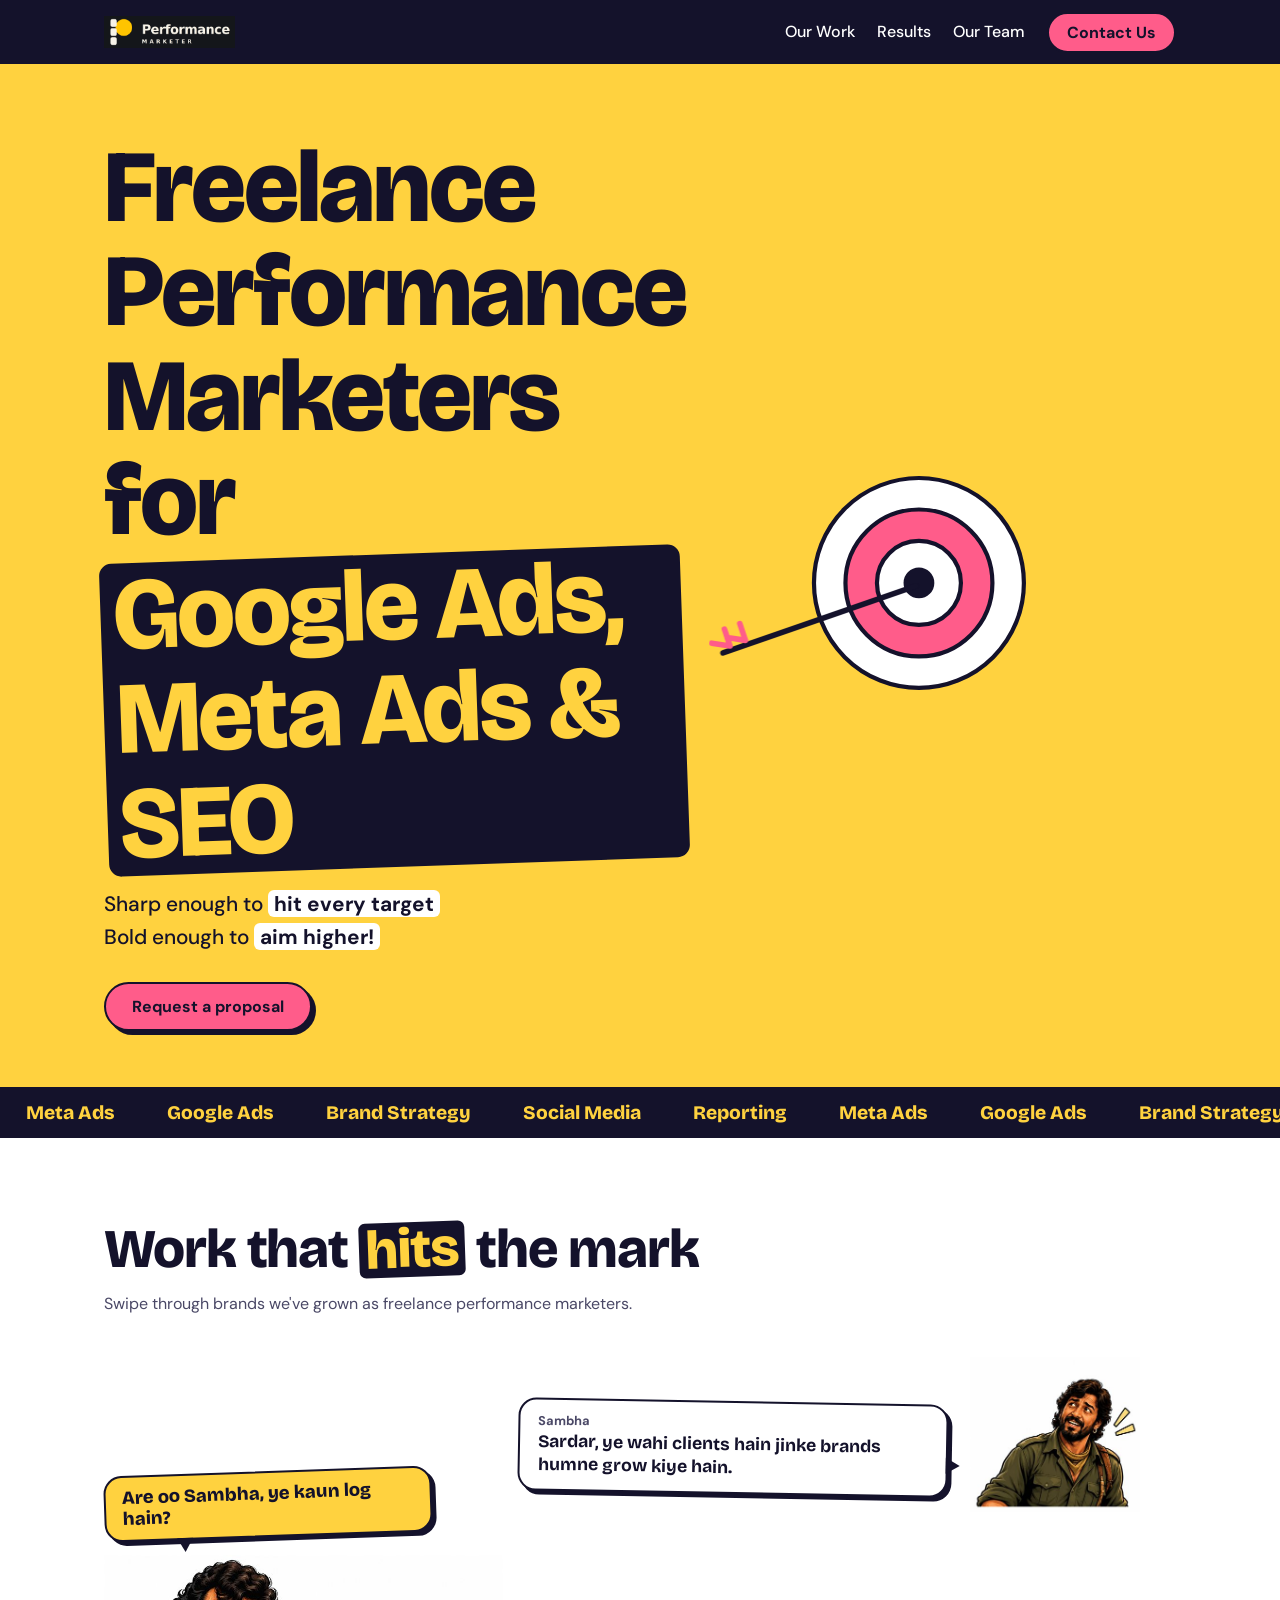
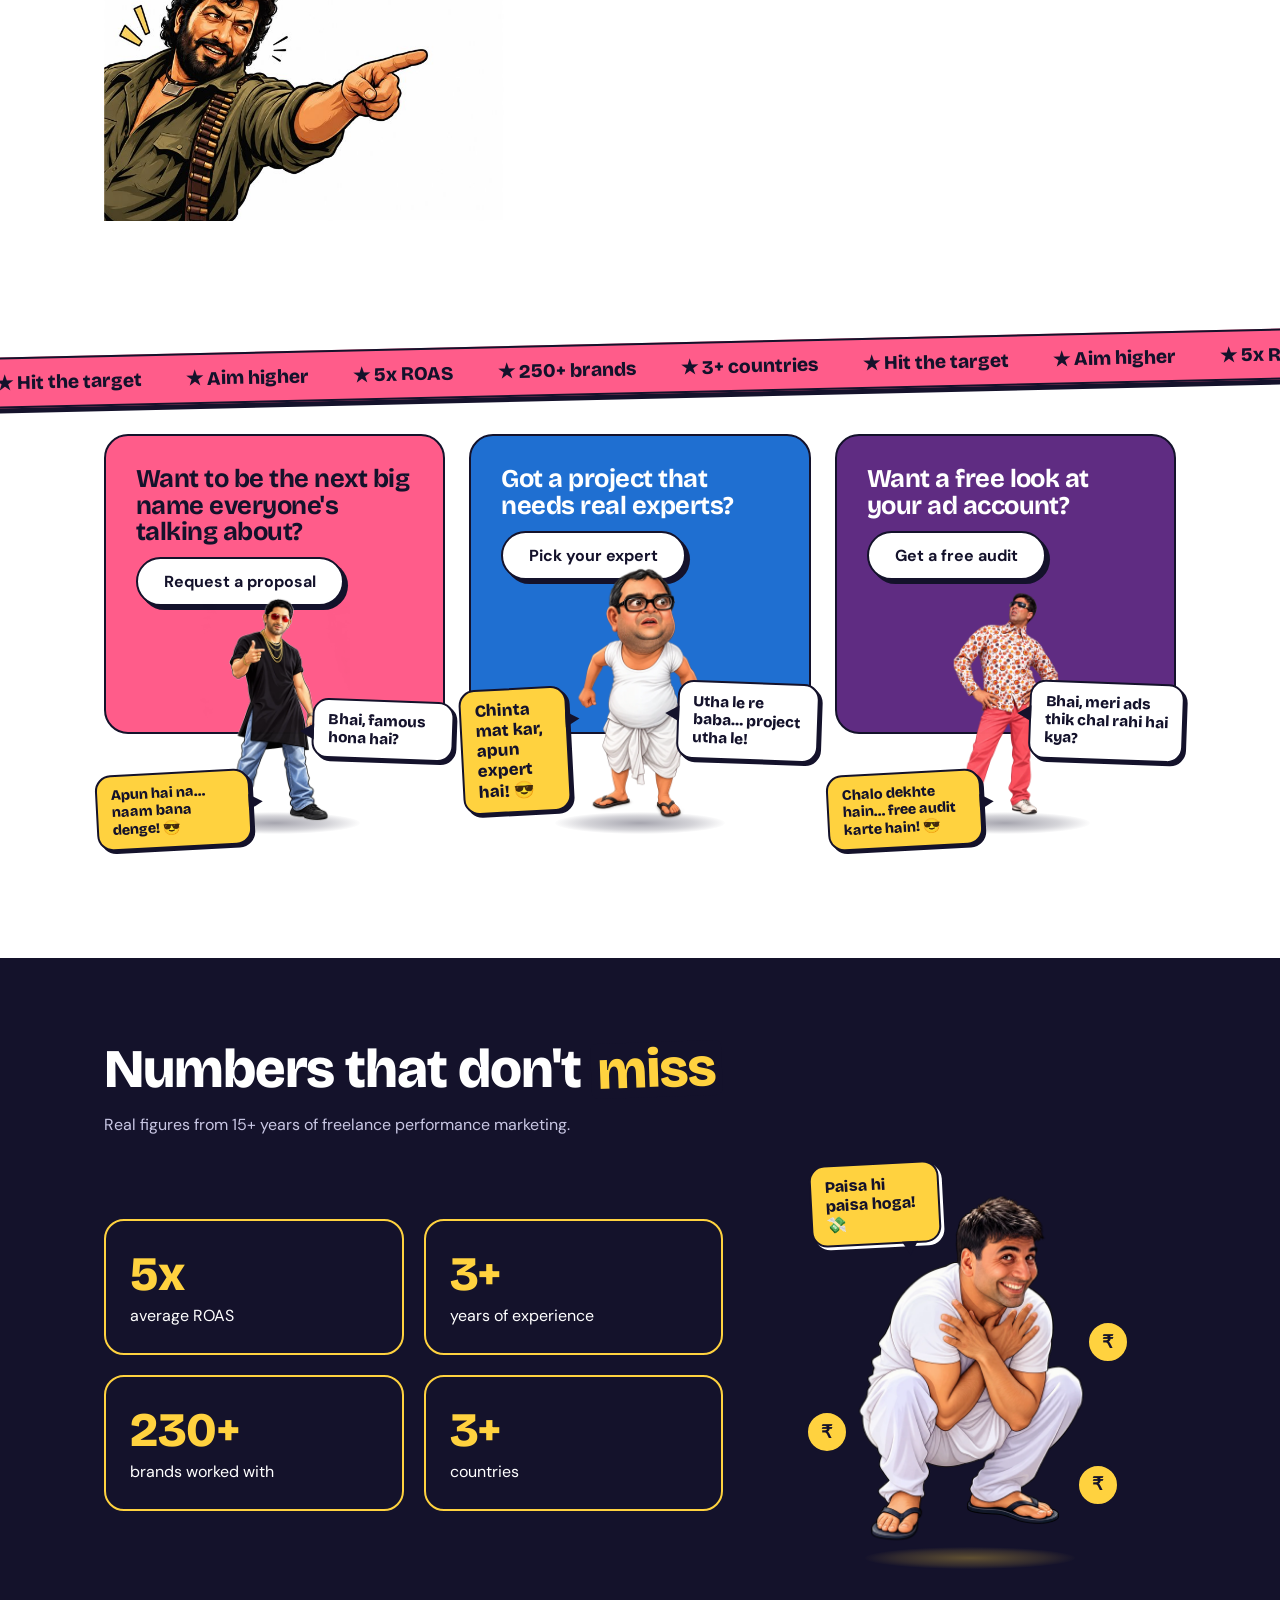
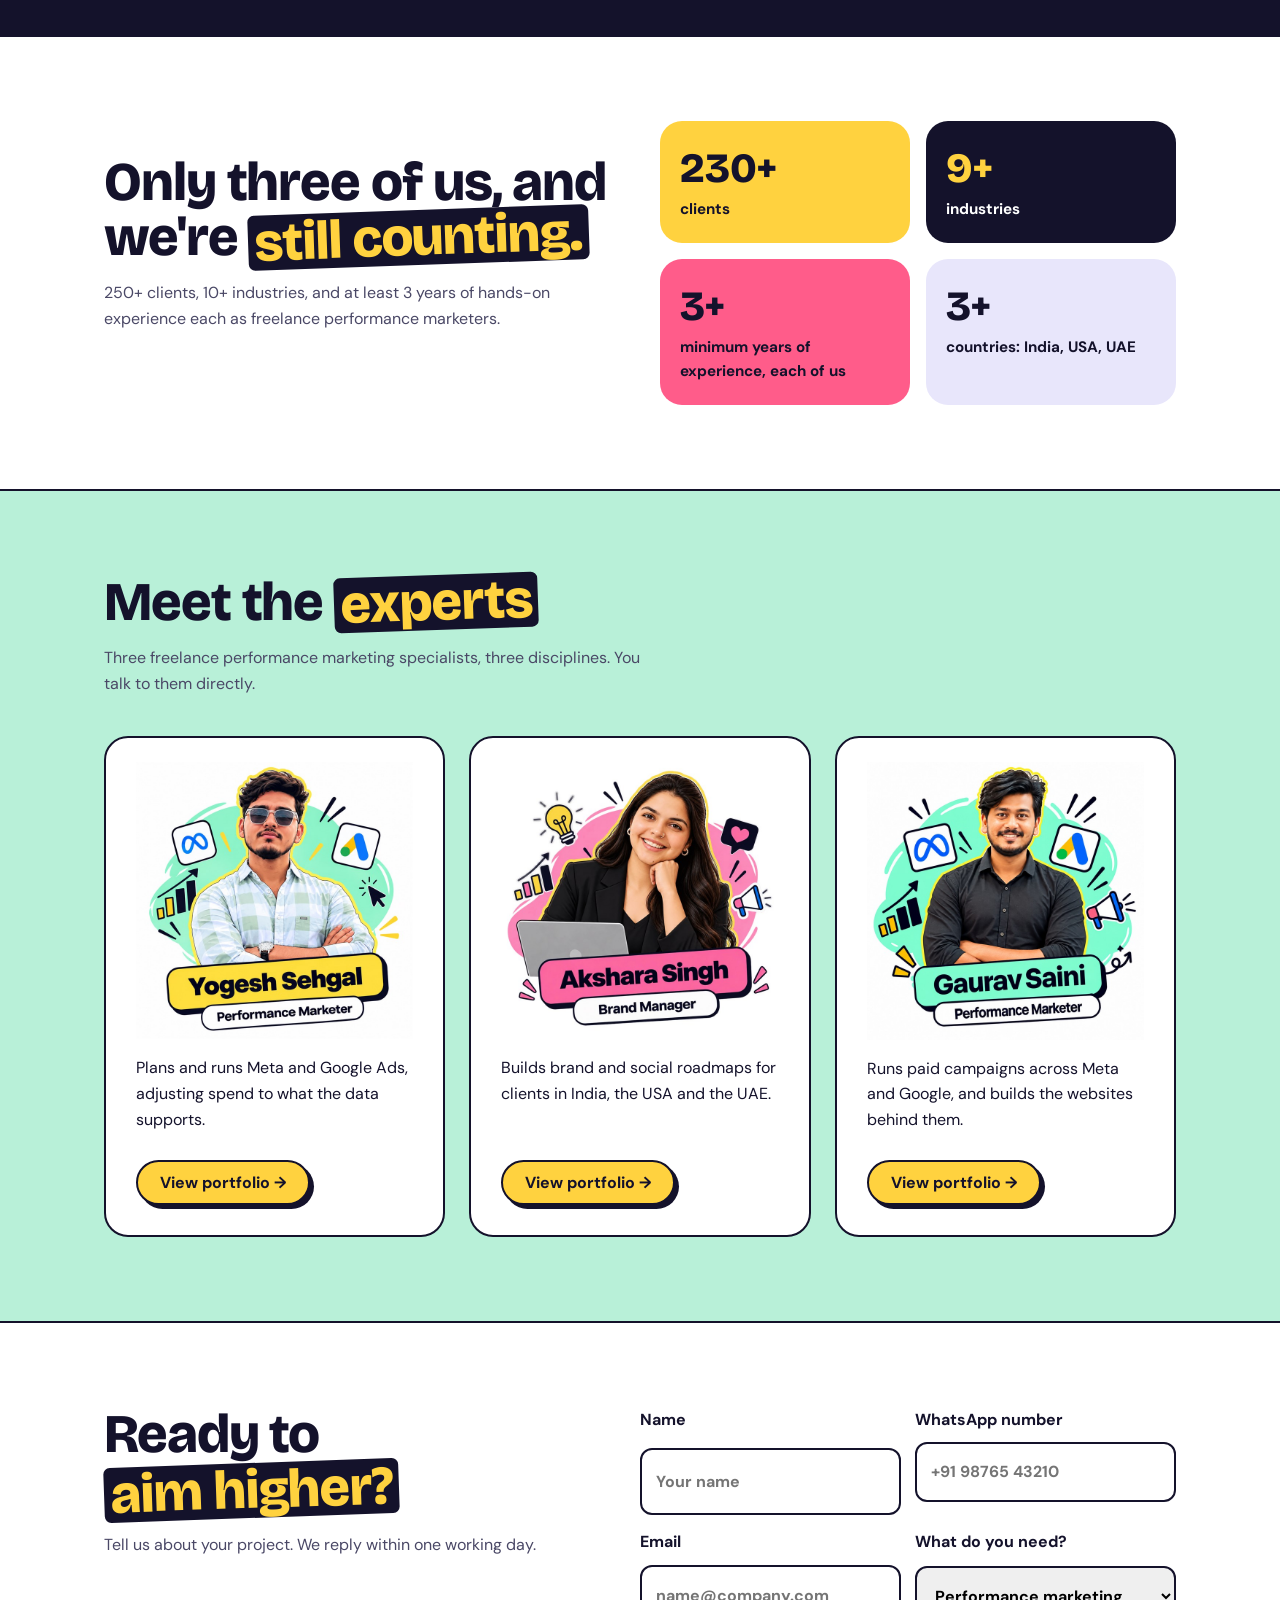
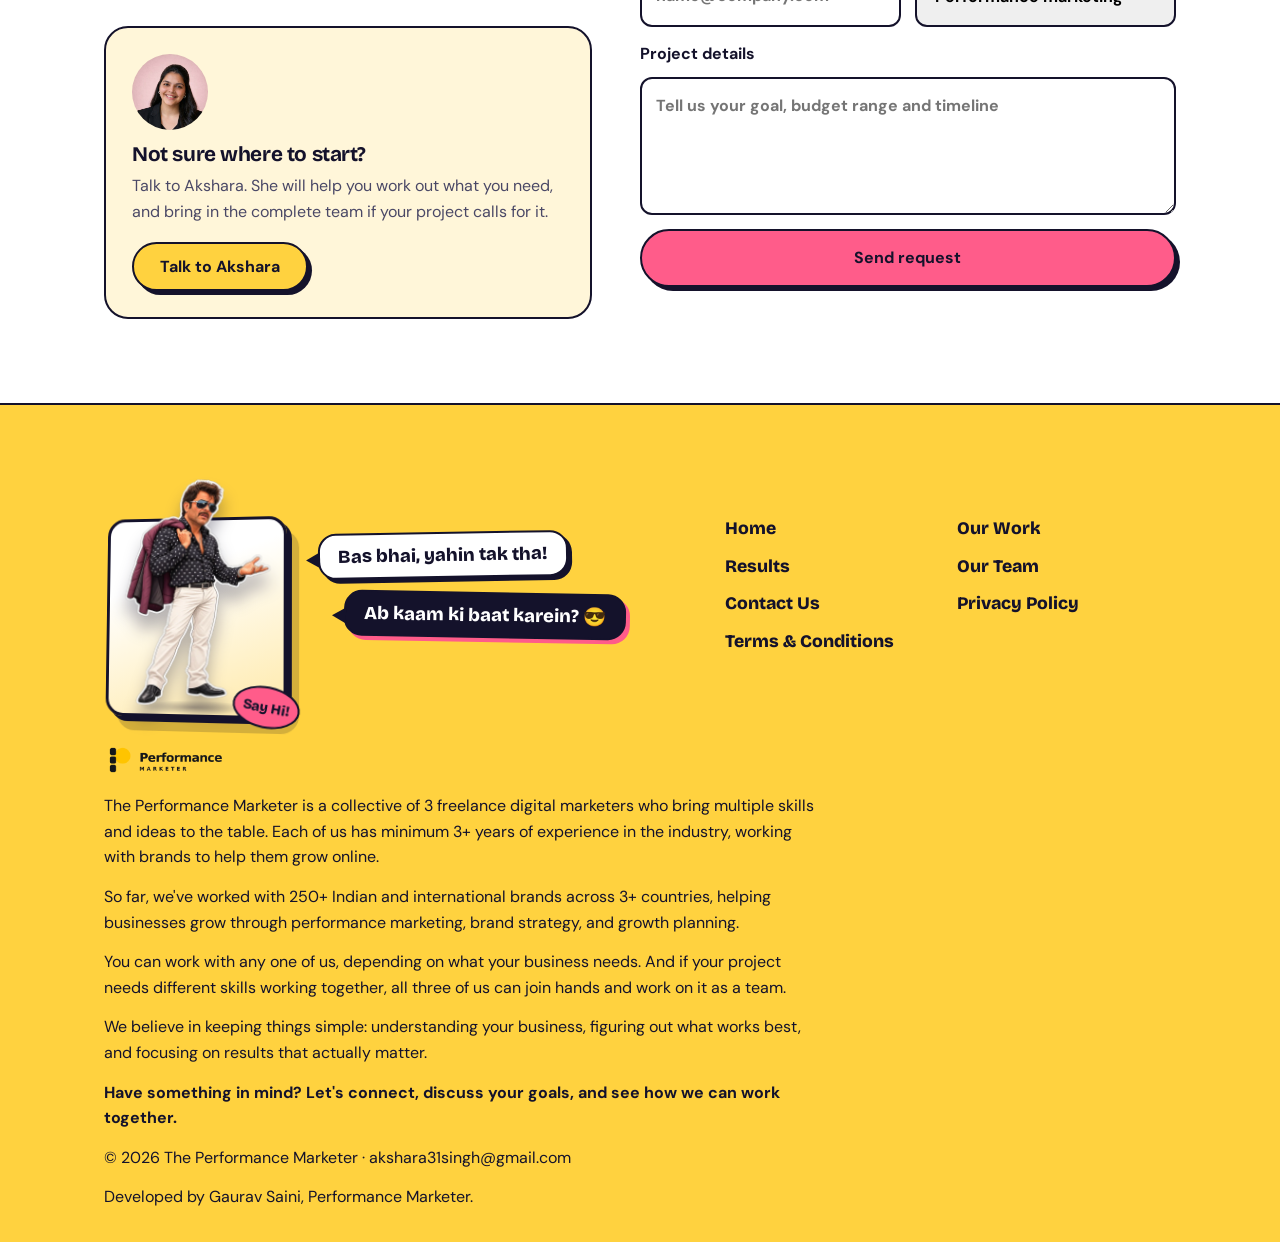
<file: index.html>
<!DOCTYPE html>
<html lang="en-IN"><head>
<!-- Google tag (gtag.js) -->
<script async src="https://www.googletagmanager.com/gtag/js?id=G-48MM2QTZTL"></script>
<script>
  window.dataLayer = window.dataLayer || [];
  function gtag(){dataLayer.push(arguments);}
  gtag('js', new Date());

  gtag('config', 'G-48MM2QTZTL');
</script>
<meta charset="utf-8"><meta name="viewport" content="width=device-width,initial-scale=1">
<title>Freelance Performance Marketers | The Performance Marketer</title>
<meta name="description" content="We're three freelance performance marketers who run Google and Meta ads, SEO, websites and brand strategy. Hire one of us or all three. We reply within a working day.">
<meta name="robots" content="index, follow, max-image-preview:large">
<link rel="canonical" href="https://www.theperformancemarketer.in/">
<link rel="icon" type="image/png" href="brand/icon-512.png">
<link rel="apple-touch-icon" href="brand/icon-512.png">
<meta name="theme-color" content="#14122b">
<meta property="og:title" content="Freelance Performance Marketers | The Performance Marketer">
<meta property="og:description" content="We're three freelance performance marketers who run Google and Meta ads, SEO, websites and brand strategy. Hire one of us or all three. We reply within a working day.">
<meta property="og:image" content="https://www.theperformancemarketer.in/brand/logo-stack.png">
<meta property="og:url" content="https://www.theperformancemarketer.in/">
<meta property="og:type" content="website">
<meta property="og:site_name" content="The Performance Marketer">
<meta property="og:locale" content="en_IN">
<meta name="twitter:card" content="summary_large_image">
<meta name="twitter:title" content="Freelance Performance Marketers | The Performance Marketer">
<meta name="twitter:description" content="We're three freelance performance marketers who run Google and Meta ads, SEO, websites and brand strategy. Hire one of us or all three. We reply within a working day.">
<script type="application/ld+json">
{
  "@context": "https://schema.org",
  "@type": "Organization",
  "name": "The Performance Marketer",
  "url": "https://www.theperformancemarketer.in/",
  "description": "We're three freelance performance marketers who run Google and Meta ads, SEO, websites and brand strategy. Hire one of us or all three. We reply within a working day.",
  "knowsAbout": [
    "Google Ads",
    "Meta Ads",
    "SEO",
    "Web Development",
    "Brand Strategy"
  ],
  "contactPoint": {
    "@type": "ContactPoint",
    "contactType": "customer service",
    "availableLanguage": ["English", "Hindi"],
    "description": "Response SLA: within one working day."
  }
}
</script>
<link rel="preconnect" href="https://fonts.googleapis.com">
<link rel="preconnect" href="https://fonts.gstatic.com" crossorigin>
<link href="https://fonts.googleapis.com/css2?family=Bricolage+Grotesque:wght@600;800&family=DM+Sans:wght@400;500;700&display=swap" rel="stylesheet">
<style>
:root{--ink:#14122b;--sun:#ffd23f;--pink:#ff5c8a;--mint:#b8f0d8;--w:#fff}
*{box-sizing:border-box;margin:0}html{scroll-behavior:smooth}
body{font-family:'DM Sans',system-ui,sans-serif;color:var(--ink);line-height:1.6;background:var(--w)}
h1,h2,h3{font-family:'Bricolage Grotesque','DM Sans',sans-serif;line-height:1.02;letter-spacing:-.02em}
a{color:inherit}:focus-visible{outline:3px solid var(--pink);outline-offset:3px}
.wrap{max-width:1120px;margin:0 auto;padding:0 24px}
nav{position:sticky;top:0;z-index:5;background:var(--ink);color:var(--w)}
nav .wrap{display:flex;justify-content:space-between;align-items:center;height:64px}
nav ul{display:flex;gap:22px;list-style:none;padding:0;align-items:center}
nav a{text-decoration:none;font-weight:500}.logo{font-family:'Bricolage Grotesque';font-weight:800;font-size:1.1rem}
.btn{display:inline-block;background:var(--pink);color:var(--ink);border:2px solid var(--ink);border-radius:999px;padding:12px 26px;font:700 1rem 'DM Sans';text-decoration:none;box-shadow:4px 4px 0 var(--ink);cursor:pointer;transition:.15s}
.btn:hover{transform:translate(2px,2px);box-shadow:2px 2px 0 var(--ink)}
.hero{background:var(--sun);overflow:hidden;position:relative;padding:72px 0 0}
.hero .wrap{display:grid;grid-template-columns:1.1fr .9fr;gap:24px;align-items:center}
.hero h1{font-size:clamp(3rem,8vw,6.4rem);font-weight:800}
.hero h1 .h1sub{display:block;font-size:.32em;line-height:1.3;letter-spacing:0;margin-top:.15em}
.hero h1 em,h2 em{font-style:normal;background:var(--ink);color:var(--sun);padding:0 .12em;border-radius:.12em;display:inline-block;transform:rotate(-2deg)}
.hero p{font-size:1.3rem;font-weight:500;margin:20px 0 28px}.hero p b{background:var(--w);padding:0 6px;border-radius:6px}
.art svg{width:100%;height:auto;display:block}
.arrow{animation:fly 1.4s cubic-bezier(.2,.7,.2,1) both}
@keyframes fly{from{transform:translate(-260px,60px);opacity:0}}
.ring{animation:pulse 2.4s 1.4s ease-out infinite;transform-origin:300px 200px}
@keyframes pulse{0%{transform:scale(1)}50%{transform:scale(1.04)}}
.ticker{background:var(--ink);color:var(--sun);overflow:hidden;white-space:nowrap;margin-top:56px}
.ticker div{display:inline-block;padding:14px 0;animation:slide 30s linear infinite;font:800 1.2rem 'Bricolage Grotesque'}
.ticker span{margin:0 26px}@keyframes slide{to{transform:translateX(-50%)}}
section{padding:84px 0}
h2{font-size:clamp(2rem,5vw,3.4rem);font-weight:800;margin-bottom:14px}
.lead{max-width:560px;margin-bottom:40px;color:#4a4866}
.lstrip{position:relative;margin:40px auto 0;overflow:hidden;perspective:1200px;-webkit-mask-image:linear-gradient(to right,transparent,#000 6%,#000 94%,transparent);mask-image:linear-gradient(to right,transparent,#000 6%,#000 94%,transparent)}
.ltrack{display:flex;gap:14px;padding:4px 0;cursor:grab;touch-action:pan-y;-webkit-user-select:none;user-select:none;will-change:transform;transform-style:preserve-3d}
.ltrack.dragging{cursor:grabbing}
.ltile{flex:none;width:var(--ltile-w,300px);aspect-ratio:3/4;background:#fff;border-radius:18px;box-shadow:0 2px 14px rgba(20,18,43,.1);display:grid;place-items:center;padding:16px;box-sizing:border-box;overflow:hidden}
.ltile img{display:block;width:100%;height:100%;object-fit:contain;pointer-events:none}
.three{display:grid;grid-template-columns:repeat(auto-fit,minmax(250px,1fr));gap:24px}
.box{border:2px solid var(--ink);border-radius:24px;padding:30px;background:var(--w);display:flex;flex-direction:column;gap:12px;align-items:flex-start}
.box .ico{font-size:2.4rem}.box h3{font-size:1.5rem}
.dark{background:var(--ink);color:var(--w)}.dark .lead{color:#c9c7e4}
.score{display:grid;grid-template-columns:repeat(auto-fit,minmax(220px,1fr));gap:20px}
.score div{border:2px solid var(--sun);border-radius:20px;padding:24px}
.score b{display:block;font:800 3rem 'Bricolage Grotesque';color:var(--sun)}
.team{background:var(--mint);border-block:2px solid var(--ink)}
.av{width:76px;height:76px;border-radius:50%;background:var(--ink);color:var(--sun);display:grid;place-items:center;font:800 1.5rem 'Bricolage Grotesque';margin-bottom:14px;overflow:hidden}
.av img{width:100%;height:100%;object-fit:cover}
form{display:grid;gap:14px;max-width:560px}label{display:grid;gap:6px;font-weight:700}
.cwrap{display:grid;grid-template-columns:minmax(0,1fr) minmax(0,1.1fr);gap:48px}
.ctext{display:flex;flex-direction:column}
.askcard{background:#fff6d9;border:2px solid var(--ink);border-radius:24px;padding:26px;margin-top:28px;display:flex;flex-direction:column;flex:1}
.askcard h3{font-size:1.3rem;margin-bottom:8px}.askcard p{color:#4a4866;margin-bottom:18px}
.askcard .btn{margin-top:auto;align-self:flex-start}
.frow{display:grid;grid-template-columns:minmax(0,1fr) minmax(0,1fr);gap:14px}
.frow input,.frow select{min-width:0}
.cwrap form{max-width:none}
@media(max-width:760px){.cwrap,.frow{grid-template-columns:1fr}}
input,textarea,select{font:inherit;padding:14px;border:2px solid var(--ink);border-radius:12px;width:100%}
dialog{border:2px solid var(--ink);border-radius:20px;padding:30px;max-width:420px;margin:auto}
footer{background:var(--sun);border-top:2px solid var(--ink);padding:48px 0 32px}
footer p{max-width:720px}footer .big{font:800 1.8rem 'Bricolage Grotesque';margin-bottom:12px}
@media(max-width:760px){.hero .wrap{grid-template-columns:1fr}nav ul li:not(:last-child){display:none}section{padding:60px 0}}
@media(prefers-reduced-motion:reduce){*{animation:none!important}}
.tall{min-height:300px;position:relative;overflow:visible;margin-bottom:140px}.tall h3{font-size:1.6rem}.tall svg{position:absolute;left:50%;bottom:-230px;width:190px;transform:translateX(-50%)}
.statswrap{display:grid;grid-template-columns:minmax(0,1fr) minmax(0,1fr);gap:40px;align-items:center}
.stattiles{display:grid;grid-template-columns:minmax(0,1fr) minmax(0,1fr);gap:16px}
.stattiles div{border-radius:22px;padding:22px 20px;font-weight:700;font-size:.95rem;min-width:0}
.stattiles b{display:block;font:800 2.6rem 'Bricolage Grotesque';margin-bottom:4px}
.stattiles .t-sun{background:var(--sun)}
.stattiles .t-ink{background:var(--ink);color:var(--w)}.stattiles .t-ink b{color:var(--sun)}
.stattiles .t-pink{background:var(--pink)}
.stattiles .t-lav{background:#e8e6fb}
.fgrid{display:grid;grid-template-columns:auto 1fr 1.2fr;gap:32px;align-items:center;margin-bottom:28px}.fcard{background:var(--sun);border:3px solid var(--ink);border-radius:18px;width:150px;padding:14px 10px 0;position:relative;background:#fff;box-shadow:5px 5px 0 var(--ink)}.fcard .mas{width:100%;display:block}.hi{position:absolute;top:-14px;right:-18px;background:var(--pink);border:2px solid var(--ink);border-radius:50%;padding:10px 8px;font:800 .85rem 'Bricolage Grotesque';transform:rotate(10deg)}
.fmsg{font-size:1.3rem;font-weight:500}.flinks{list-style:none;padding:0;display:grid;grid-template-columns:1fr 1fr;gap:12px}.flinks a{font:800 1.1rem 'Bricolage Grotesque';text-decoration:none}
@media(max-width:760px){.statswrap,.fgrid{grid-template-columns:1fr}.stattiles b{font-size:2.2rem}}
@keyframes up{from{opacity:0;translate:0 34px}}@keyframes bob{50%{translate:0 -12px}}@keyframes sway{50%{rotate:3deg}}@keyframes wig{25%{rotate:-4deg}75%{rotate:4deg}}
.hero h1{animation:up .8s .1s both}.hero p{animation:up .8s .3s both}.hero .btn{animation:up .8s .5s both}.art svg{animation:bob 4s 1.6s ease-in-out infinite}
.js .rv{opacity:0;translate:0 38px;transition:opacity .7s ease,translate .7s cubic-bezier(.2,.8,.2,1)}.js .rv.in{opacity:1;translate:none}
.tall svg{animation:bob 3.4s ease-in-out infinite}.tall:nth-child(2) svg{animation-delay:-1.1s}.tall:nth-child(3) svg{animation-delay:-2.2s}.tall:hover svg{animation:wig .6s ease-in-out infinite}
.box{transition:box-shadow .25s}.three>.box:hover{box-shadow:6px 6px 0 var(--ink)}
.score div{transition:background .25s,translate .25s}.score div:hover{background:#2a2750;translate:0 -6px}h2 em:hover{animation:wig .5s}.av{transition:rotate .4s}.box:hover .av{rotate:360deg}.hi{animation:sway 2s ease-in-out infinite}
@media(prefers-reduced-motion:reduce){*{transition:none!important}.js .rv{opacity:1;translate:none}}
@keyframes pop{40%{scale:1.18;color:#fff}}.score b.pop{animation:pop .5s ease;transform-origin:left}
.workgrid{display:grid;grid-template-columns:minmax(0,400px) minmax(0,1fr);gap:8px;align-items:end}
.gab{position:relative;margin-bottom:12px}.gab img{width:100%;height:auto;display:block;animation:nudge 1.6s ease-in-out infinite}
.bubble{position:absolute;top:0;right:-6%;max-width:62%;background:var(--sun);border:2px solid var(--ink);border-radius:18px;padding:10px 16px;font:800 1.15rem/1.15 'Bricolage Grotesque',sans-serif;box-shadow:4px 4px 0 var(--ink);rotate:3deg;animation:sway 2.4s ease-in-out infinite}
.bubble:after{content:"";position:absolute;left:18px;bottom:-14px;border:8px solid transparent;border-top:14px solid var(--ink);border-bottom:0}
.js .gab.rv{translate:-60px 0}.js .gab.rv.in{translate:none}
@keyframes nudge{50%{translate:10px 0}}
@media(max-width:760px){.workgrid{grid-template-columns:1fr}.gab{max-width:280px}.bubble{right:-30%}}
.gab{grid-column:1;grid-row:1/3;padding-top:84px}.workgrid .lstrip{grid-column:2;grid-row:2;margin:0 6px 8px}
.gab .bubble{top:0;left:0;right:auto;max-width:82%;rotate:-2deg}.gab .bubble:after{left:70px}
.reply{grid-column:2;grid-row:1;align-self:end;position:relative;background:#fff;border:2px solid var(--ink);border-radius:18px;padding:12px 18px;font:700 1.1rem/1.3 'Bricolage Grotesque',sans-serif;box-shadow:4px 4px 0 var(--ink);margin:0 6px 24px;max-width:520px;rotate:1deg}
.reply small{display:block;font:700 .8rem 'DM Sans',sans-serif;color:#4a4866;margin-bottom:2px}.reply:after{content:"";position:absolute;left:34px;bottom:-14px;border:8px solid transparent;border-top:14px solid var(--ink);border-bottom:0}
@media(max-width:760px){.gab,.reply,.workgrid .lstrip{grid-column:1;grid-row:auto}.gab{max-width:300px}.gab .bubble{right:auto}.reply{margin:16px 6px 24px}.workgrid .lstrip{margin:16px 0 0}}
.replyrow{grid-column:2;grid-row:1;align-self:end;display:flex;align-items:flex-end;margin:0 6px 20px}.replyrow .reply{flex:1 1 auto;max-width:430px;margin:0 22px 18px 0;grid-column:auto;grid-row:auto}
.reply:after{left:auto;right:-14px;bottom:22px;border:8px solid transparent;border-left:14px solid var(--ink);border-right:0}
.sam{width:170px;height:auto;flex:none;transform-origin:50% 100%;animation:wig 3.2s ease-in-out infinite}
@media(max-width:760px){.replyrow{grid-column:1;grid-row:auto}.sam{width:110px}}
.sr{position:absolute;width:1px;height:1px;overflow:hidden;clip:rect(0 0 0 0);white-space:nowrap}
.pf{width:100%;height:auto;display:block;margin:-6px 0 4px;animation:floaty 4.5s ease-in-out infinite;transition:scale .3s}.pf:hover{scale:1.06}
#team .three>.box:nth-child(2) .pf{animation-delay:-1.5s}#team .three>.box:nth-child(3) .pf{animation-delay:-3s}
@keyframes floaty{0%,100%{translate:0 0;rotate:-1.2deg}50%{translate:0 -14px;rotate:1.2deg}}
.tall .cimg{position:absolute;left:calc(50% - 85px);bottom:-90px;width:170px;height:auto;animation:floaty 4.5s -1.5s ease-in-out infinite}.tall:hover .cimg{animation:wig .6s ease-in-out infinite}
.cb{position:absolute;right:-2%;bottom:-100px;width:44%;background:#fff;color:var(--ink);border:2px solid var(--ink);border-radius:16px;padding:10px 14px;font:800 .95rem/1.2 'Bricolage Grotesque',sans-serif;box-shadow:3px 3px 0 var(--ink);rotate:2deg;animation:sway 2.6s ease-in-out infinite}
.cb:after{content:"";position:absolute;left:-14px;top:24px;border:8px solid transparent;border-right:14px solid var(--ink);border-left:0}
.cb.a{right:-3%;bottom:-28px;width:42%}.cb.b{right:0;bottom:-100px;width:38%;rotate:-2deg;animation-delay:-1s}
.cb.c{right:auto;left:-3%;bottom:-80px;width:32%;background:var(--sun);rotate:-3deg;font-size:1.05rem;animation-delay:-.5s}
.cb.c:after{left:auto;right:-14px;border-right:0;border-left:14px solid var(--ink)}
.cb.b:after{top:18px}
.tall .cimg.p1{width:190px;left:calc(50% - 95px);animation-delay:-.5s}.cb.c.w{width:38%;bottom:-100px}
.tall{padding-bottom:50px}.tall .cimg.p1{width:150px;left:calc(50% - 75px)}.cb.c.w{width:46%;font-size:.9rem;bottom:-115px}
.tall .cimg.p3{width:157px;left:calc(50% - 78px);animation-delay:-2.5s}.cb.a.l{width:46%}
.tall::before{content:"";position:absolute;left:calc(50% - 85px);bottom:-102px;width:170px;height:22px;border-radius:50%;background:radial-gradient(ellipse at center,rgba(20,18,43,.38) 0%,rgba(20,18,43,.18) 45%,rgba(20,18,43,0) 72%);animation:shadow 4.5s ease-in-out infinite;pointer-events:none}
.tall:nth-child(1)::before{animation-delay:-.5s}.tall:nth-child(2)::before{animation-delay:-1.5s}.tall:nth-child(3)::before{animation-delay:-2.5s}
@keyframes shadow{0%,100%{scale:1;opacity:1}50%{scale:.72;opacity:.55}}
@media(prefers-reduced-motion:reduce){.tall::before{animation:none}}
.rwrap{display:grid;grid-template-columns:minmax(0,1.5fr) minmax(0,1fr);gap:40px;align-items:center}.rwrap .score{grid-template-columns:repeat(2,minmax(0,1fr))}
.rchar{position:relative;max-width:300px;justify-self:center;width:100%}.rchar svg{width:100%;display:block;animation:bob 3.6s ease-in-out infinite;overflow:visible}
.coin{transform-box:fill-box;transform-origin:center;animation:rise 3.2s ease-in infinite}@keyframes rise{0%{translate:0 24px;opacity:0}25%{opacity:1}100%{translate:0 -60px;opacity:0}}
.rb{position:absolute;top:-4%;left:-14%;width:52%;background:var(--sun);color:var(--ink);border:2px solid var(--ink);border-radius:16px;padding:10px 14px;font:800 1rem/1.2 'Bricolage Grotesque',sans-serif;box-shadow:3px 3px 0 var(--w);rotate:-3deg;animation:sway 2.6s ease-in-out infinite}
.rb:after{content:"";position:absolute;right:22px;bottom:-14px;border:8px solid transparent;border-top:14px solid var(--ink);border-bottom:0}
@media(max-width:760px){.rwrap{grid-template-columns:1fr}.rchar{max-width:240px}.rb{left:-4%}}
@media(prefers-reduced-motion:reduce){.coin{animation:none}}
.pbtn{margin-top:auto;background:var(--sun);padding:10px 22px}.pbtn span{display:inline-block;transition:translate .2s}.pbtn:hover span{translate:5px 0}#team .box p{margin-bottom:16px}
.rchar{max-width:250px}.rimg{width:100%;height:auto;display:block;position:relative;z-index:1;animation:floaty 4.5s ease-in-out infinite}
.rchar::after{content:"";position:absolute;left:8%;bottom:-16px;width:84%;height:22px;border-radius:50%;background:radial-gradient(ellipse at center,rgba(255,210,63,.32) 0%,rgba(255,210,63,.12) 50%,rgba(255,210,63,0) 72%);animation:shadow 4.5s ease-in-out infinite}
.rchar i.coin{position:absolute;z-index:2;width:44px;height:44px;border-radius:50%;background:var(--sun);border:3px solid var(--ink);display:grid;place-items:center;font:800 1.1rem sans-serif;font-style:normal;color:var(--ink)}
.coin.c1{right:-14%;top:38%}.coin.c2{left:-16%;top:62%;animation-delay:-1s}.coin.c3{right:-10%;top:76%;animation-delay:-2s}
@media(prefers-reduced-motion:reduce){.rchar::after{animation:none}}
.score .emit{position:relative;z-index:3}
.cn{position:absolute;left:calc(50% - 16px);top:26px;width:32px;height:32px;border-radius:50%;background:var(--sun);box-shadow:inset 0 0 0 3px rgba(20,18,43,.28);display:grid;place-items:center;font:800 .95rem sans-serif;font-style:normal;color:var(--ink);opacity:0;pointer-events:none;animation:spit 2.4s var(--dl) ease-out infinite}
@keyframes spit{0%{opacity:0;translate:0 14px;scale:.4;rotate:y 0deg}12%{opacity:1}45%{translate:calc(var(--x)*.6) -86px;scale:1}100%{opacity:0;translate:var(--x) -10px;scale:.9;rotate:y 540deg}}
@media(prefers-reduced-motion:reduce){.cn{display:none}}
.cn{width:44px;height:44px;border:3px solid var(--ink);box-shadow:none;font:800 1.1rem sans-serif;left:calc(50% + var(--x) - 22px);top:12px;animation:rise 3.2s var(--dl) ease-in infinite}
.cn{left:calc(var(--x) - 22px);top:-34px}
.fcard{width:182px;height:200px;margin-top:64px;padding:0;overflow:visible;background:linear-gradient(160deg,#fff 30%,#ffe9a8);transform:perspective(700px) rotateY(-9deg) rotateX(3deg);transition:transform .4s;box-shadow:5px 5px 0 var(--ink),12px 14px 0 rgba(20,18,43,.18)}.fcard:hover{transform:perspective(700px) rotateY(6deg) rotateX(0)}
.fimg{position:absolute;z-index:2;left:calc(50% - 76px);bottom:8px;width:152px;height:auto;filter:drop-shadow(0 14px 8px rgba(20,18,43,.3));animation:floaty 4.5s ease-in-out infinite}
.fcard::after{content:"";position:absolute;left:18%;width:64%;bottom:0;height:14px;border-radius:50%;background:radial-gradient(ellipse at center,rgba(20,18,43,.35),rgba(20,18,43,0) 70%);animation:shadow 4.5s ease-in-out infinite}
.fcard .hi{top:auto;bottom:-12px;right:-16px;z-index:3}
.fmsg{display:grid;gap:14px;justify-items:start;font-size:1rem}.fb{position:relative;background:#fff;border:2px solid var(--ink);border-radius:18px;padding:10px 18px;font:800 1.15rem/1.2 'Bricolage Grotesque',sans-serif;box-shadow:4px 4px 0 var(--ink);rotate:-1deg;animation:sway 2.8s ease-in-out infinite}
.fb:after{content:"";position:absolute;left:-14px;top:16px;border:8px solid transparent;border-right:14px solid var(--ink);border-left:0}.fb.f2{background:var(--ink);color:#fff;margin-left:26px;rotate:1deg;box-shadow:4px 4px 0 var(--pink);animation-delay:-1.3s}
@media(prefers-reduced-motion:reduce){.fcard::after{animation:none}}
html{scroll-padding-top:64px;-webkit-text-size-adjust:100%}.burger{display:none;background:none;border:2px solid #fff;color:#fff;border-radius:10px;padding:4px 12px;font-size:1.3rem;cursor:pointer;line-height:1.2}
@media(max-width:760px){body{overflow-x:clip}.burger{display:block}nav .wrap{height:60px}.logo{font-size:1rem;max-width:70%}
nav ul{position:absolute;top:100%;left:0;right:0;background:var(--ink);flex-direction:column;align-items:flex-start;padding:8px 24px 22px;gap:16px;display:none;border-top:1px solid rgba(255,255,255,.15)}nav.open ul{display:flex}nav ul li:not(:last-child){display:list-item}
.hero{padding-top:48px}.hero p{font-size:1.1rem}.score div{padding:18px}.score b{font-size:2.4rem}
.tall{margin-bottom:160px}.cb{font-size:.82rem;padding:8px 10px;border-radius:14px}.cb.a{width:46%;bottom:-30px}.cb.a.l{width:48%}.cb.b{width:42%;bottom:-160px}.cb.c{width:36%;bottom:-80px}.cb.c.w{width:48%;bottom:-120px;font-size:.8rem}
.rb{font-size:.9rem}.stattiles{gap:12px}.fmsg .fb{font-size:1rem}.fgrid{gap:28px}}
.tapewrap{overflow:hidden;padding:26px 0 40px}.tape{background:var(--pink);border-block:2px solid var(--ink);overflow:hidden;white-space:nowrap;rotate:-1.3deg;width:104%;margin-left:-2%;box-shadow:0 5px 0 var(--ink)}
.tape>div{display:inline-block;padding:12px 0;animation:slide 30s linear infinite reverse;font:800 1.2rem 'Bricolage Grotesque',sans-serif;color:var(--ink)}.tape span{margin:0 22px}
</style></head><body>
<nav><div class="wrap"><a class="logo" href="#top" style="text-decoration:none;display:flex;align-items:center"><img src="brand/logo-horizontal-dark.png" width="131" height="32" alt="The Performance Marketer" style="height:32px;width:auto;display:block"></a><button class="burger" aria-label="Menu" aria-expanded="false">☰</button>
<ul><li><a href="#work">Our Work</a></li><li><a href="#results">Results</a></li><li><a href="#team">Our Team</a></li><li><a class="btn" href="#contact" style="padding:8px 18px;box-shadow:none">Contact Us</a></li></ul></div></nav>

<header class="hero" id="top"><div class="wrap">
<div><h1>Freelance Performance Marketers for <em>Google Ads, Meta Ads &amp; SEO</em></h1>
<p>Sharp enough to <b>hit every target</b><br>Bold enough to <b>aim higher!</b></p>
<a class="btn" href="#contact">Request a proposal</a></div>
<div class="art" aria-hidden="true"><svg viewBox="0 0 600 400">
<g class="ring"><circle cx="300" cy="200" r="150" fill="#fff" stroke="#14122b" stroke-width="6"/><circle cx="300" cy="200" r="105" fill="#ff5c8a" stroke="#14122b" stroke-width="6"/><circle cx="300" cy="200" r="60" fill="#fff" stroke="#14122b" stroke-width="6"/><circle cx="300" cy="200" r="22" fill="#14122b"/></g>
<g class="arrow"><path d="M20 300 L296 204" stroke="#14122b" stroke-width="8" stroke-linecap="round"/><path d="M20 300 L-10 330 M20 300 L50 330" stroke="#14122b" stroke-width="0"/><path d="M30 290 l-26 -4 M30 290 l-8 -24 M52 282 l-26 -4 M52 282 l-8 -24" stroke="#ff5c8a" stroke-width="8" stroke-linecap="round"/></g></svg></div>
</div>
<div class="ticker" aria-hidden="true"><div><span>Meta Ads</span><span>Google Ads</span><span>Brand Strategy</span><span>Social Media</span><span>Reporting</span><span>Meta Ads</span><span>Google Ads</span><span>Brand Strategy</span><span>Social Media</span><span>Reporting</span><span>Meta Ads</span><span>Google Ads</span><span>Brand Strategy</span><span>Social Media</span><span>Reporting</span><span>Meta Ads</span><span>Google Ads</span><span>Brand Strategy</span><span>Social Media</span><span>Reporting</span></div></div>
</header>

<section id="work"><div class="wrap"><h2>Work that <em>hits</em> the mark</h2>
<p class="lead">Swipe through brands we've grown as freelance performance marketers.</p>
<div class="workgrid"><div class="gab"><img src="home-art/sardar-pointing.jpg" width="700" height="467" loading="lazy" alt="Sardar pointing at the client list"><span class="bubble">Are oo Sambha, ye kaun log hain?</span></div><div class="replyrow"><p class="reply"><small>Sambha</small>Sardar, ye wahi clients hain jinke brands humne grow kiye hain.</p><img class="sam" src="home-art/sambha-laughing.jpg" width="360" height="329" loading="lazy" alt="Sambha laughing"></div><div class="lstrip" id="lstrip"><div class="ltrack" id="ltrack" aria-label="Client logos"></div></div></div>
</div></section>

<div class="tapewrap" aria-hidden="true"><div class="tape"><div><span>★ Hit the target</span><span>★ Aim higher</span><span>★ 5x ROAS</span><span>★ 250+ brands</span><span>★ 3+ countries</span><span>★ Hit the target</span><span>★ Aim higher</span><span>★ 5x ROAS</span><span>★ 250+ brands</span><span>★ 3+ countries</span><span>★ Hit the target</span><span>★ Aim higher</span><span>★ 5x ROAS</span><span>★ 250+ brands</span><span>★ 3+ countries</span><span>★ Hit the target</span><span>★ Aim higher</span><span>★ 5x ROAS</span><span>★ 250+ brands</span><span>★ 3+ countries</span></div></div></div>
<section style="padding-top:0"><div class="wrap three tallgrid">
<div class="box tall" style="background:var(--pink)"><h3>Want to be the next big name everyone's talking about?</h3><a class="btn" style="background:var(--w)" href="#contact">Request a proposal</a><img class="cimg p1" src="home-art/gold-chain-guy.webp" width="320" height="480" loading="lazy" alt="Cartoon character with gold chains"><span class="cb a">Bhai, famous hona hai?</span><span class="cb c w">Apun hai na… naam bana denge! 😎</span></div>
<div class="box tall" style="background:#1f6fd1;color:#fff"><h3>Got a project that needs real experts?</h3><a class="btn" style="background:var(--w)" href="#team">Pick your expert</a><img class="cimg" src="home-art/babu-rao-guy.webp" width="360" height="540" loading="lazy" alt="Babu Rao cartoon character"><span class="cb a">Utha le re baba… project utha le!</span><span class="cb c">Chinta mat kar, apun expert hai! 😎</span></div>
<div class="box tall" style="background:#5f2c82;color:#fff"><h3>Want a free look at your ad account?</h3><a class="btn" style="background:var(--w)" href="#contact">Get a free audit</a><img class="cimg p3" src="home-art/raju-guy.webp" width="340" height="510" loading="lazy" alt="Raju cartoon character"><span class="cb a l">Bhai, meri ads thik chal rahi hai kya?</span><span class="cb c w">Chalo dekhte hain… free audit karte hain! 😎</span></div>
</div></section>

<section class="dark" id="results"><div class="wrap"><h2>Numbers that don't <em>miss</em></h2>
<p class="lead">Real figures from 15+ years of freelance performance marketing.</p>
<div class="rwrap"><div class="score"><div class="emit"><b>5x</b>average ROAS</div><div><b>3+</b>years of experience</div><div><b>250+</b>brands worked with</div><div><b>3+</b>countries</div></div><div class="rchar"><img class="rimg" src="home-art/money-guy.webp" width="520" height="780" loading="lazy" alt="Cartoon character crouching with coins"><i class="coin c1">₹</i><i class="coin c2">₹</i><i class="coin c3">₹</i><span class="rb">Paisa hi paisa hoga! 💸</span></div></div></div></section>

<section id="wins"><div class="wrap statswrap"><div><h2>Only three of us, and we're <em>still counting.</em></h2><p class="lead">250+ clients, 10+ industries, and at least 3 years of hands-on experience each as freelance performance marketers.</p></div>
<div class="stattiles"><div class="t-sun"><b>250+</b>clients</div><div class="t-ink"><b>10+</b>industries</div><div class="t-pink"><b>3+</b>minimum years of experience, each of us</div><div class="t-lav"><b>3+</b>countries: India, USA, UAE</div></div></div></section><section class="team" id="team"><div class="wrap"><h2>Meet the <em>experts</em></h2>
<p class="lead">Three freelance performance marketing specialists, three disciplines. You talk to them directly.</p>
<div class="three">
<div class="box"><img class="pf" src="home-art/yogesh-badge.jpg" width="760" height="760" loading="lazy" alt="Yogesh Sehgal, Freelance Performance Marketer"><h3 class="sr">Yogesh Sehgal</h3><b class="sr">Freelance Performance Marketer</b><p>Plans and runs Meta and Google Ads, adjusting spend to what the data supports.</p><a class="btn pbtn" href="yogesh.html" aria-label="View Yogesh's portfolio">View portfolio <span>→</span></a></div>
<div class="box"><img class="pf" src="home-art/akshara-badge.jpg" width="760" height="760" loading="lazy" alt="Akshara Singh, Freelance Brand Manager"><h3 class="sr">Akshara Singh</h3><b class="sr">Freelance Brand Manager</b><p>Builds brand and social roadmaps for clients in India, the USA and the UAE.</p><a class="btn pbtn" href="akshara.html" aria-label="View Akshara's portfolio">View portfolio <span>→</span></a></div>
<div class="box"><img class="pf" src="home-art/gaurav-badge-new.jpg" width="760" height="760" loading="lazy" alt="Gaurav Saini, Freelance Performance Marketer"><h3 class="sr">Gaurav Saini</h3><b class="sr">Freelance Performance Marketer</b><p>Runs paid campaigns across Meta and Google, and builds the websites behind them.</p><a class="btn pbtn" href="gaurav.html" aria-label="View Gaurav's portfolio">View portfolio <span>→</span></a></div>
</div></div></section>

<section id="contact"><div class="wrap"><div class="cwrap">
<div class="ctext"><h2>Ready to <em>aim higher?</em></h2><p class="lead">Tell us about your project. We reply within one working day.</p>
<div class="askcard"><span class="av"><img src="akshara-avatar.jpg" width="300" height="300" alt="Akshara Singh, Freelance Brand Manager" loading="lazy"></span><h3>Not sure where to start?</h3><p>Talk to Akshara. She will help you work out what you need, and bring in the complete team if your project calls for it.</p><a class="btn" id="talk-to-akshara-btn" style="background:var(--sun)" href="https://wa.me/919927602553?text=Hi%20Akshara%2C%20I%27m%20not%20sure%20where%20to%20start%20with%20my%20project." target="_blank" rel="noopener">Talk to Akshara</a></div></div>
<form id="leadform" action="mailto:akshara31singh@gmail.com" method="post" enctype="text/plain">
<div class="frow"><label>Name<input name="name" placeholder="Your name" required></label><label>WhatsApp number<input type="tel" inputmode="numeric" id="leadform-phone" name="phone" placeholder="+91 98765 43210"><span id="leadform-phone-error" style="display:block;color:#c0152f;font-size:.85rem;font-weight:600;margin-top:4px"></span></label></div>
<div class="frow"><label>Email<input type="email" name="email" placeholder="name@company.com" required></label><label>What do you need?<select name="need"><option>Performance marketing</option><option>Brand and social strategy</option><option>SEO and website</option><option>Full growth team</option><option>Not sure yet</option></select></label></div>
<label>Project details<textarea name="details" rows="4" placeholder="Tell us your goal, budget range and timeline"></textarea></label><button class="btn" type="submit">Send request</button><p id="leadform-status" role="status" style="margin-top:10px;font-weight:600"></p></form></div></div></section>
<script>
(function(){
  var form = document.getElementById('leadform');
  var status = document.getElementById('leadform-status');
  var phoneInput = document.getElementById('leadform-phone');
  var phoneError = document.getElementById('leadform-phone-error');
  var endpoint = 'https://script.google.com/macros/s/AKfycbzT__66X2mDvfwg8HCaFlByIcXhHT5hy0iRJ2wsI7XL-CZ4_a4fCYoqhzQRVVbMkAYy1w/exec';
  if (!form) return;

  function cleanIndianPhone(raw) {
    var digits = (raw || '').replace(/\D/g, '');
    if (digits.length === 12 && digits.indexOf('91') === 0) digits = digits.slice(2);
    if (digits.length === 11 && digits.indexOf('0') === 0) digits = digits.slice(1);
    return digits.length === 10 ? digits : null;
  }

  phoneInput.addEventListener('input', function(){ phoneError.textContent = ''; });

  form.addEventListener('submit', function(e){
    e.preventDefault();
    phoneError.textContent = '';
    var cleanedPhone = cleanIndianPhone(phoneInput.value);
    if (phoneInput.value.trim() !== '' && !cleanedPhone) {
      phoneError.textContent = "That doesn't look like a valid 10-digit WhatsApp number. Please correct it.";
      phoneInput.focus();
      return;
    }
    if (cleanedPhone) phoneInput.value = '+91 ' + cleanedPhone;
    var btn = form.querySelector('button[type="submit"]');
    btn.disabled = true;
    status.textContent = 'Sending...';
    var data = new FormData(form);
    fetch(endpoint, { method: 'POST', mode: 'no-cors', body: data })
      .then(function(){
        form.reset();
        window.location.href = 'thankyou.html';
      })
      .catch(function(){
        status.textContent = 'Something went wrong. Please email akshara31singh@gmail.com directly.';
        btn.disabled = false;
      });
  });

  var talkToAkshara = document.getElementById('talk-to-akshara-btn');
  if (talkToAkshara) {
    talkToAkshara.addEventListener('click', function(){
      if (typeof gtag === 'function') gtag('event', 'generate_lead', { event_category: 'lead', event_label: 'talk_to_akshara_home' });
    });
  }
})();
</script>

<footer><div class="wrap fgrid"><div class="fcard"><img class="fimg" src="home-art/polka-dot-guy.webp" width="320" height="480" loading="lazy" alt="Cartoon character waving hello"><span class="hi">Say Hi!</span></div><div class="fmsg"><span class="fb">Bas bhai, yahin tak tha!</span><span class="fb f2">Ab kaam ki baat karein? 😎</span></div>
<ul class="flinks"><li><a href="#top">Home</a></li><li><a href="#work">Our Work</a></li><li><a href="#results">Results</a></li><li><a href="#team">Our Team</a></li><li><a href="#contact">Contact Us</a></li><li><a href="privacy.html">Privacy Policy</a></li><li><a href="terms.html">Terms &amp; Conditions</a></li></ul></div>
<div class="wrap"><img src="brand/logo-horizontal-light.png" width="123" height="30" loading="lazy" alt="The Performance Marketer" style="height:30px;width:auto;display:block;margin-bottom:18px"><p>The Performance Marketer is a collective of 3 freelance digital marketers who bring multiple skills and ideas to the table. Each of us has minimum 3+ years of experience in the industry, working with brands to help them grow online.</p><p style="margin-top:14px">So far, we've worked with 250+ Indian and international brands across 3+ countries, helping businesses grow through performance marketing, brand strategy, and growth planning.</p><p style="margin-top:14px">You can work with any one of us, depending on what your business needs. And if your project needs different skills working together, all three of us can join hands and work on it as a team.</p><p style="margin-top:14px">We believe in keeping things simple: understanding your business, figuring out what works best, and focusing on results that actually matter.</p><p style="margin-top:14px"><b>Have something in mind? Let's connect, discuss your goals, and see how we can work together.</b></p><p style="margin-top:14px">© 2026 The Performance Marketer · akshara31singh@gmail.com</p><p style="margin-top:14px">Developed by Gaurav Saini, Performance Marketer.</p></div></footer>
<script>
document.documentElement.classList.add('js');
(function(){var r=matchMedia('(prefers-reduced-motion:reduce)').matches;
var els=document.querySelectorAll('h2,.lead,.gab,.rchar,.lstrip,.box:not(.tall),.tall,.score div,.stattiles div,.fgrid,form');
els.forEach(function(e){e.classList.add('rv');var i=[].indexOf.call(e.parentNode.children,e);e.style.transitionDelay=Math.min(i,6)*90+'ms'});
var io=new IntersectionObserver(function(a){a.forEach(function(x){if(!x.isIntersecting)return;x.target.classList.add('in');io.unobserve(x.target);
var b=x.target.querySelector&&x.target.querySelector('b');if(b&&(x.target.closest('.score')||x.target.closest('.stattiles')))count(b)})},{threshold:.15});
els.forEach(function(e){io.observe(e)});
function count(b){var t=b.dataset.v,n=parseInt(t),suf=t.replace(/^\d+/,''),s=null;b.classList.remove('pop');
function f(ts){s=s||ts;var p=Math.min((ts-s)/2000,1);b.textContent=Math.round(n*(1-Math.pow(1-p,4)))+suf;if(p<1)requestAnimationFrame(f);else{void b.offsetWidth;b.classList.add('pop')}}requestAnimationFrame(f)}
document.querySelectorAll('.score div,.stattiles div').forEach(function(d){var b=d.querySelector('b');b.dataset.v=b.textContent;b.textContent='0'+b.textContent.replace(/^\d+/,'');d.addEventListener('mouseenter',function(){count(b)})});
})();
</script>
<script>
(function(){
var CLIENTS=[{n:"Miffy's Mansion",l:"logos/miffys-mansion.png"},{n:"Airoright",l:"akshara-logos/airoright.jpg"},{n:"Giva",l:"yogesh-logos/giva.png"},{n:"Salmon Stretch",l:"logos/salmon-stretch.jpg"},{n:"Baithak, The Craft Kitchen",l:"akshara-logos/baithak-the-craft-kitchen.jpg"},{n:"Reliance Trends",l:"yogesh-logos/trends.jpg"},{n:"The Home Saga",l:"logos/home-saga.jpg"},{n:"Confidential Client",l:"akshara-logos/brand-logo-25.jpg"},{n:"Reliance Footwear",l:"yogesh-logos/trends-footwear.jpg"},{n:"Aren Jewellers",l:"logos/aren-jewellers.png"},{n:"Bunkoo's",l:"akshara-logos/bunkoos.jpg"},{n:"Zepto",l:"yogesh-logos/zepto.jpg"},{n:"Saahibha Groverr",l:"logos/saahibha-groverr.webp"},{n:"BYD, Shine Your Dine",l:"akshara-logos/byd-shine-your-dine.jpg"},{n:"Cult",l:"yogesh-logos/cult.jpg"},{n:"Dr. Sunita Arora",l:"logos/dr-sunita-arora.webp"},{n:"CUETMock",l:"akshara-logos/cuetmock.jpg"},{n:"Supreme Food",l:"yogesh-logos/supreme-the-food-co.jpg"},{n:"Elysian Home Decor",l:"logos/elysian-home-decor.png"},{n:"DLF Privana",l:"akshara-logos/dlf-privana.jpg"},{n:"Neelkamal Sleep",l:"yogesh-logos/nilkamal.jpg"},{n:"Klifora Diamond",l:"logos/klifora.png"},{n:"Dont Hire",l:"akshara-logos/dont-hire.jpg"},{n:"SCI International Hospital",l:"yogesh-logos/sci-international-hospital.jpg"},{n:"KK Dental",l:"logos/kk-dental.jpg"},{n:"Dr Suniti Goel",l:"akshara-logos/dr-suniti-goel.jpg"},{n:"The Sight Avenue",l:"yogesh-logos/the-sight-avenue.jpg"},{n:"Modern School, Barakhamba",l:"logos/modern-school.png"},{n:"GreenChef",l:"akshara-logos/greenchef.jpg"},{n:"Embellish Gold UAE",l:"yogesh-logos/embellish-gold.jpg"},{n:"IELTS Guru",l:"logos/ielts-guru.png"},{n:"Hunting Hawks",l:"akshara-logos/hunting-hawks.jpg"},{n:"Rita Drinks",l:"logos/rita.png"},{n:"Huntio Organics",l:"akshara-logos/huntio-organics.jpg"},{n:"NutroYumm",l:"logos/nutroyumm.jpg"},{n:"IELTS Consulting Guru",l:"akshara-logos/ielts-consulting-guru.jpg"},{n:"Elan The Emperor",l:"logos/elan.png"},{n:"Kamat Group",l:"akshara-logos/kamat-group.jpg"},{n:"Suresh Mansharamani",l:"logos/suresh-mansharamani.png"},{n:"Karim's",l:"akshara-logos/karims.jpg"},{n:"Rentelse",l:"logos/rentelse.png"},{n:"Meritus AI",l:"akshara-logos/meritus-ai.jpg"},{n:"Uniworld Studios",l:"logos/uniworld-studios.svg"},{n:"Midson Group",l:"akshara-logos/midson-group.jpg"},{n:"Tangenz Corporation",l:"logos/tangenz.svg"},{n:"Peggy Icecream",l:"akshara-logos/peggy-icecream.jpg"},{n:"Iamsg",l:"logos/iamsg.svg"},{n:"Prabhat Realty",l:"akshara-logos/prabhat-realty.jpg"},{n:"Realistic Realtors",l:"akshara-logos/realistic-realtors.jpg"},{n:"Rentit4me",l:"akshara-logos/rentit4me.jpg"},{n:"Saransh Gupta",l:"akshara-logos/saransh-gupta.png"},{n:"Succor",l:"akshara-logos/succor.png"},{n:"Tajurba",l:"akshara-logos/tajurba.jpg"},{n:"Modern Early Years, Deepali",l:"akshara-logos/modern-early-years-deepali.png"},{n:"The Modern School, ECNCR Delhi",l:"akshara-logos/modern-school-ecncr-delhi.png"},{n:"The Modern School, Sector 85 Faridabad",l:"akshara-logos/modern-school-sector-85-faridabad.png"},{n:"Tiju's Academy",l:"akshara-logos/tijus-academy.jpg"},{n:"Tranquillitas",l:"akshara-logos/tranquillitas.jpg"},{n:"Tulip Monsella",l:"akshara-logos/tulip-monsella.jpg"},{n:"Visio World",l:"akshara-logos/visio-world.jpg"},{n:"Whiteland",l:"akshara-logos/whiteland.png"},{n:"Winning Mantra",l:"akshara-logos/winning-mantra.jpg"}];
var lstrip=document.getElementById('lstrip'),track=document.getElementById('ltrack');
if(!track)return;
var COPIES=3;
var frag=document.createDocumentFragment();
for(var c=0;c<COPIES;c++){
CLIENTS.forEach(function(cl){
var tile=document.createElement('div');
tile.className='ltile';
var img=document.createElement('img');
img.src=cl.l;img.alt=cl.n;img.loading='lazy';
tile.appendChild(img);
frag.appendChild(tile);
});
}
function reduced(){return matchMedia('(prefers-reduced-motion:reduce)').matches}
var gap=14,tileW=0,step=0;
function sizeTiles(){
var w=lstrip.clientWidth;
tileW=(w-gap*2)/3;
document.documentElement.style.setProperty('--ltile-w',tileW+'px');
step=tileW+gap;
}
sizeTiles();
track.appendChild(frag);
var setWidth=0,tx=0;
function measure(){
setWidth=track.scrollWidth/COPIES;
tx=-setWidth;
render();
}
var MINSCALE=.52,MAXROT=52;
function updateDepth(){
if(!step)return;
var vw=lstrip.clientWidth,vc=vw/2,maxDist=step*1.05;
var kids=track.children;
for(var i=0;i<kids.length;i++){
var center=i*step+tx+tileW/2;
var raw=center-vc;
var dist=Math.min(Math.abs(raw),maxDist);
var t=dist/maxDist;
var angle=t*(Math.PI/2);
var scale=MINSCALE+(1-MINSCALE)*Math.cos(angle);
var rotY=t*MAXROT*(raw<0?1:-1);
kids[i].style.transform='scale('+scale.toFixed(3)+') rotateY('+rotY.toFixed(1)+'deg)';
}
}
function apply(){track.style.transform='translateX('+tx+'px)'}
function render(){apply();updateDepth()}
measure();
window.addEventListener('resize',function(){sizeTiles();measure()});
var dragging=false,startX=0,startTx=0,lastX=0,lastT=0,vel=0,extraVel=0;
function normalize(){
if(!setWidth)return;
while(tx>=0)tx-=setWidth;
while(tx<-setWidth*2)tx+=setWidth;
}
track.addEventListener('pointerdown',function(e){
dragging=true;track.classList.add('dragging');
startX=e.clientX;startTx=tx;lastX=e.clientX;lastT=performance.now();vel=0;extraVel=0;
track.setPointerCapture(e.pointerId);
});
track.addEventListener('pointermove',function(e){
if(!dragging)return;
var dx=e.clientX-startX;
tx=startTx+dx;
normalize();render();
var now=performance.now(),dt=now-lastT;
if(dt>0)vel=(e.clientX-lastX)/dt;
lastX=e.clientX;lastT=now;
});
function endDrag(){
if(!dragging)return;
dragging=false;track.classList.remove('dragging');
if(!reduced())extraVel=vel*16;
}
track.addEventListener('pointerup',endDrag);
track.addEventListener('pointercancel',endDrag);
var autoSpeed=1.0;
setInterval(function(){
if(dragging||!setWidth)return;
if(reduced())return;
tx+=autoSpeed+extraVel;
extraVel*=0.93;
if(Math.abs(extraVel)<0.02)extraVel=0;
normalize();
render();
},16);
})();
</script>
<script>(function(){var n=document.querySelector('nav'),b=n&&n.querySelector('.burger');if(!b)return;b.addEventListener('click',function(){var o=n.classList.toggle('open');b.setAttribute('aria-expanded',o)});n.querySelectorAll('ul a').forEach(function(a){a.addEventListener('click',function(){n.classList.remove('open');b.setAttribute('aria-expanded','false')})})})();</script></body></html>
</file>
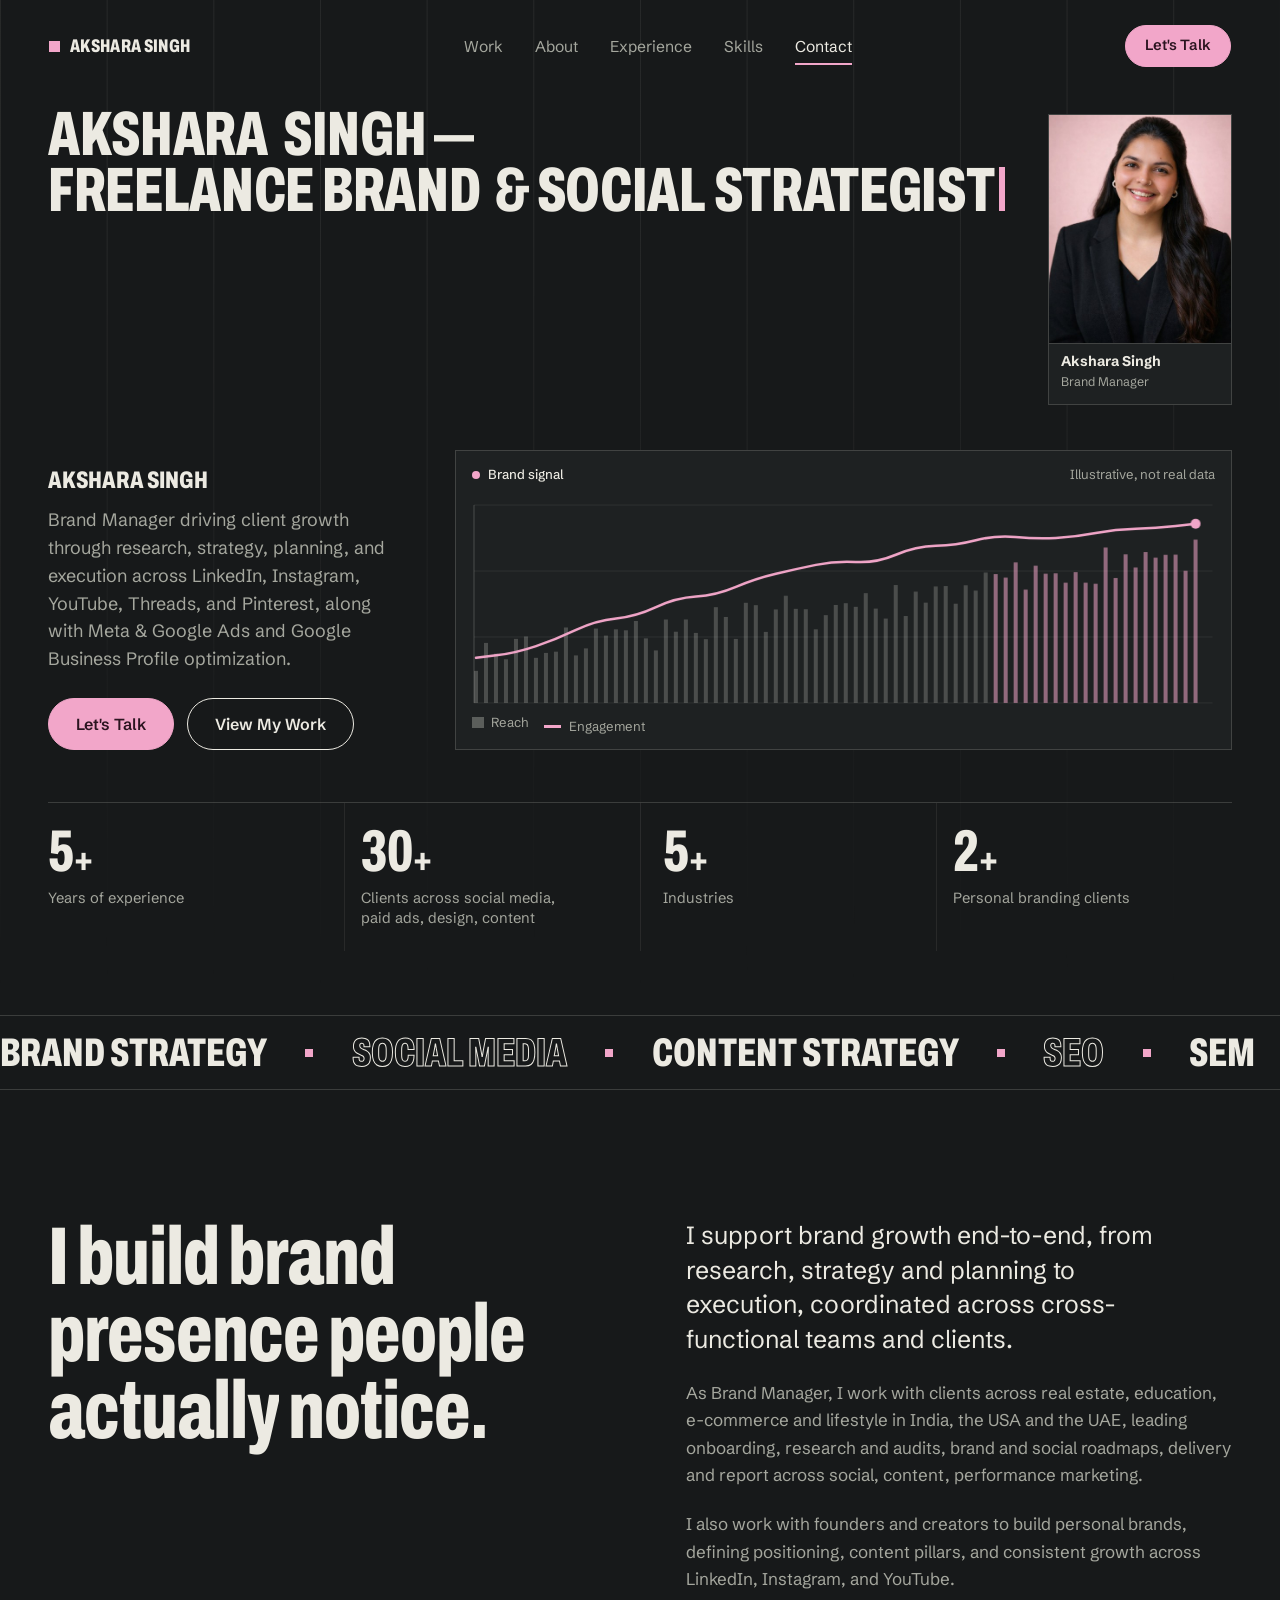
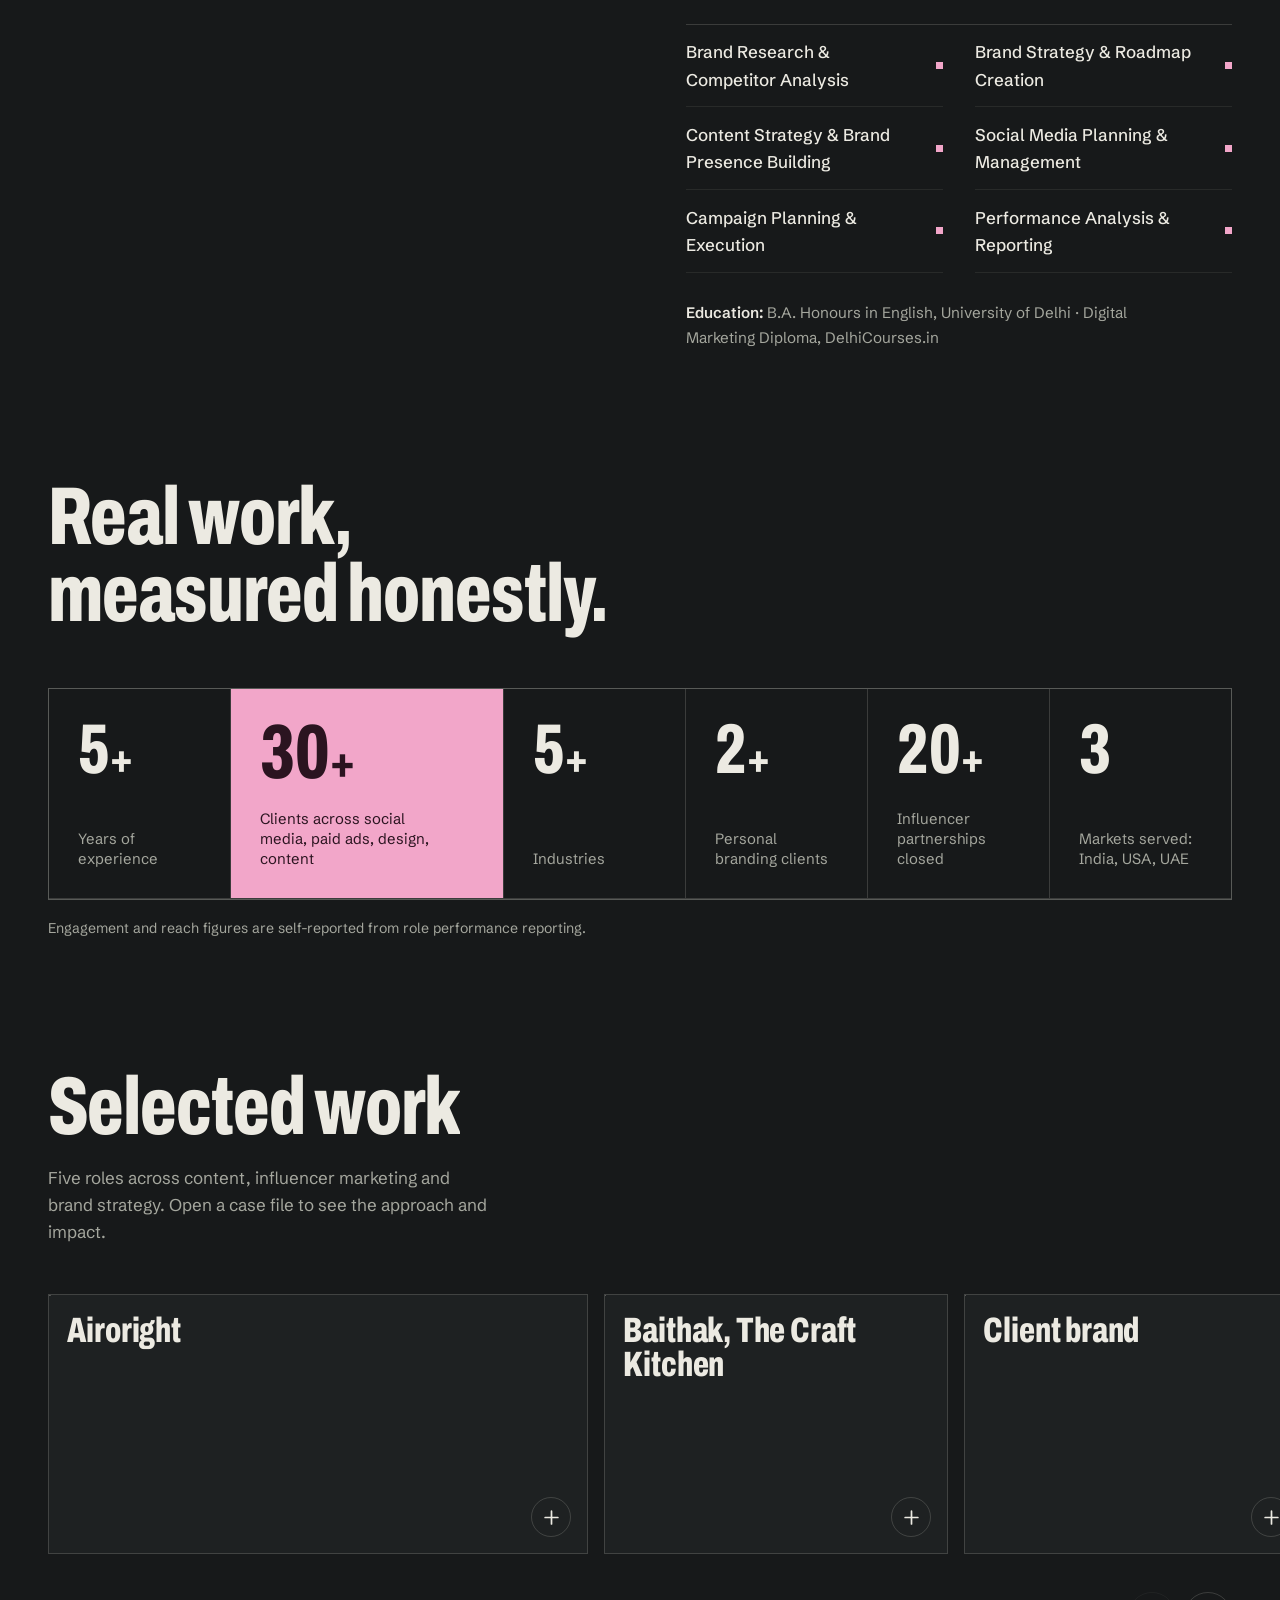
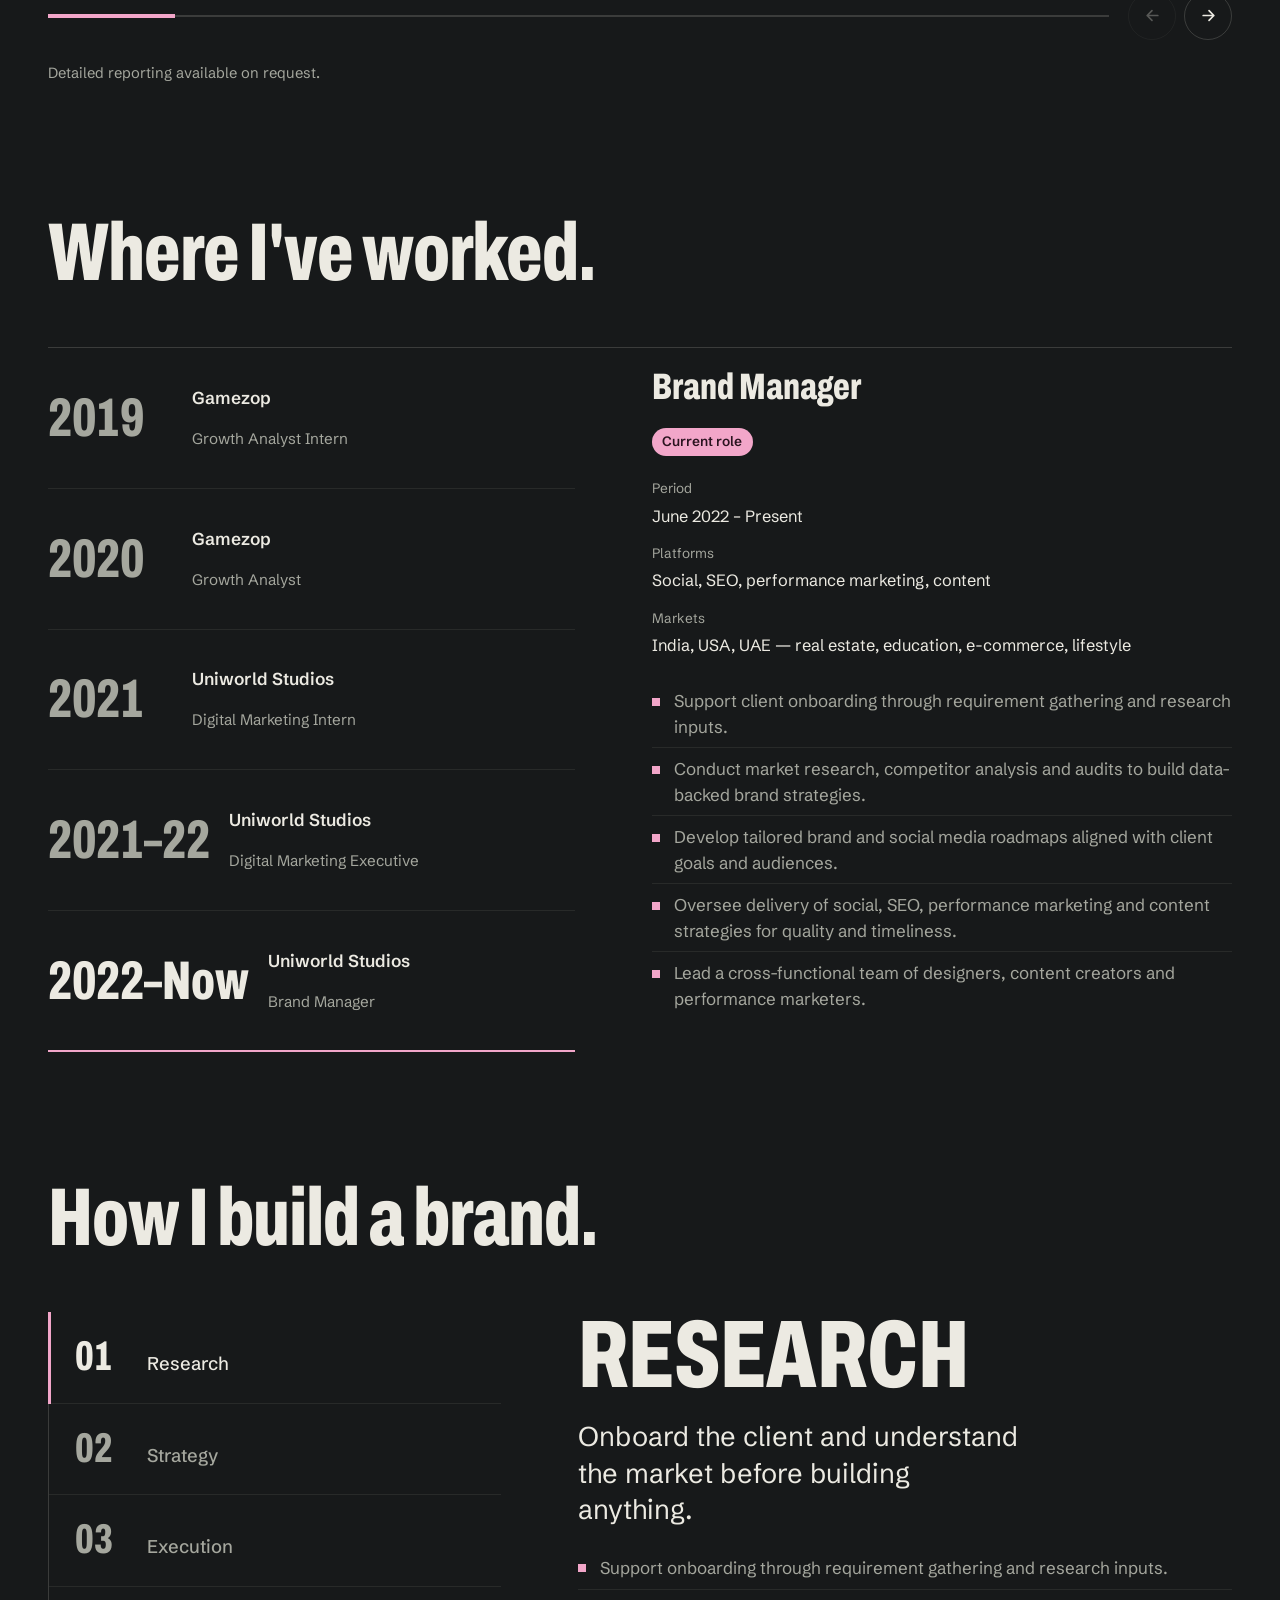
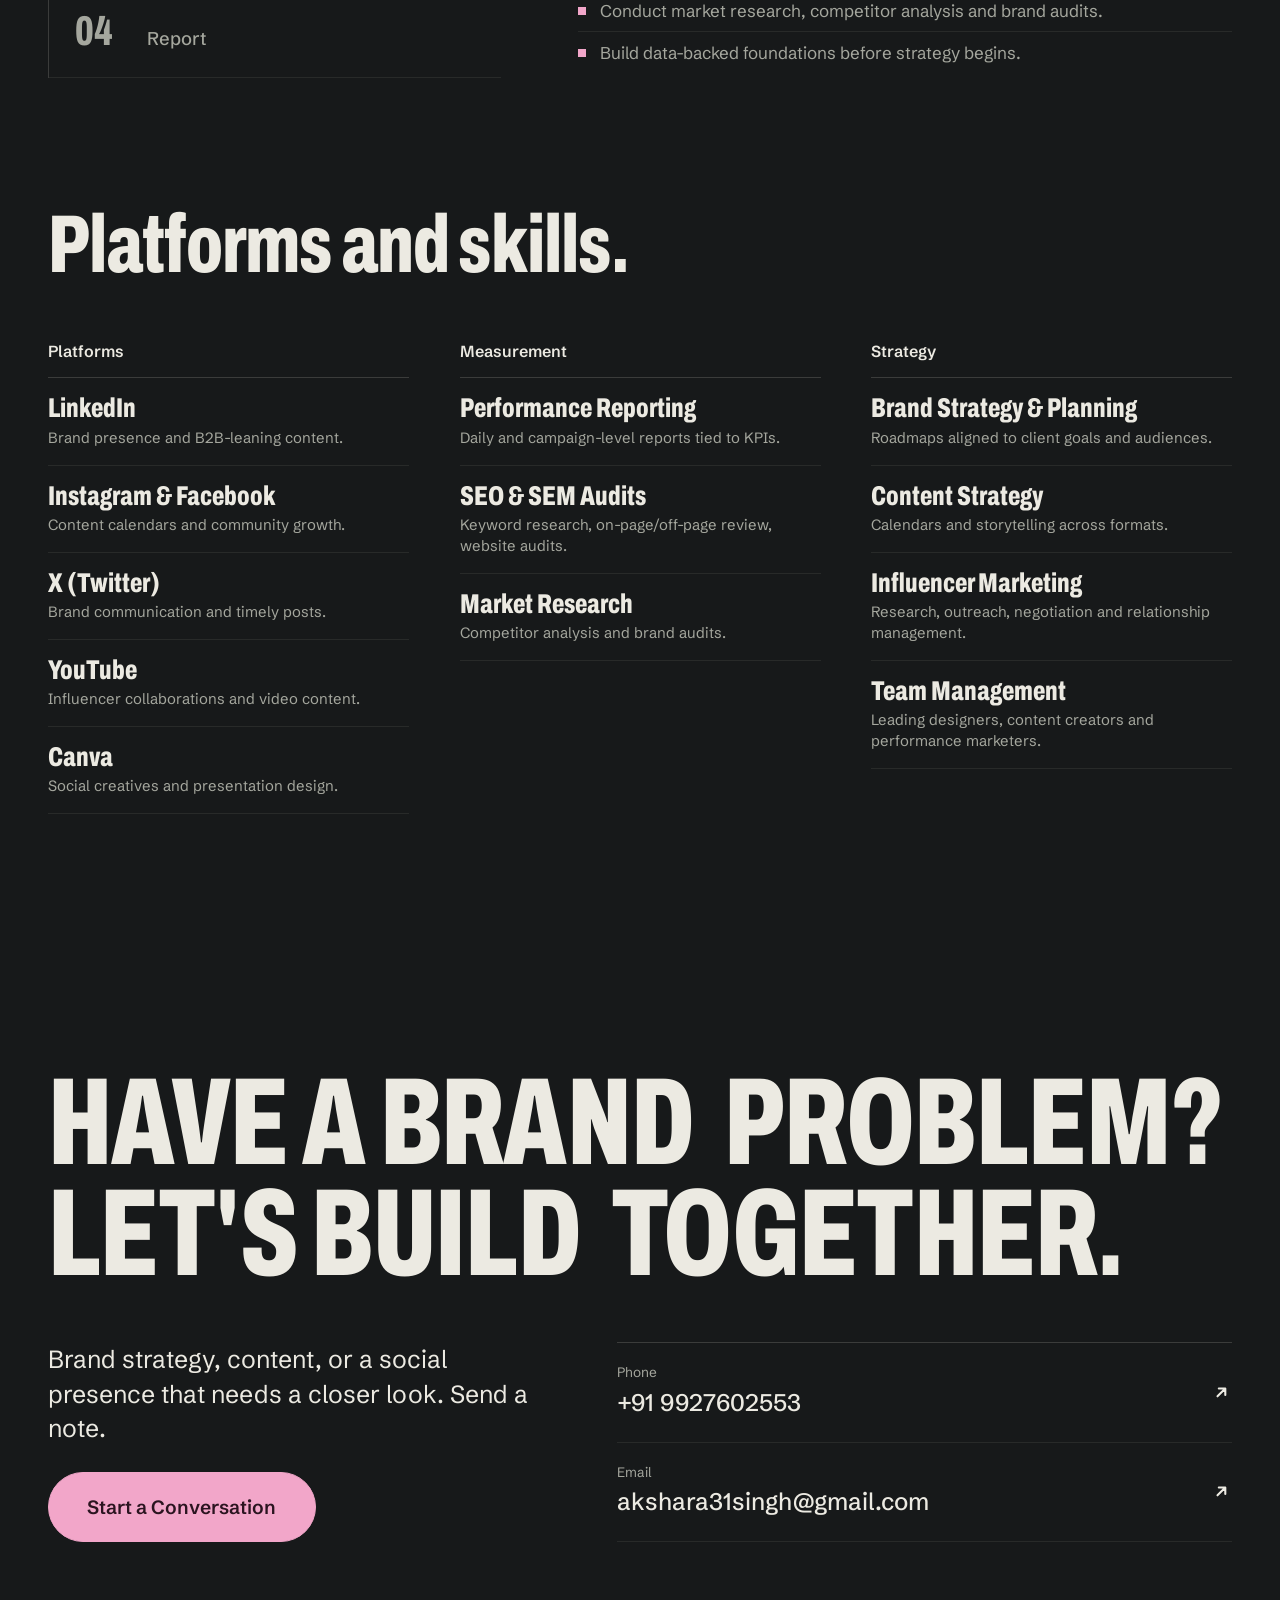
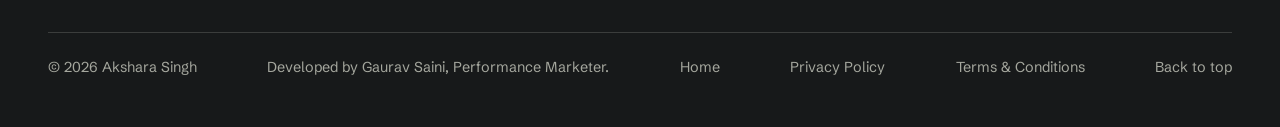
<file: akshara.html>
<!DOCTYPE html>
<html lang="en-IN">
<head>
<!-- Google tag (gtag.js) -->
<script async src="https://www.googletagmanager.com/gtag/js?id=G-48MM2QTZTL"></script>
<script>
  window.dataLayer = window.dataLayer || [];
  function gtag(){dataLayer.push(arguments);}
  gtag('js', new Date());

  gtag('config', 'G-48MM2QTZTL');
</script>
<meta charset="utf-8">
<meta name="viewport" content="width=device-width, initial-scale=1, viewport-fit=cover">
<title>Akshara Singh | Freelance Brand Strategy & Social Media</title>
<meta name="description" content="Akshara Singh is a brand manager running brand strategy, content, social and influencer marketing for clients in India, the USA and the UAE.">
<meta name="author" content="Akshara Singh">
<meta name="robots" content="index, follow, max-image-preview:large">
<meta name="theme-color" content="#17191A">

<link rel="canonical" href="https://www.theperformancemarketer.in/akshara.html">
<meta property="og:url" content="https://www.theperformancemarketer.in/akshara.html">
<meta property="og:image" content="https://www.theperformancemarketer.in/akshara-hero.jpg">
<meta property="og:type" content="website">
<meta property="og:site_name" content="Akshara Singh">
<meta property="og:title" content="Akshara Singh | Freelance Brand Strategy & Social Media">
<meta property="og:description" content="Brand manager supporting client growth across research, strategy, planning and execution — social, content, SEO and influencer marketing for clients in India, the USA and the UAE.">
<meta property="og:locale" content="en_IN">
<meta name="twitter:card" content="summary">
<meta name="twitter:title" content="Akshara Singh | Freelance Brand Strategy & Social Media">
<meta name="twitter:description" content="Brand manager supporting client growth across research, strategy, planning and execution — social, content, SEO and influencer marketing for clients in India, the USA and the UAE.">

<link rel="icon" href="data:image/svg+xml,%3Csvg xmlns='http://www.w3.org/2000/svg' viewBox='0 0 32 32'%3E%3Crect width='32' height='32' rx='6' fill='%2317191A'/%3E%3Ctext x='16' y='23' font-family='Arial Black,Arial,sans-serif' font-weight='900' font-size='16' text-anchor='middle' fill='%23F2A6C9'%3EAS%3C/text%3E%3C/svg%3E">

<link rel="preconnect" href="https://fonts.googleapis.com">
<link rel="preconnect" href="https://fonts.gstatic.com" crossorigin>
<link rel="stylesheet" href="https://fonts.googleapis.com/css2?family=Archivo:wdth,wght@62..125,600..900&amp;display=swap">
<link rel="stylesheet" href="https://fonts.googleapis.com/css2?family=Schibsted+Grotesk:wght@400..700&amp;display=swap">

<!-- Person schema -->
<script type="application/ld+json">
{
  "@context": "https://schema.org",
  "@type": "Person",
  "name": "Akshara Singh",
  "jobTitle": "Brand Manager",
  "url": "https://www.theperformancemarketer.in/akshara.html",
  "worksFor": {
    "@type": "Organization",
    "name": "The Performance Marketer",
    "url": "https://www.theperformancemarketer.in/"
  },
  "memberOf": {
    "@type": "Organization",
    "name": "The Performance Marketer",
    "url": "https://www.theperformancemarketer.in/"
  },
  "knowsAbout": [
    "Brand Strategy",
    "Social Media",
    "Content Strategy",
    "SEO",
    "SEM",
    "Influencer Marketing",
    "Team Leadership"
  ]
}
</script>

<script>document.documentElement.classList.add('js')</script>

<link rel="stylesheet" href="akshara-style.css">
</head>

<body id="top">
<svg width="0" height="0" style="position:absolute" aria-hidden="true" focusable="false">
  <symbol id="i-plus" viewBox="0 0 16 16"><path d="M8 2v12M2 8h12" fill="none" stroke="currentColor" stroke-width="1.6" stroke-linecap="round"/></symbol>
  <symbol id="i-out" viewBox="0 0 16 16"><path d="M5 11l6-6M6 5h5v5" fill="none" stroke="currentColor" stroke-width="1.6" stroke-linecap="round" stroke-linejoin="round"/></symbol>
  <symbol id="i-l" viewBox="0 0 16 16"><path d="M13 8H3M7.5 3.5 3 8l4.5 4.5" fill="none" stroke="currentColor" stroke-width="1.6" stroke-linecap="round" stroke-linejoin="round"/></symbol>
  <symbol id="i-r" viewBox="0 0 16 16"><path d="M3 8h10M8.5 3.5 13 8l-4.5 4.5" fill="none" stroke="currentColor" stroke-width="1.6" stroke-linecap="round" stroke-linejoin="round"/></symbol>
  <symbol id="i-x" viewBox="0 0 16 16"><path d="M3 3l10 10M13 3 3 13" fill="none" stroke="currentColor" stroke-width="1.6" stroke-linecap="round"/></symbol>
</svg>

<a class="skip" href="#main">Skip to content</a>
<div class="progress" aria-hidden="true"><i id="progress"></i></div>
<div class="cursor" id="cursor" aria-hidden="true"><span>View</span></div>

<!-- ===== Navbar ===== -->
<header class="nav" id="nav">
  <div class="nav__bar">
    <a class="logo" href="#top" aria-label="Akshara Singh, back to top"><i></i>Akshara Singh</a>
    <nav class="nav__links" aria-label="Primary">
      <a href="#work">Work</a>
      <a href="#about">About</a>
      <a href="#experience">Experience</a>
      <a href="#skills">Skills</a>
      <a href="#contact">Contact</a>
    </nav>
    <a class="btn btn--acc btn--sm nav__cta mag" href="#contact" data-whatsapp>Let's Talk</a>
    <button class="burger" id="burger" aria-expanded="false" aria-controls="menu" aria-label="Open menu"><span></span><span></span></button>
  </div>
</header>

<div class="menu" id="menu" aria-hidden="true">
  <nav aria-label="Mobile">
    <a class="big" href="#work">Work</a>
    <a class="big" href="#about">About</a>
    <a class="big" href="#experience">Experience</a>
    <a class="big" href="#skills">Skills</a>
    <a class="big" href="#contact">Contact</a>
  </nav>
  <p>Akshara Singh, Brand Manager. Strategy, content and social.</p>
</div>

<a class="btn btn--acc fab" id="fab" href="#contact" data-whatsapp>Let's Talk</a>

<main id="main">

<!-- ===== 01 Hero ===== -->
<section class="hero" aria-labelledby="hero-h">
  <div class="wrap">
    <div class="hero__head">
      <h1 class="poster" id="hero-h" data-fit>
        <span class="row">
          <span class="ln" style="--d:0"><span>Akshara</span></span>
          <span class="ln" style="--d:1"><span>Singh —</span></span>
        </span>
        <span class="row">
          <span class="ln" style="--d:2"><span>Freelance Brand</span></span>
          <span class="ln" style="--d:3"><span>&amp; Social Strategist<i class="caret" aria-hidden="true"></i></span></span>
        </span>
      </h1>
      <figure class="idcard" id="idcard">
        <span class="idcard__img">
          <img src="akshara-hero.jpg" width="420" height="630" alt="Akshara Singh, Brand Manager">
        </span>
        <figcaption class="idcard__cap"><b>Akshara Singh</b><span>Brand Manager</span></figcaption>
      </figure>
    </div>

    <div class="hero__mid">
      <div class="hero__copy">
        <p class="byline">Akshara Singh</p>
        <p class="sub">Brand Manager driving client growth through research, strategy, planning, and execution across LinkedIn, Instagram, YouTube, Threads, and Pinterest, along with Meta &amp; Google Ads and Google Business Profile optimization.</p>
        <div class="cta">
          <a class="btn btn--acc mag" href="#contact" data-whatsapp>Let's Talk</a>
          <a class="btn mag" href="#work">View My Work</a>
        </div>
      </div>
      <figure class="viz hero__viz" id="viz" role="img" aria-label="Illustrative animation: reach bars rising with a rising engagement line. Not real campaign data.">
        <div class="viz__hd"><b>Brand signal</b><span>Illustrative, not real data</span></div>
        <svg aria-hidden="true"></svg>
        <div class="viz__ft"><span><span class="key">Reach</span><span class="key k2">Engagement</span></span></div>
      </figure>
    </div>

    <dl class="proof">
      <div><dt><span data-count="5">5</span><span class="unit">+</span></dt><dd>Years of experience</dd></div>
      <div><dt><span data-count="30">30</span><span class="unit">+</span></dt><dd>Clients across social media, paid ads, design, content</dd></div>
      <div><dt><span data-count="5">5</span><span class="unit">+</span></dt><dd>Industries</dd></div>
      <div><dt><span data-count="2">2</span><span class="unit">+</span></dt><dd>Personal branding clients</dd></div>
    </dl>
  </div>

  <!-- ===== 02 Platform strip ===== -->
  <div class="strip" aria-label="Platforms and disciplines">
    <div class="strip__track">
      <ul>
        <li>Brand Strategy</li><li>Social Media</li><li>Content Strategy</li><li>SEO</li><li>SEM</li><li>Influencer Marketing</li><li>Team Leadership</li><li>Reporting</li>
      </ul>
      <ul aria-hidden="true">
        <li>Brand Strategy</li><li>Social Media</li><li>Content Strategy</li><li>SEO</li><li>SEM</li><li>Influencer Marketing</li><li>Team Leadership</li><li>Reporting</li>
      </ul>
    </div>
  </div>
</section>

<!-- ===== 03 About ===== -->
<section class="sec" id="about" aria-labelledby="about-h">
  <div class="wrap about__grid">
    <h2 class="h2 edge l" id="about-h" data-split>I build brand presence people actually notice.</h2>
    <div class="about__body edge r">
      <p class="lead">I support brand growth end-to-end, from research, strategy and planning to execution, coordinated across cross-functional teams and clients.</p>
      <p>As Brand Manager, I work with clients across real estate, education, e-commerce and lifestyle in India, the USA and the UAE, leading onboarding, research and audits, brand and social roadmaps, delivery and report across social, content, performance marketing.</p>
      <p>I also work with founders and creators to build personal brands, defining positioning, content pillars, and consistent growth across LinkedIn, Instagram, and YouTube.</p>
      <ul class="caps" aria-label="What I work across">
        <li>Brand Research &amp; Competitor Analysis</li><li>Brand Strategy &amp; Roadmap Creation</li><li>Content Strategy &amp; Brand Presence Building</li><li>Social Media Planning &amp; Management</li><li>Campaign Planning &amp; Execution</li><li>Performance Analysis &amp; Reporting</li>
      </ul>
      <p class="edu"><b>Education:</b> B.A. Honours in English, University of Delhi · Digital Marketing Diploma, DelhiCourses.in</p>
    </div>
  </div>
</section>

<!-- ===== 04 Numbers ===== -->
<section class="sec" id="numbers" aria-labelledby="num-h" style="padding-top:0">
  <div class="wrap">
    <h2 class="h2" id="num-h" data-split>Real work, measured honestly.</h2>
    <div class="nums" id="nums">
      <div class="num"><p class="num__v"><span data-count="5">5</span><span class="unit">+</span></p><p class="num__l">Years of experience</p></div>
      <div class="num num--hot"><p class="num__v"><span data-count="30">30</span><span class="unit">+</span></p><p class="num__l">Clients across social media, paid ads, design, content</p></div>
      <div class="num"><p class="num__v"><span data-count="5">5</span><span class="unit">+</span></p><p class="num__l">Industries</p></div>
      <div class="num"><p class="num__v"><span data-count="2">2</span><span class="unit">+</span></p><p class="num__l">Personal branding clients</p></div>
      <div class="num"><p class="num__v"><span data-count="20">20</span><span class="unit">+</span></p><p class="num__l">Influencer partnerships closed</p></div>
      <div class="num"><p class="num__v">3</p><p class="num__l">Markets served: India, USA, UAE</p></div>
    </div>
    <p class="foot-note">Engagement and reach figures are self-reported from role performance reporting.</p>
  </div>
</section>

<!-- ===== 05 Case studies ===== -->
<section class="sec" id="work" aria-labelledby="work-h" style="padding-top:0">
  <div class="wrap work__hd">
    <h2 class="h2" id="work-h" data-split>Selected work</h2>
    <p>Five roles across content, influencer marketing and brand strategy. Open a case file to see the approach and impact.</p>
  </div>
  <div class="rail" id="rail" tabindex="-1"><noscript><p class="muted">Turn on JavaScript to browse the case files.</p></noscript></div>
  <div class="wrap">
    <div class="rail__ctl">
      <div class="rail__trk" aria-hidden="true"><i id="railBar"></i></div>
      <div class="rail__btns">
        <button class="rbtn" id="railPrev" aria-label="Previous case files"><svg class="ic"><use href="#i-l"/></svg></button>
        <button class="rbtn" id="railNext" aria-label="Next case files"><svg class="ic"><use href="#i-r"/></svg></button>
      </div>
    </div>
    <p class="work__note">Detailed reporting available on request.</p>
  </div>
</section>

<dialog class="modal" id="modal" aria-labelledby="mTitle">
  <div class="modal__hd"><span id="mCount"></span><button class="modal__x" id="mClose" aria-label="Close case file"><svg class="ic"><use href="#i-x"/></svg></button></div>
  <div class="modal__bd" id="mBody"></div>
  <div class="modal__ft"><button id="mPrev">Previous</button><button id="mNext">Next</button></div>
</dialog>

<!-- ===== 06 Experience ===== -->
<section class="sec" id="experience" aria-labelledby="exp-h" style="padding-top:0">
  <div class="wrap">
    <h2 class="h2" id="exp-h" data-split>Where I've worked.</h2>
    <div class="tl" id="tl">

      <button class="tl__btn" style="--n:1" id="tb0" aria-expanded="false" aria-controls="tp0" data-tl="0">
        <span class="tl__yr">2019</span><span class="tl__co">Gamezop</span><span class="tl__role">Growth Analyst Intern</span>
        <span class="tl__ico" aria-hidden="true"><svg class="ic"><use href="#i-plus"/></svg></span>
      </button>
      <div class="tl__panel" id="tp0" role="region" aria-labelledby="tb0"><div class="tl__in"><div>
        <h3>Growth Analyst Intern</h3>
        <dl class="kv">
          <div><dt>Period</dt><dd>August 2019 – October 2019</dd></div>
          <div><dt>Focus</dt><dd>Influencer marketing, regional outreach across Gujarat, Rajasthan, Haryana and Delhi</dd></div>
        </dl>
        <ul class="ticks">
          <li>Conducted area-specific research to identify potential influencers for brand collaborations.</li>
          <li>Built a database of relevant influencers and managed outreach for partnerships.</li>
          <li>Contacted influencers, negotiated collaborations, and explained brand promotion strategies for their YouTube channels.</li>
          <li>Coordinated with influencers to ensure smooth execution of promotions and alignment with brand messaging.</li>
        </ul>
      </div></div></div>

      <button class="tl__btn" style="--n:2" id="tb1" aria-expanded="false" aria-controls="tp1" data-tl="1">
        <span class="tl__yr">2020</span><span class="tl__co">Gamezop</span><span class="tl__role">Growth Analyst</span>
        <span class="tl__ico" aria-hidden="true"><svg class="ic"><use href="#i-plus"/></svg></span>
      </button>
      <div class="tl__panel" id="tp1" role="region" aria-labelledby="tb1"><div class="tl__in"><div>
        <h3>Growth Analyst</h3>
        <dl class="kv">
          <div><dt>Period</dt><dd>November 2020 – February 2020</dd></div>
          <div><dt>Focus</dt><dd>Influencer marketing and data-driven outreach across Gujarat, Rajasthan, Haryana and Delhi</dd></div>
        </dl>
        <ul class="ticks">
          <li>Shortlisted 500+ regional influencers for collaborations through area-specific research.</li>
          <li>Built and managed a structured database of influencers, tracking engagement rates, reach and relevance.</li>
          <li>Closed 20+ partnerships, negotiating deliverables that aligned with brand positioning and campaign goals.</li>
          <li>Monitored influencer performance, analyzing reach, views and ROI to measure campaign effectiveness.</li>
        </ul>
      </div></div></div>

      <button class="tl__btn" style="--n:3" id="tb2" aria-expanded="false" aria-controls="tp2" data-tl="2">
        <span class="tl__yr">2021</span><span class="tl__co">Uniworld Studios</span><span class="tl__role">Digital Marketing Intern</span>
        <span class="tl__ico" aria-hidden="true"><svg class="ic"><use href="#i-plus"/></svg></span>
      </button>
      <div class="tl__panel" id="tp2" role="region" aria-labelledby="tb2"><div class="tl__in"><div>
        <h3>Digital Marketing Intern</h3>
        <dl class="kv">
          <div><dt>Period</dt><dd>May 2021 – October 2021</dd></div>
          <div><dt>Focus</dt><dd>Social media, content, SEO, SEM and client project support</dd></div>
        </dl>
        <ul class="ticks">
          <li>Handled social media pages, content scheduling and engagement.</li>
          <li>Drafted posts and creatives, assisting in campaign storytelling.</li>
          <li>Conducted keyword research, on-page/off-page optimization and website audits.</li>
          <li>Supported ad campaigns, client communications and performance reporting.</li>
        </ul>
      </div></div></div>

      <button class="tl__btn" style="--n:4" id="tb3" aria-expanded="false" aria-controls="tp3" data-tl="3">
        <span class="tl__yr">2021–22</span><span class="tl__co">Uniworld Studios</span><span class="tl__role">Digital Marketing Executive</span>
        <span class="tl__ico" aria-hidden="true"><svg class="ic"><use href="#i-plus"/></svg></span>
      </button>
      <div class="tl__panel" id="tp3" role="region" aria-labelledby="tb3"><div class="tl__in"><div>
        <h3>Digital Marketing Executive</h3>
        <dl class="kv">
          <div><dt>Period</dt><dd>November 2021 – May 2022</dd></div>
          <div><dt>Platforms</dt><dd>LinkedIn, Instagram, Facebook, X (Twitter), YouTube</dd></div>
          <div><dt>Clients</dt><dd>Indian and USA-based clients across real estate, education, e-commerce and lifestyle</dd></div>
        </dl>
        <ul class="ticks">
          <li>Handled brand presence across five social platforms, ensuring consistent growth and engagement.</li>
          <li>Built and executed content calendars and short-form video content tailored to diverse audiences.</li>
          <li>Designed social media creatives and presentations using Canva.</li>
          <li>Prepared detailed performance reports, tracked KPIs and provided insights to improve online presence.</li>
        </ul>
      </div></div></div>

      <button class="tl__btn" style="--n:5" id="tb4" aria-expanded="false" aria-controls="tp4" data-tl="4">
        <span class="tl__yr">2022–Now</span><span class="tl__co">Uniworld Studios</span><span class="tl__role">Brand Manager</span>
        <span class="tl__ico" aria-hidden="true"><svg class="ic"><use href="#i-plus"/></svg></span>
      </button>
      <div class="tl__panel" id="tp4" role="region" aria-labelledby="tb4"><div class="tl__in"><div>
        <h3>Brand Manager</h3>
        <span class="tl__cur">Current role</span>
        <dl class="kv">
          <div><dt>Period</dt><dd>June 2022 – Present</dd></div>
          <div><dt>Platforms</dt><dd>Social, SEO, performance marketing, content</dd></div>
          <div><dt>Markets</dt><dd>India, USA, UAE — real estate, education, e-commerce, lifestyle</dd></div>
        </dl>
        <ul class="ticks">
          <li>Support client onboarding through requirement gathering and research inputs.</li>
          <li>Conduct market research, competitor analysis and audits to build data-backed brand strategies.</li>
          <li>Develop tailored brand and social media roadmaps aligned with client goals and audiences.</li>
          <li>Oversee delivery of social, SEO, performance marketing and content strategies for quality and timeliness.</li>
          <li>Lead a cross-functional team of designers, content creators and performance marketers.</li>
        </ul>
      </div></div></div>

    </div>
  </div>
</section>

<!-- ===== 07 Approach ===== -->
<section class="sec" id="approach" aria-labelledby="ap-h" style="padding-top:0">
  <div class="wrap">
    <h2 class="h2" id="ap-h" data-split>How I build a brand.</h2>
    <div class="ap" id="ap" style="--step:0">
      <div class="ap__tabs" role="tablist" aria-label="Framework steps">
        <button class="ap__tab" role="tab" id="at0" aria-controls="ap0" aria-selected="true"><b>01</b><span>Research</span></button>
        <button class="ap__tab" role="tab" id="at1" aria-controls="ap1" aria-selected="false" tabindex="-1"><b>02</b><span>Strategy</span></button>
        <button class="ap__tab" role="tab" id="at2" aria-controls="ap2" aria-selected="false" tabindex="-1"><b>03</b><span>Execution</span></button>
        <button class="ap__tab" role="tab" id="at3" aria-controls="ap3" aria-selected="false" tabindex="-1"><b>04</b><span>Report</span></button>
      </div>
      <div>
        <div class="ap__pn on" role="tabpanel" id="ap0" aria-labelledby="at0" tabindex="0">
          <h3>Research</h3><p class="say">Onboard the client and understand the market before building anything.</p>
          <ul class="ticks"><li>Support onboarding through requirement gathering and research inputs.</li><li>Conduct market research, competitor analysis and brand audits.</li><li>Build data-backed foundations before strategy begins.</li></ul>
        </div>
        <div class="ap__pn" role="tabpanel" id="ap1" aria-labelledby="at1" tabindex="0">
          <h3>Strategy</h3><p class="say">Turn research into a tailored brand and social roadmap.</p>
          <ul class="ticks"><li>Develop brand and social media roadmaps aligned with client goals.</li><li>Plan content, platform mix and audience targeting around the objective.</li><li>Keep the roadmap specific to the client's industry and market.</li></ul>
        </div>
        <div class="ap__pn" role="tabpanel" id="ap2" aria-labelledby="at2" tabindex="0">
          <h3>Execution</h3><p class="say">Deliver across social, SEO, performance and content, as one team.</p>
          <ul class="ticks"><li>Oversee delivery of social, SEO, performance marketing and content strategies.</li><li>Lead designers, content creators and performance marketers toward one brand voice.</li><li>Address challenges by optimizing strategies and processes as they come up.</li></ul>
        </div>
        <div class="ap__pn" role="tabpanel" id="ap3" aria-labelledby="at3" tabindex="0">
          <h3>Report</h3><p class="say">Track KPIs and feed the results back into the next cycle.</p>
          <ul class="ticks"><li>Prepare performance reports and track KPIs against client goals.</li><li>Turn reporting into insights that improve the brand's online presence.</li><li>Close the loop so every cycle starts from what actually worked.</li></ul>
        </div>
      </div>
    </div>
  </div>
</section>

<!-- ===== 08 Skills ===== -->
<section class="sec" id="skills" aria-labelledby="sk-h" style="padding-top:0">
  <div class="wrap">
    <h2 class="h2" id="sk-h" data-split>Platforms and skills.</h2>
    <div class="sk" id="sk">
      <div class="edge l">
        <h3>Platforms</h3>
        <ul>
          <li><b>LinkedIn</b><span>Brand presence and B2B-leaning content.</span></li>
          <li><b>Instagram &amp; Facebook</b><span>Content calendars and community growth.</span></li>
          <li><b>X (Twitter)</b><span>Brand communication and timely posts.</span></li>
          <li><b>YouTube</b><span>Influencer collaborations and video content.</span></li>
          <li><b>Canva</b><span>Social creatives and presentation design.</span></li>
        </ul>
      </div>
      <div class="edge r">
        <h3>Measurement</h3>
        <ul>
          <li><b>Performance Reporting</b><span>Daily and campaign-level reports tied to KPIs.</span></li>
          <li><b>SEO &amp; SEM Audits</b><span>Keyword research, on-page/off-page review, website audits.</span></li>
          <li><b>Market Research</b><span>Competitor analysis and brand audits.</span></li>
        </ul>
      </div>
      <div class="edge l">
        <h3>Strategy</h3>
        <ul>
          <li><b>Brand Strategy &amp; Planning</b><span>Roadmaps aligned to client goals and audiences.</span></li>
          <li><b>Content Strategy</b><span>Calendars and storytelling across formats.</span></li>
          <li><b>Influencer Marketing</b><span>Research, outreach, negotiation and relationship management.</span></li>
          <li><b>Team Management</b><span>Leading designers, content creators and performance marketers.</span></li>
        </ul>
      </div>
    </div>
  </div>
</section>

<!-- ===== 09 Contact ===== -->
<section class="contact" id="contact" aria-labelledby="ct-h">
  <div class="wrap">
    <h2 class="poster" id="ct-h" data-fit>
      <span class="row">
        <span class="ln" style="--d:0"><span>Have a brand</span></span>
        <span class="ln" style="--d:1"><span>problem?</span></span>
      </span>
      <span class="row">
        <span class="ln" style="--d:2"><span>Let's build</span></span>
        <span class="ln" style="--d:3"><span>together.</span></span>
      </span>
    </h2>
    <div class="contact__mid">
      <div class="edge l">
        <p class="lead" style="margin-bottom:1.6rem">Brand strategy, content, or a social presence that needs a closer look. Send a note.</p>
        <a class="btn btn--acc btn--xl mag" id="ctaMail" href="#contact" data-whatsapp>Start a Conversation</a>
      </div>
      <div class="links edge r">
        <a href="#contact" data-contact="phone"><span><small>Phone</small><span class="v">[YOUR PHONE]</span></span><svg class="ic"><use href="#i-out"/></svg></a>
        <a href="#contact" data-contact="email"><span><small>Email</small><span class="v">[YOUR EMAIL]</span></span><svg class="ic"><use href="#i-out"/></svg></a>
      </div>
    </div>

    <footer class="ftr">
      <span>© <span id="yr">2026</span> Akshara Singh</span>
      <span>Developed by Gaurav Saini, Performance Marketer.</span>
      <a href="index.html">Home</a>
      <a href="privacy.html">Privacy Policy</a>
      <a href="terms.html">Terms &amp; Conditions</a>
      <a href="#top">Back to top</a>
    </footer>
  </div>
</section>

</main>

<script src="akshara-script.js" defer></script>
</body>
</html>
</file>
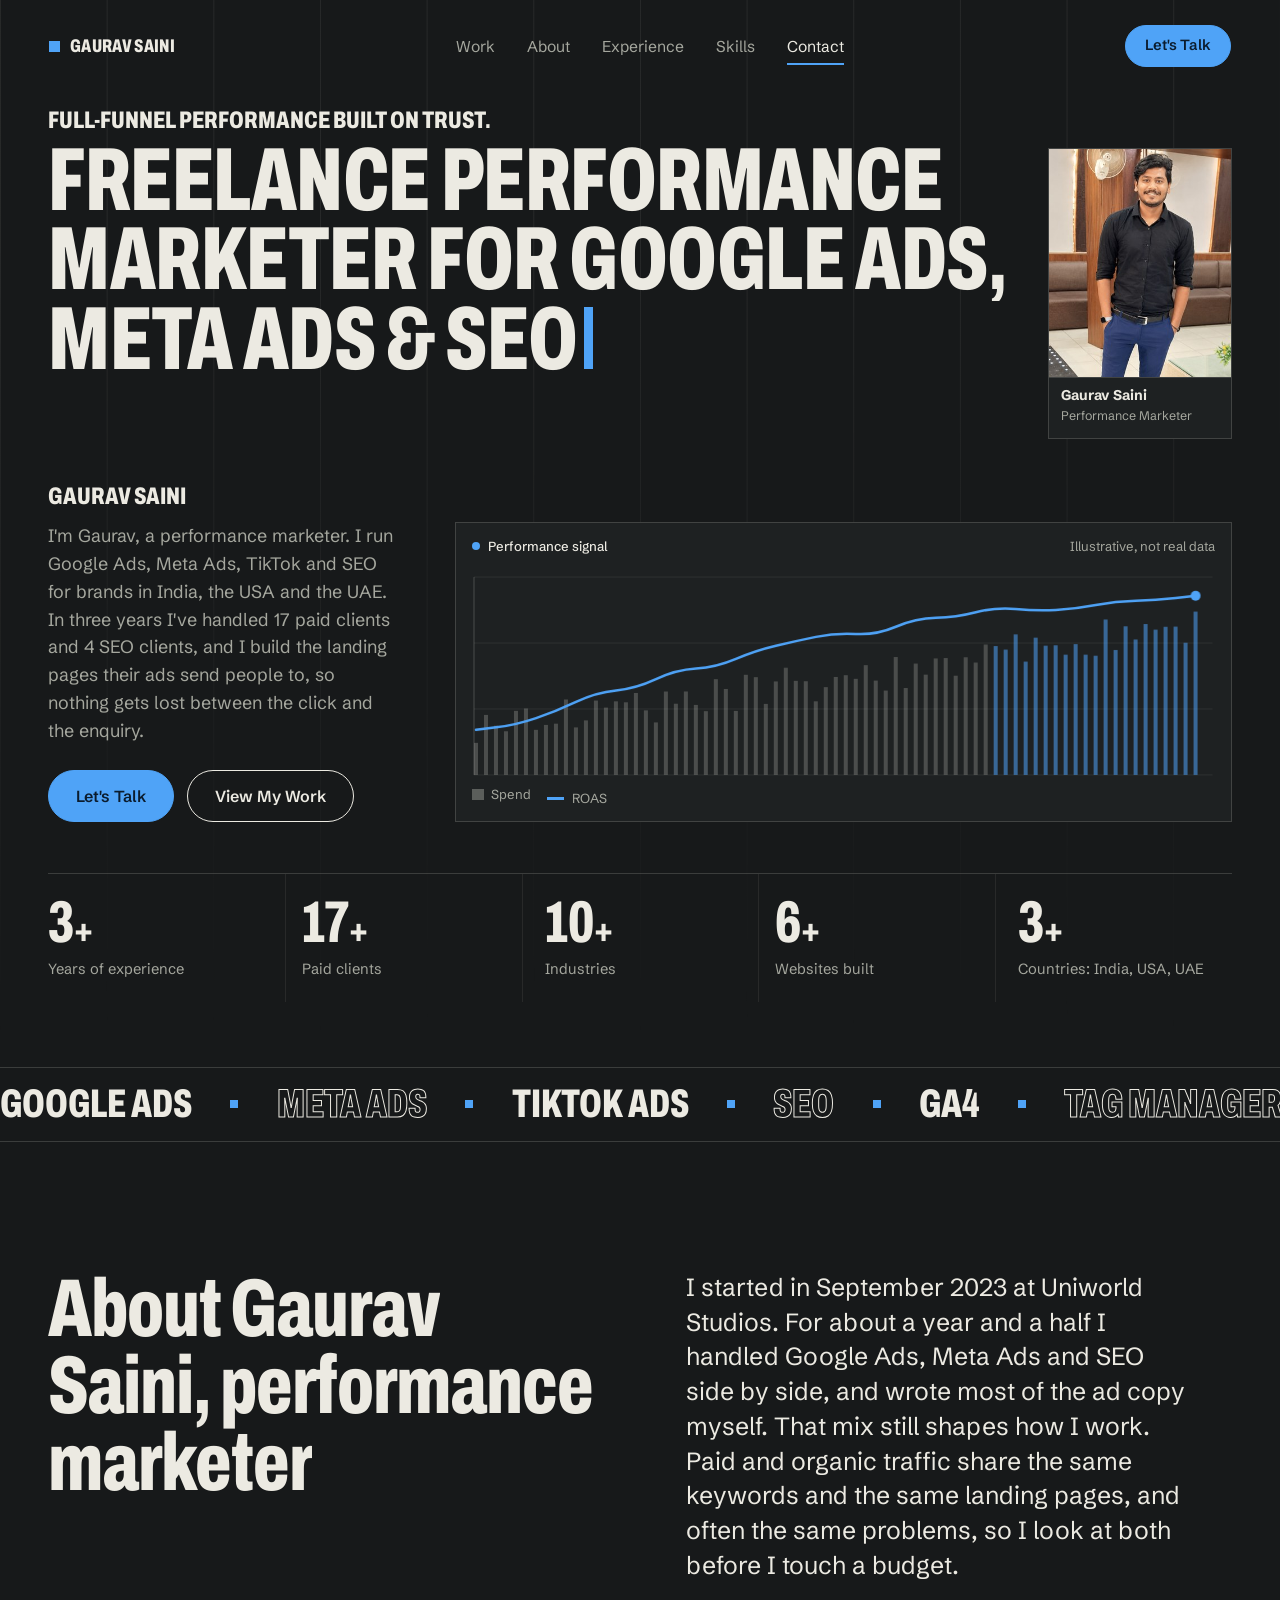
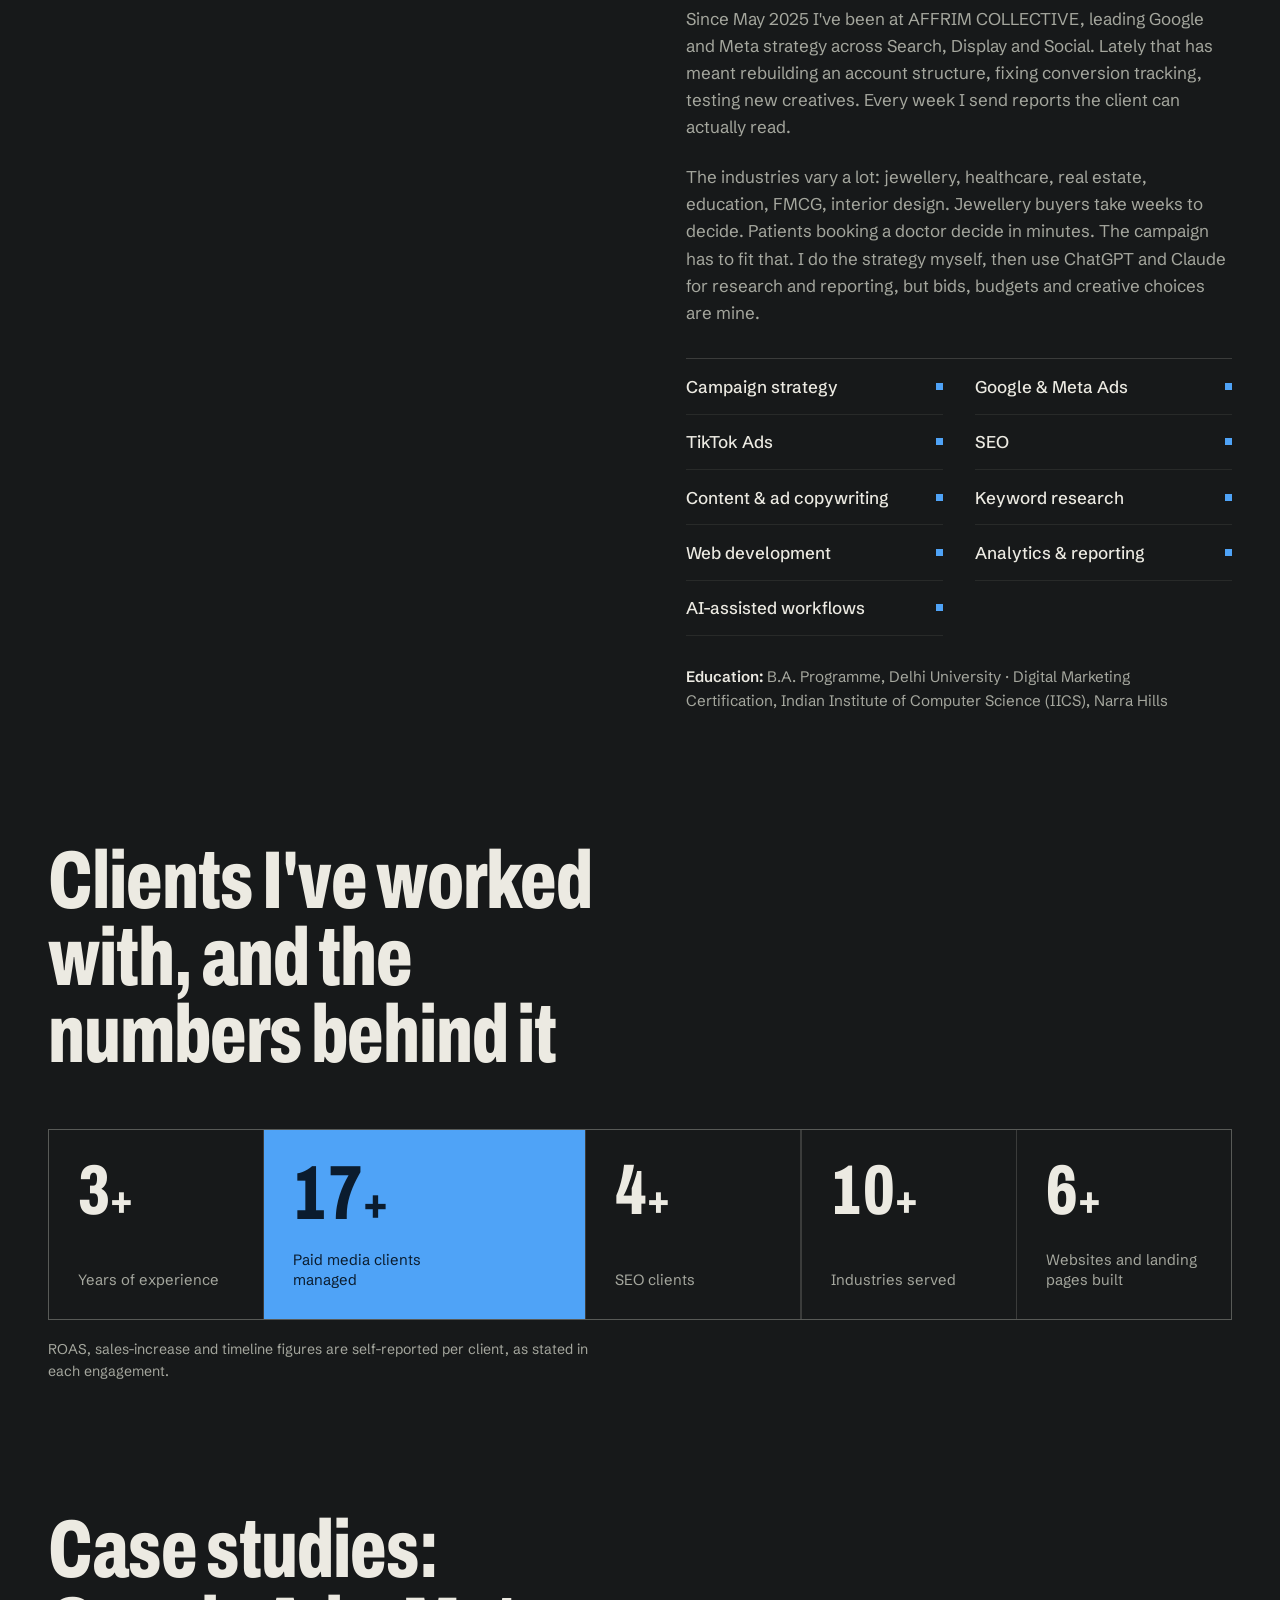
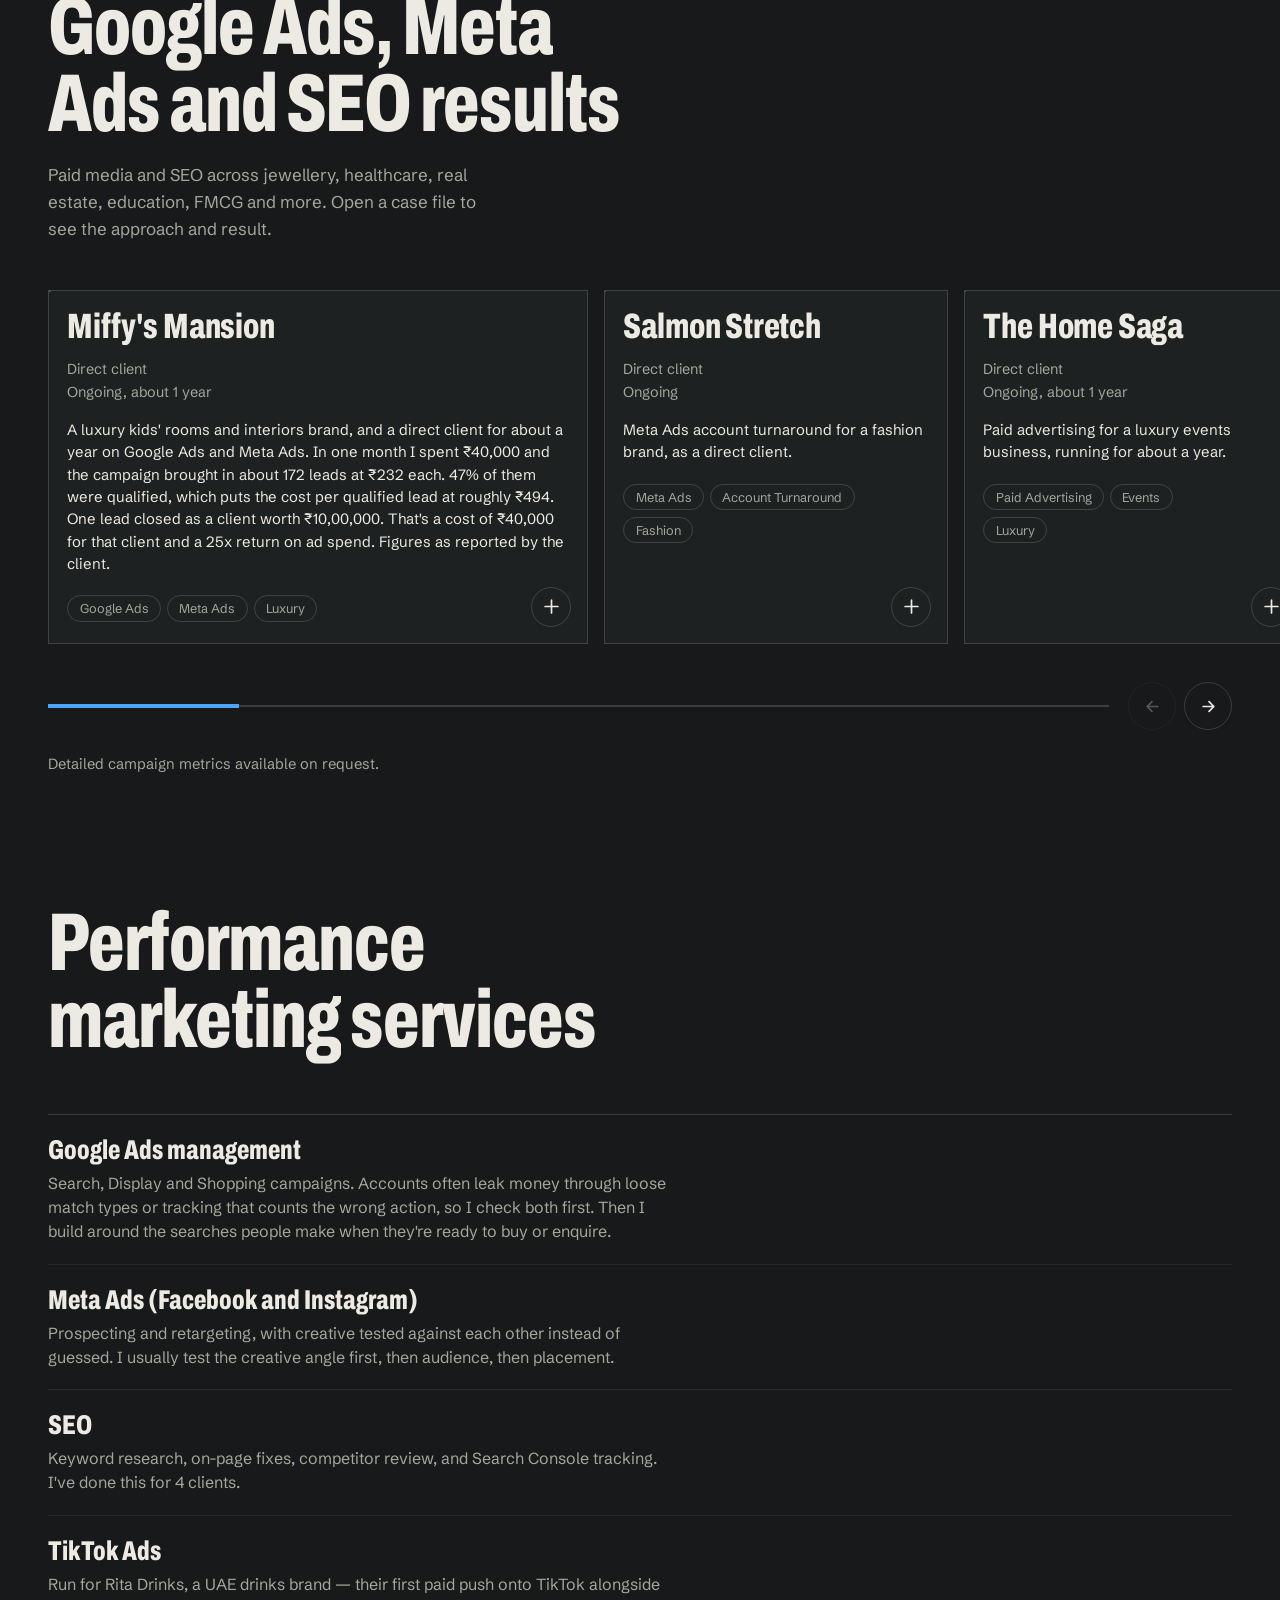
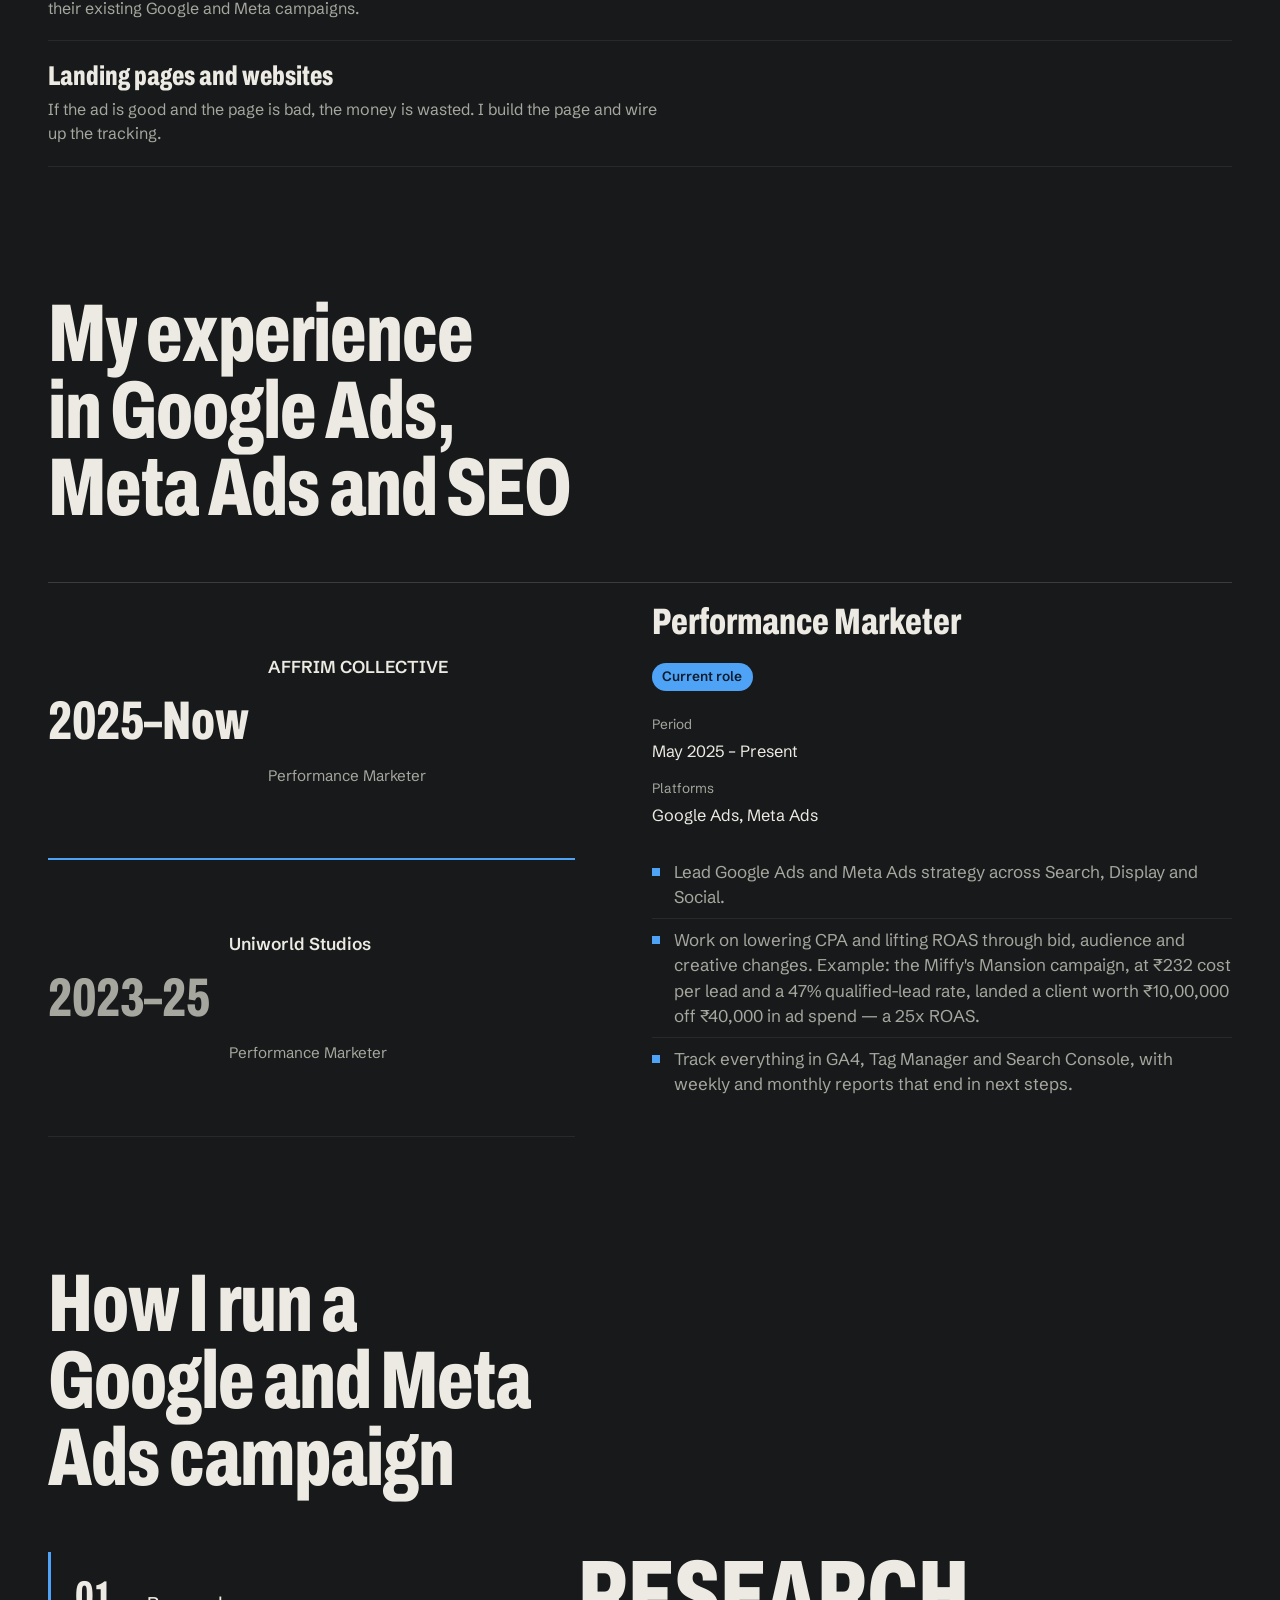
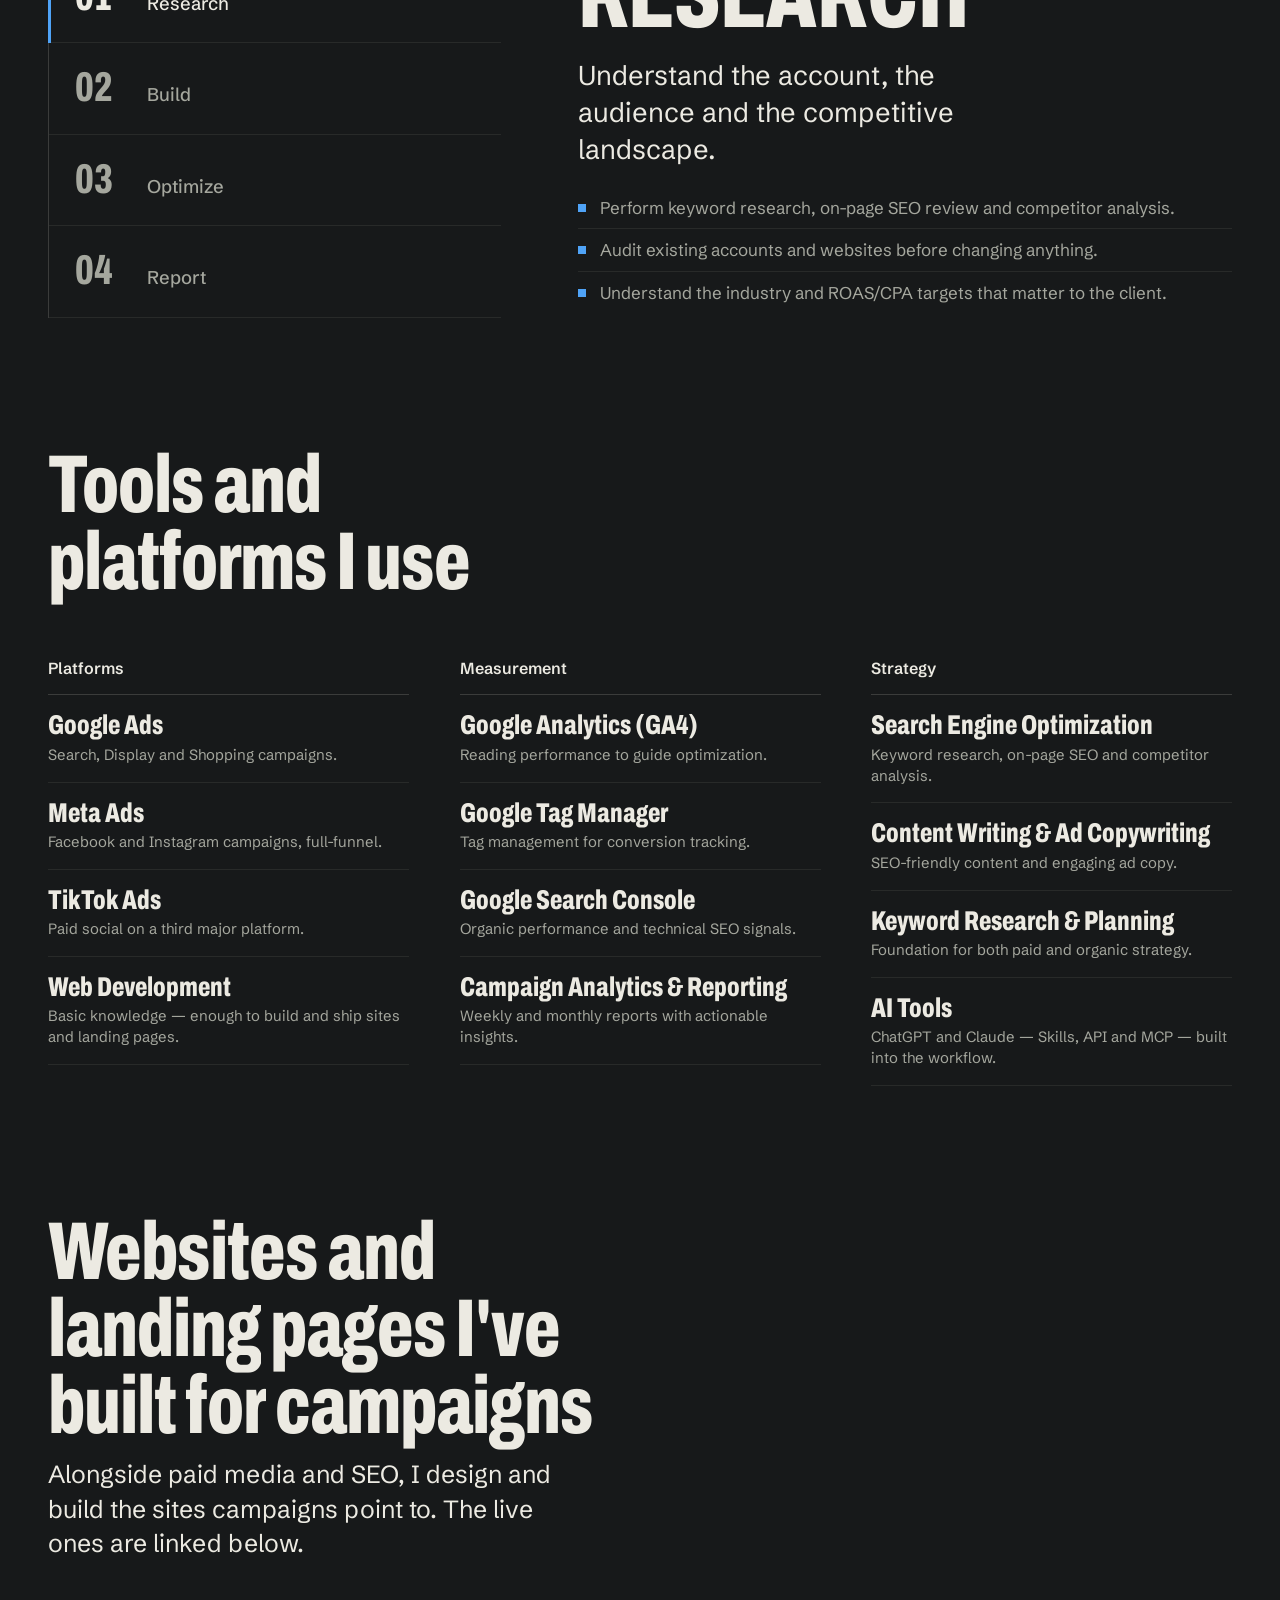
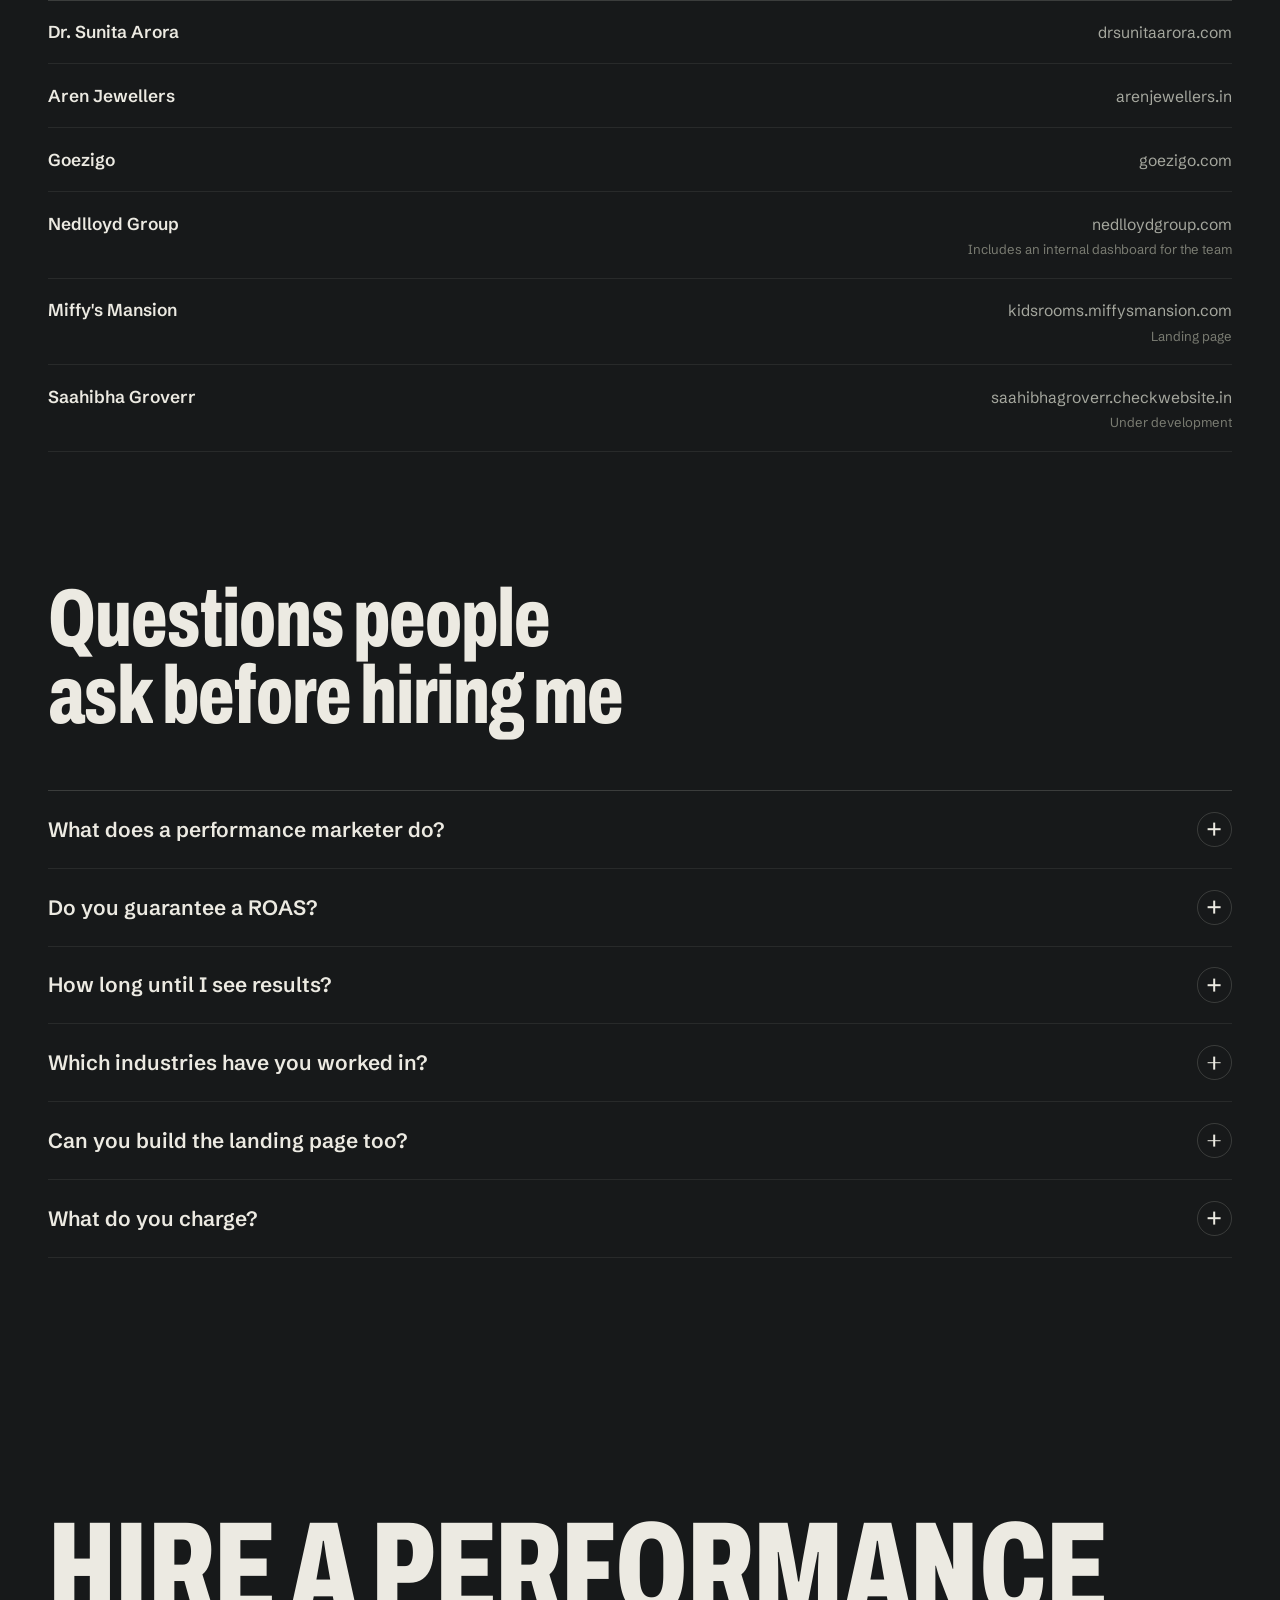
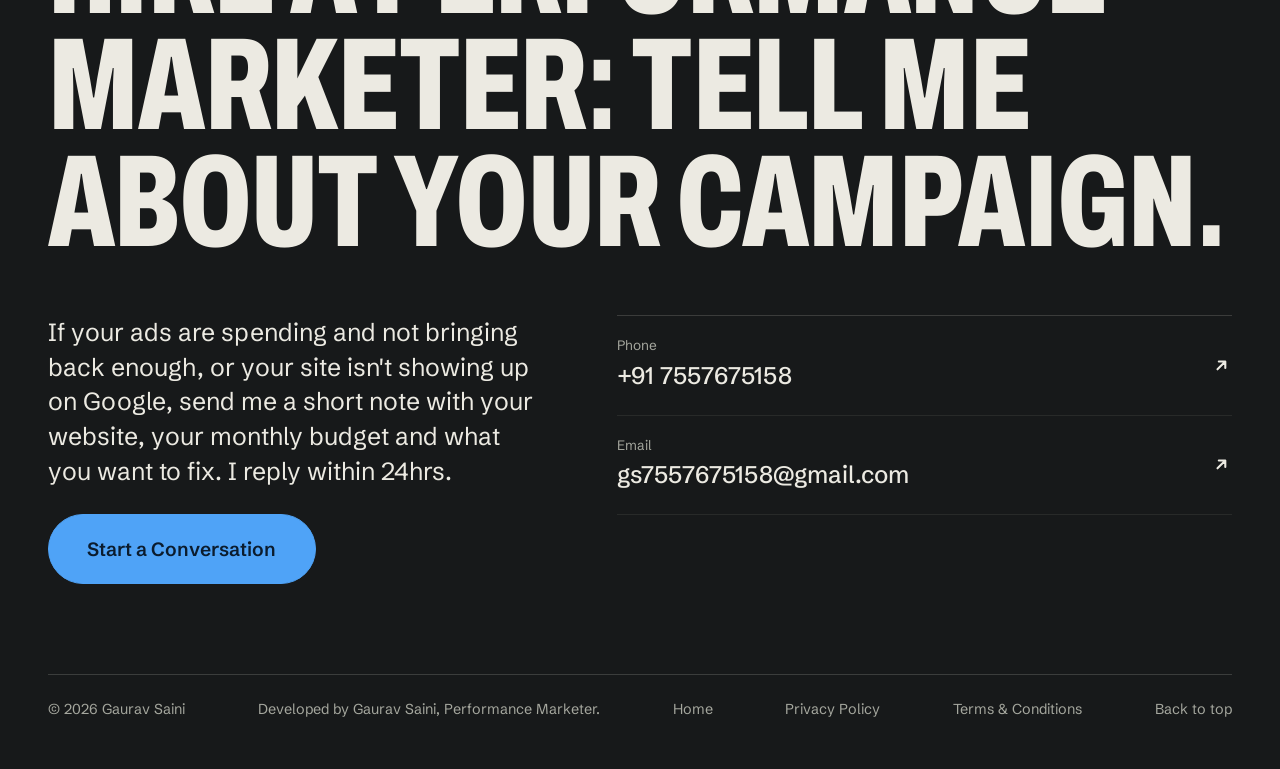
<file: gaurav.html>
<!DOCTYPE html>
<html lang="en-IN">
<head>
<!-- Google tag (gtag.js) -->
<script async src="https://www.googletagmanager.com/gtag/js?id=G-48MM2QTZTL"></script>
<script>
  window.dataLayer = window.dataLayer || [];
  function gtag(){dataLayer.push(arguments);}
  gtag('js', new Date());

  gtag('config', 'G-48MM2QTZTL');
</script>
<meta charset="utf-8">
<meta name="viewport" content="width=device-width, initial-scale=1, viewport-fit=cover">
<title>Gaurav Saini | Freelance Performance Marketer & SEO</title>
<meta name="description" content="Freelance performance marketer Gaurav Saini runs Meta Ads, Meta Google Ads, TikTok and SEO for 17+ brands across 10+ industries. See the work, then get in touch.">
<meta name="author" content="Gaurav Saini">
<meta name="robots" content="index, follow, max-image-preview:large">
<meta name="theme-color" content="#17191A">

<link rel="canonical" href="https://www.theperformancemarketer.in/gaurav.html">
<meta property="og:url" content="https://www.theperformancemarketer.in/gaurav.html">
<meta property="og:image" content="https://www.theperformancemarketer.in/gaurav-hero.jpg">
<meta property="og:type" content="website">
<meta property="og:site_name" content="Gaurav Saini">
<meta property="og:title" content="Gaurav Saini | Freelance Performance Marketer & SEO">
<meta property="og:description" content="Performance marketer Gaurav Saini runs Google Ads, Meta Ads, TikTok and SEO for brands in India, the USA and the UAE. See real results and get in touch.">
<meta property="og:locale" content="en_IN">
<meta name="twitter:card" content="summary_large_image">
<meta name="twitter:title" content="Gaurav Saini | Freelance Performance Marketer & SEO">
<meta name="twitter:description" content="Performance marketer Gaurav Saini runs Google Ads, Meta Ads, TikTok and SEO for brands in India, the USA and the UAE. See real results and get in touch.">

<link rel="icon" href="data:image/svg+xml,%3Csvg xmlns='http://www.w3.org/2000/svg' viewBox='0 0 32 32'%3E%3Crect width='32' height='32' rx='6' fill='%2317191A'/%3E%3Ctext x='16' y='23' font-family='Arial Black,Arial,sans-serif' font-weight='900' font-size='15' text-anchor='middle' fill='%234FA3F7'%3EGS%3C/text%3E%3C/svg%3E">

<link rel="preconnect" href="https://fonts.googleapis.com">
<link rel="preconnect" href="https://fonts.gstatic.com" crossorigin>
<link rel="stylesheet" href="https://fonts.googleapis.com/css2?family=Archivo:wdth,wght@62..125,600..900&amp;display=swap">
<link rel="stylesheet" href="https://fonts.googleapis.com/css2?family=Schibsted+Grotesk:wght@400..700&amp;display=swap">

<!-- Person schema -->
<script type="application/ld+json">
{
  "@context": "https://schema.org",
  "@type": "Person",
  "name": "Gaurav Saini",
  "jobTitle": "Performance Marketer",
  "url": "https://www.theperformancemarketer.in/gaurav.html",
  "worksFor": {
    "@type": "Organization",
    "name": "The Performance Marketer",
    "url": "https://www.theperformancemarketer.in/"
  },
  "memberOf": {
    "@type": "Organization",
    "name": "The Performance Marketer",
    "url": "https://www.theperformancemarketer.in/"
  },
  "knowsAbout": [
    "Google Ads",
    "Meta Ads",
    "TikTok Ads",
    "SEO",
    "GA4",
    "Tag Manager",
    "Web Development"
  ]
}
</script>

<script>document.documentElement.classList.add('js')</script>

<link rel="stylesheet" href="gaurav-style.css">
</head>

<body id="top">
<svg width="0" height="0" style="position:absolute" aria-hidden="true" focusable="false">
  <symbol id="i-plus" viewBox="0 0 16 16"><path d="M8 2v12M2 8h12" fill="none" stroke="currentColor" stroke-width="1.6" stroke-linecap="round"/></symbol>
  <symbol id="i-out" viewBox="0 0 16 16"><path d="M5 11l6-6M6 5h5v5" fill="none" stroke="currentColor" stroke-width="1.6" stroke-linecap="round" stroke-linejoin="round"/></symbol>
  <symbol id="i-l" viewBox="0 0 16 16"><path d="M13 8H3M7.5 3.5 3 8l4.5 4.5" fill="none" stroke="currentColor" stroke-width="1.6" stroke-linecap="round" stroke-linejoin="round"/></symbol>
  <symbol id="i-r" viewBox="0 0 16 16"><path d="M3 8h10M8.5 3.5 13 8l-4.5 4.5" fill="none" stroke="currentColor" stroke-width="1.6" stroke-linecap="round" stroke-linejoin="round"/></symbol>
  <symbol id="i-x" viewBox="0 0 16 16"><path d="M3 3l10 10M13 3 3 13" fill="none" stroke="currentColor" stroke-width="1.6" stroke-linecap="round"/></symbol>
</svg>

<a class="skip" href="#main">Skip to content</a>
<div class="progress" aria-hidden="true"><i id="progress"></i></div>
<div class="cursor" id="cursor" aria-hidden="true"><span>View</span></div>

<!-- ===== Navbar ===== -->
<header class="nav" id="nav">
  <div class="nav__bar">
    <a class="logo" href="#top" aria-label="Gaurav Saini, back to top"><i></i>Gaurav Saini</a>
    <nav class="nav__links" aria-label="Primary">
      <a href="#work">Work</a>
      <a href="#about">About</a>
      <a href="#experience">Experience</a>
      <a href="#skills">Skills</a>
      <a href="#contact">Contact</a>
    </nav>
    <a class="btn btn--acc btn--sm nav__cta mag" href="#contact" data-whatsapp>Let's Talk</a>
    <button class="burger" id="burger" aria-expanded="false" aria-controls="menu" aria-label="Open menu"><span></span><span></span></button>
  </div>
</header>

<div class="menu" id="menu" aria-hidden="true">
  <nav aria-label="Mobile">
    <a class="big" href="#work">Work</a>
    <a class="big" href="#about">About</a>
    <a class="big" href="#experience">Experience</a>
    <a class="big" href="#skills">Skills</a>
    <a class="big" href="#contact">Contact</a>
  </nav>
  <p>Gaurav Saini, Performance Marketer. Google, Meta, TikTok and SEO.</p>
</div>

<a class="btn btn--acc fab" id="fab" href="#contact" data-whatsapp>Let's Talk</a>

<main id="main">

<!-- ===== 01 Hero ===== -->
<section class="hero" aria-labelledby="hero-h">
  <div class="wrap">
    <p class="byline" style="margin-bottom:.6rem">Full-Funnel Performance Built on Trust.</p>
    <div class="hero__head">
      <h1 class="poster" id="hero-h" data-fit>
        <span class="row">
          <span class="ln" style="--d:0"><span>Freelance Performance</span></span>
        </span>
        <span class="row">
          <span class="ln" style="--d:1"><span>Marketer for Google Ads,</span></span>
        </span>
        <span class="row">
          <span class="ln" style="--d:2"><span>Meta Ads &amp; SEO<i class="caret" aria-hidden="true"></i></span></span>
        </span>
      </h1>
      <figure class="idcard" id="idcard">
        <span class="idcard__img">
          <img src="gaurav-hero.jpg" alt="Gaurav Saini, performance marketer running Google and Meta Ads">
        </span>
        <figcaption class="idcard__cap"><b>Gaurav Saini</b><span>Performance Marketer</span></figcaption>
      </figure>
    </div>

    <div class="hero__mid">
      <div class="hero__copy">
        <p class="byline">Gaurav Saini</p>
        <p class="sub">I'm Gaurav, a performance marketer. I run Google Ads, Meta Ads, TikTok and SEO for brands in India, the USA and the UAE. In three years I've handled 17 paid clients and 4 SEO clients, and I build the landing pages their ads send people to, so nothing gets lost between the click and the enquiry.</p>
        <div class="cta">
          <a class="btn btn--acc mag" href="#contact" data-whatsapp>Let's Talk</a>
          <a class="btn mag" href="#work">View My Work</a>
        </div>
      </div>
      <figure class="viz hero__viz" id="viz" role="img" aria-label="Illustrative animation: spend bars rising with a rising ROAS line. Not real campaign data.">
        <div class="viz__hd"><b>Performance signal</b><span>Illustrative, not real data</span></div>
        <svg aria-hidden="true"></svg>
        <div class="viz__ft"><span><span class="key">Spend</span><span class="key k2">ROAS</span></span></div>
      </figure>
    </div>

    <dl class="proof">
      <div><dt><span data-count="3">3</span><span class="unit">+</span></dt><dd>Years of experience</dd></div>
      <div><dt><span data-count="17">17</span><span class="unit">+</span></dt><dd>Paid clients</dd></div>
      <div><dt><span data-count="10">10</span><span class="unit">+</span></dt><dd>Industries</dd></div>
      <div><dt><span data-count="6">6</span><span class="unit">+</span></dt><dd>Websites built</dd></div>
      <div><dt><span data-count="3">3</span><span class="unit">+</span></dt><dd>Countries: India, USA, UAE</dd></div>
    </dl>
  </div>

  <!-- ===== 02 Platform strip ===== -->
  <div class="strip" aria-label="Platforms and disciplines">
    <div class="strip__track">
      <ul>
        <li>Google Ads</li><li>Meta Ads</li><li>TikTok Ads</li><li>SEO</li><li>GA4</li><li>Tag Manager</li><li>Web Development</li><li>AI Tools</li>
      </ul>
      <ul aria-hidden="true">
        <li>Google Ads</li><li>Meta Ads</li><li>TikTok Ads</li><li>SEO</li><li>GA4</li><li>Tag Manager</li><li>Web Development</li><li>AI Tools</li>
      </ul>
    </div>
  </div>
</section>

<!-- ===== 03 About ===== -->
<section class="sec" id="about" aria-labelledby="about-h">
  <div class="wrap about__grid">
    <h2 class="h2 edge l" id="about-h" data-split>About Gaurav Saini, performance marketer</h2>
    <div class="about__body edge r">
      <p class="lead">I started in September 2023 at Uniworld Studios. For about a year and a half I handled Google Ads, Meta Ads and SEO side by side, and wrote most of the ad copy myself. That mix still shapes how I work. Paid and organic traffic share the same keywords and the same landing pages, and often the same problems, so I look at both before I touch a budget.</p>
      <p>Since May 2025 I've been at AFFRIM COLLECTIVE, leading Google and Meta strategy across Search, Display and Social. Lately that has meant rebuilding an account structure, fixing conversion tracking, testing new creatives. Every week I send reports the client can actually read.</p>
      <p>The industries vary a lot: jewellery, healthcare, real estate, education, FMCG, interior design. Jewellery buyers take weeks to decide. Patients booking a doctor decide in minutes. The campaign has to fit that. I do the strategy myself, then use ChatGPT and Claude for research and reporting, but bids, budgets and creative choices are mine.</p>
      <ul class="caps" aria-label="What I work across">
        <li>Campaign strategy</li><li>Google &amp; Meta Ads</li><li>TikTok Ads</li><li>SEO</li><li>Content &amp; ad copywriting</li><li>Keyword research</li><li>Web development</li><li>Analytics &amp; reporting</li><li>AI-assisted workflows</li>
      </ul>
      <p class="edu"><b>Education:</b> B.A. Programme, Delhi University · Digital Marketing Certification, Indian Institute of Computer Science (IICS), Narra Hills</p>
    </div>
  </div>
</section>

<!-- ===== 04 Numbers ===== -->
<section class="sec" id="numbers" aria-labelledby="num-h" style="padding-top:0">
  <div class="wrap">
    <h2 class="h2" id="num-h" data-split>Clients I've worked with, and the numbers behind it</h2>
    <div class="nums" id="nums">
      <div class="num"><p class="num__v"><span data-count="3">3</span><span class="unit">+</span></p><p class="num__l">Years of experience</p></div>
      <div class="num num--hot"><p class="num__v"><span data-count="17">17</span><span class="unit">+</span></p><p class="num__l">Paid media clients managed</p></div>
      <div class="num"><p class="num__v"><span data-count="4">4</span><span class="unit">+</span></p><p class="num__l">SEO clients</p></div>
      <div class="num"><p class="num__v"><span data-count="10">10</span><span class="unit">+</span></p><p class="num__l">Industries served</p></div>
      <div class="num"><p class="num__v"><span data-count="6">6</span><span class="unit">+</span></p><p class="num__l">Websites and landing pages built</p></div>
    </div>
    <p class="foot-note">ROAS, sales-increase and timeline figures are self-reported per client, as stated in each engagement.</p>
  </div>
</section>

<!-- ===== 05 Case studies ===== -->
<section class="sec" id="work" aria-labelledby="work-h" style="padding-top:0">
  <div class="wrap work__hd">
    <h2 class="h2" id="work-h" data-split>Case studies: Google Ads, Meta Ads and SEO results</h2>
    <p>Paid media and SEO across jewellery, healthcare, real estate, education, FMCG and more. Open a case file to see the approach and result.</p>
  </div>
  <div class="rail" id="rail" tabindex="-1"><noscript><p class="muted">Turn on JavaScript to browse the case files.</p></noscript></div>
  <div class="vh">
    <h3>Client case studies</h3>
    <ul>
      <li><b>Miffy's Mansion</b> — A luxury kids' rooms and interiors brand, and a direct client for about a year on Google Ads and Meta Ads. In one month I spent ₹40,000 and the campaign brought in about 172 leads at ₹232 each. 47% of them were qualified, which puts the cost per qualified lead at roughly ₹494. One lead closed as a client worth ₹10,00,000. That's a cost of ₹40,000 for that client and a 25x return on ad spend. Figures as reported by the client.</li>
      <li><b>Salmon Stretch</b> — Meta Ads account turnaround for a fashion brand, as a direct client.</li>
      <li><b>The Home Saga</b> — Paid advertising for a luxury events business, running for about a year.</li>
      <li><b>Aren Jewellers</b> — Luxury jewellery brand. I run ads for both the US and India and built the website, for about a year.</li>
      <li><b>Saahibha Groverr</b> — Luxury jewellery brand I've worked with for 3 months, with a website currently being built.</li>
      <li><b>Dr. Sunita Arora</b> — Paid advertising and the website for a healthcare practice, ongoing for 8 months.</li>
      <li><b>Elysian Home Decor</b> — Advertising for a luxury home decor brand, as a direct client.</li>
      <li><b>Klifora Diamond</b> — Lab-grown diamond jewellery brand with a franchise model, 8 months.</li>
      <li><b>K K Dental Clinic</b> — Local ads for a dental clinic, through Uniworld Studios, 3 months.</li>
      <li><b>Modern School, Barakhamba</b> — Education campaigns covering several school properties, through Uniworld Studios.</li>
      <li><b>IELTS Guru</b> — Lead generation campaigns for an IELTS coaching brand, through Uniworld Studios.</li>
      <li><b>Rita Drinks (Dubai, UAE)</b> — SEO for a drinks brand, plus their first TikTok campaign next to their Google and Meta ads.</li>
      <li><b>NutroYumm</b> — Seasonal D2C food campaigns over 2 months.</li>
      <li><b>Elan The Emperor (Gurugram)</b> — Advertising for a luxury real estate project.</li>
      <li><b>Suresh Mansharamani</b> — Ticket-sales campaigns for coaching events.</li>
      <li><b>Rentelse</b> — SEO for a rentals e-commerce site, as a freelance client.</li>
      <li><b>Uniworld Studios</b> — SEO for the agency's own website.</li>
      <li><b>Tangenz Corporation (US)</b> — SEO for an IT and technology company.</li>
      <li><b>Iamsg</b> — SEO for Saransh Gupta's personal brand.</li>
    </ul>
  </div>
  <div class="wrap">
    <div class="rail__ctl">
      <div class="rail__trk" aria-hidden="true"><i id="railBar"></i></div>
      <div class="rail__btns">
        <button class="rbtn" id="railPrev" aria-label="Previous case files"><svg class="ic"><use href="#i-l"/></svg></button>
        <button class="rbtn" id="railNext" aria-label="Next case files"><svg class="ic"><use href="#i-r"/></svg></button>
      </div>
    </div>
    <p class="work__note">Detailed campaign metrics available on request.</p>
  </div>
</section>

<dialog class="modal" id="modal" aria-labelledby="mTitle">
  <div class="modal__hd"><span id="mCount"></span><button class="modal__x" id="mClose" aria-label="Close case file"><svg class="ic"><use href="#i-x"/></svg></button></div>
  <div class="modal__bd" id="mBody"></div>
  <div class="modal__ft"><button id="mPrev">Previous</button><button id="mNext">Next</button></div>
</dialog>

<!-- ===== 05b Services ===== -->
<section class="sec" id="services" aria-labelledby="svc-h" style="padding-top:0">
  <div class="wrap">
    <h2 class="h2" id="svc-h" data-split>Performance marketing services</h2>
    <ul class="svc">
      <li>
        <b>Google Ads management</b>
        <span>Search, Display and Shopping campaigns. Accounts often leak money through loose match types or tracking that counts the wrong action, so I check both first. Then I build around the searches people make when they're ready to buy or enquire.</span>
      </li>
      <li>
        <b>Meta Ads (Facebook and Instagram)</b>
        <span>Prospecting and retargeting, with creative tested against each other instead of guessed. I usually test the creative angle first, then audience, then placement.</span>
      </li>
      <li>
        <b>SEO</b>
        <span>Keyword research, on-page fixes, competitor review, and Search Console tracking. I've done this for 4 clients.</span>
      </li>
      <li>
        <b>TikTok Ads</b>
        <span>Run for Rita Drinks, a UAE drinks brand — their first paid push onto TikTok alongside their existing Google and Meta campaigns.</span>
      </li>
      <li>
        <b>Landing pages and websites</b>
        <span>If the ad is good and the page is bad, the money is wasted. I build the page and wire up the tracking.</span>
      </li>
    </ul>
  </div>
</section>

<!-- ===== 06 Experience ===== -->
<section class="sec" id="experience" aria-labelledby="exp-h" style="padding-top:0">
  <div class="wrap">
    <h2 class="h2" id="exp-h" data-split>My experience in Google Ads, Meta Ads and SEO</h2>
    <div class="tl" id="tl">

      <button class="tl__btn" style="--n:1" id="tb0" aria-expanded="false" aria-controls="tp0" data-tl="0">
        <span class="tl__yr">2025–Now</span><span class="tl__co">AFFRIM COLLECTIVE</span><span class="tl__role">Performance Marketer</span>
        <span class="tl__ico" aria-hidden="true"><svg class="ic"><use href="#i-plus"/></svg></span>
      </button>
      <div class="tl__panel" id="tp0" role="region" aria-labelledby="tb0"><div class="tl__in"><div>
        <h3>Performance Marketer</h3>
        <span class="tl__cur">Current role</span>
        <dl class="kv">
          <div><dt>Period</dt><dd>May 2025 – Present</dd></div>
          <div><dt>Platforms</dt><dd>Google Ads, Meta Ads</dd></div>
        </dl>
        <ul class="ticks">
          <li>Lead Google Ads and Meta Ads strategy across Search, Display and Social.</li>
          <li>Work on lowering CPA and lifting ROAS through bid, audience and creative changes. Example: the Miffy's Mansion campaign, at ₹232 cost per lead and a 47% qualified-lead rate, landed a client worth ₹10,00,000 off ₹40,000 in ad spend — a 25x ROAS.</li>
          <li>Track everything in GA4, Tag Manager and Search Console, with weekly and monthly reports that end in next steps.</li>
        </ul>
      </div></div></div>

      <button class="tl__btn" style="--n:2" id="tb1" aria-expanded="false" aria-controls="tp1" data-tl="1">
        <span class="tl__yr">2023–25</span><span class="tl__co">Uniworld Studios</span><span class="tl__role">Performance Marketer</span>
        <span class="tl__ico" aria-hidden="true"><svg class="ic"><use href="#i-plus"/></svg></span>
      </button>
      <div class="tl__panel" id="tp1" role="region" aria-labelledby="tb1"><div class="tl__in"><div>
        <h3>Performance Marketer</h3>
        <dl class="kv">
          <div><dt>Period</dt><dd>September 2023 – April 2025 (1.6 years)</dd></div>
          <div><dt>Platforms</dt><dd>Google Ads, Meta Ads, SEO</dd></div>
        </dl>
        <ul class="ticks">
          <li>Managed Google Ads, Meta Ads and SEO projects to drive traffic and quality leads for clients.</li>
          <li>Ran and optimized Google Search and Meta campaigns end-to-end.</li>
          <li>Performed keyword research, on-page SEO and competitor analysis.</li>
          <li>Created SEO-friendly content and engaging ad copy.</li>
          <li>Monitored campaign performance and made data-driven adjustments.</li>
        </ul>
      </div></div></div>

    </div>
  </div>
</section>

<!-- ===== 07 Approach ===== -->
<section class="sec" id="approach" aria-labelledby="ap-h" style="padding-top:0">
  <div class="wrap">
    <h2 class="h2" id="ap-h" data-split>How I run a Google and Meta Ads campaign</h2>
    <div class="ap" id="ap" style="--step:0">
      <div class="ap__tabs" role="tablist" aria-label="Framework steps">
        <button class="ap__tab" role="tab" id="at0" aria-controls="ap0" aria-selected="true"><b>01</b><span>Research</span></button>
        <button class="ap__tab" role="tab" id="at1" aria-controls="ap1" aria-selected="false" tabindex="-1"><b>02</b><span>Build</span></button>
        <button class="ap__tab" role="tab" id="at2" aria-controls="ap2" aria-selected="false" tabindex="-1"><b>03</b><span>Optimize</span></button>
        <button class="ap__tab" role="tab" id="at3" aria-controls="ap3" aria-selected="false" tabindex="-1"><b>04</b><span>Report</span></button>
      </div>
      <div>
        <div class="ap__pn on" role="tabpanel" id="ap0" aria-labelledby="at0" tabindex="0">
          <h3>Research</h3><p class="say">Understand the account, the audience and the competitive landscape.</p>
          <ul class="ticks"><li>Perform keyword research, on-page SEO review and competitor analysis.</li><li>Audit existing accounts and websites before changing anything.</li><li>Understand the industry and ROAS/CPA targets that matter to the client.</li></ul>
        </div>
        <div class="ap__pn" role="tabpanel" id="ap1" aria-labelledby="at1" tabindex="0">
          <h3>Build</h3><p class="say">Structure full-funnel campaigns across Search, Display and Social.</p>
          <ul class="ticks"><li>Strategize and manage campaigns across Google, Meta and TikTok.</li><li>Write SEO-friendly content and ad copy tailored to each audience.</li><li>Build the website or landing page when the campaign needs one.</li></ul>
        </div>
        <div class="ap__pn" role="tabpanel" id="ap2" aria-labelledby="at2" tabindex="0">
          <h3>Optimize</h3><p class="say">Make data-driven adjustments to improve ROAS and lower CPA.</p>
          <ul class="ticks"><li>Monitor performance continuously and adjust bids, creative and targeting.</li><li>Lead client acquisition and retention through high-performing creatives.</li><li>Use AI tools to speed up research and reporting workflows.</li></ul>
        </div>
        <div class="ap__pn" role="tabpanel" id="ap3" aria-labelledby="at3" tabindex="0">
          <h3>Report</h3><p class="say">Track the numbers and turn them into actionable insight.</p>
          <ul class="ticks"><li>Track performance via Google Analytics, GTM and Search Console.</li><li>Deliver weekly and monthly reports with actionable insights.</li><li>Feed results back into the next round of optimization.</li></ul>
        </div>
      </div>
    </div>
  </div>
</section>

<!-- ===== 08 Skills ===== -->
<section class="sec" id="skills" aria-labelledby="sk-h" style="padding-top:0">
  <div class="wrap">
    <h2 class="h2" id="sk-h" data-split>Tools and platforms I use</h2>
    <div class="sk" id="sk">
      <div class="edge l">
        <h3>Platforms</h3>
        <ul>
          <li><b>Google Ads</b><span>Search, Display and Shopping campaigns.</span></li>
          <li><b>Meta Ads</b><span>Facebook and Instagram campaigns, full-funnel.</span></li>
          <li><b>TikTok Ads</b><span>Paid social on a third major platform.</span></li>
          <li><b>Web Development</b><span>Basic knowledge — enough to build and ship sites and landing pages.</span></li>
        </ul>
      </div>
      <div class="edge r">
        <h3>Measurement</h3>
        <ul>
          <li><b>Google Analytics (GA4)</b><span>Reading performance to guide optimization.</span></li>
          <li><b>Google Tag Manager</b><span>Tag management for conversion tracking.</span></li>
          <li><b>Google Search Console</b><span>Organic performance and technical SEO signals.</span></li>
          <li><b>Campaign Analytics &amp; Reporting</b><span>Weekly and monthly reports with actionable insights.</span></li>
        </ul>
      </div>
      <div class="edge l">
        <h3>Strategy</h3>
        <ul>
          <li><b>Search Engine Optimization</b><span>Keyword research, on-page SEO and competitor analysis.</span></li>
          <li><b>Content Writing &amp; Ad Copywriting</b><span>SEO-friendly content and engaging ad copy.</span></li>
          <li><b>Keyword Research &amp; Planning</b><span>Foundation for both paid and organic strategy.</span></li>
          <li><b>AI Tools</b><span>ChatGPT and Claude — Skills, API and MCP — built into the workflow.</span></li>
        </ul>
      </div>
    </div>
  </div>
</section>

<!-- ===== 09 Websites built ===== -->
<section class="sec" id="built" aria-labelledby="built-h" style="padding-top:0">
  <div class="wrap">
    <h2 class="h2" id="built-h" data-split>Websites and landing pages I've built for campaigns</h2>
    <p class="lead" style="margin-top:.8rem">Alongside paid media and SEO, I design and build the sites campaigns point to. The live ones are linked below.</p>
    <ul class="built">
      <li><span><b>Dr. Sunita Arora</b></span><span class="dom"><a href="https://drsunitaarora.com" target="_blank" rel="noopener">drsunitaarora.com</a></span></li>
      <li><span><b>Aren Jewellers</b></span><span class="dom"><a href="https://arenjewellers.in" target="_blank" rel="noopener">arenjewellers.in</a></span></li>
      <li><span><b>Goezigo</b></span><span class="dom"><a href="https://goezigo.com" target="_blank" rel="noopener">goezigo.com</a></span></li>
      <li><span><b>Nedlloyd Group</b></span><span class="dom"><a href="https://nedlloydgroup.com" target="_blank" rel="noopener">nedlloydgroup.com</a><small class="note">Includes an internal dashboard for the team</small></span></li>
      <li><span><b>Miffy's Mansion</b></span><span class="dom"><a href="https://kidsrooms.miffysmansion.com" target="_blank" rel="noopener">kidsrooms.miffysmansion.com</a><small class="note">Landing page</small></span></li>
      <li><span><b>Saahibha Groverr</b></span><span class="dom">saahibhagroverr.checkwebsite.in<small class="note">Under development</small></span></li>
    </ul>
  </div>
</section>

<!-- ===== 09b FAQ ===== -->
<section class="sec" id="faq" aria-labelledby="faq-h" style="padding-top:0">
  <div class="wrap">
    <h2 class="h2" id="faq-h" data-split>Questions people ask before hiring me</h2>
    <div class="faq">
      <details class="faq__item">
        <summary>What does a performance marketer do?<i class="faq__ico" aria-hidden="true"></i></summary>
        <p>I run paid campaigns on Google, Meta and TikTok, and tie each rupee spent to something measurable: a lead, a sale, a booking. I also handle the tracking and the reporting.</p>
      </details>
      <details class="faq__item">
        <summary>Do you guarantee a ROAS?<i class="faq__ico" aria-hidden="true"></i></summary>
        <p>No. Anyone promising one before seeing your account is guessing. I set a target after an audit, once I know your margins, your site and your past data.</p>
      </details>
      <details class="faq__item">
        <summary>How long until I see results?<i class="faq__ico" aria-hidden="true"></i></summary>
        <p>Paid ads usually give useful data in the first two to four weeks, and it often takes two to three months of testing to settle at a steady cost per lead. SEO is slower. Expect three to six months before rankings and traffic move in a way you can measure.</p>
      </details>
      <details class="faq__item">
        <summary>Which industries have you worked in?<i class="faq__ico" aria-hidden="true"></i></summary>
        <p>Jewellery, healthcare, real estate, education, FMCG, fashion, home decor, events and coaching, plus IT and a few others.</p>
      </details>
      <details class="faq__item">
        <summary>Can you build the landing page too?<i class="faq__ico" aria-hidden="true"></i></summary>
        <p>Yes. I've built 6 sites and landing pages for campaigns, listed above.</p>
      </details>
      <details class="faq__item">
        <summary>What do you charge?<i class="faq__ico" aria-hidden="true"></i></summary>
        <p>It depends on your ad spend and what you need: ads only, SEO, or both with a landing page. Send me your website and your monthly budget and I'll reply with a clear quote within 24 hours.</p>
      </details>
    </div>
  </div>
</section>

<!-- ===== 10 Contact ===== -->
<section class="contact" id="contact" aria-labelledby="ct-h">
  <div class="wrap">
    <h2 class="poster" id="ct-h" data-fit>
      <span class="row">
        <span class="ln" style="--d:0"><span>Hire a performance</span></span>
      </span>
      <span class="row">
        <span class="ln" style="--d:1"><span>marketer: tell me</span></span>
      </span>
      <span class="row">
        <span class="ln" style="--d:2"><span>about your campaign.</span></span>
      </span>
    </h2>
    <div class="contact__mid">
      <div class="edge l">
        <p class="lead" style="margin-bottom:1.6rem">If your ads are spending and not bringing back enough, or your site isn't showing up on Google, send me a short note with your website, your monthly budget and what you want to fix. I reply within 24hrs.</p>
        <a class="btn btn--acc btn--xl mag" id="ctaMail" href="#contact" data-whatsapp>Start a Conversation</a>
      </div>
      <div class="links edge r">
        <a href="#contact" data-contact="phone"><span><small>Phone</small><span class="v">[YOUR PHONE]</span></span><svg class="ic"><use href="#i-out"/></svg></a>
        <a href="#contact" data-contact="email"><span><small>Email</small><span class="v">[YOUR EMAIL]</span></span><svg class="ic"><use href="#i-out"/></svg></a>
      </div>
    </div>

    <footer class="ftr">
      <span>© <span id="yr">2026</span> Gaurav Saini</span>
      <span>Developed by Gaurav Saini, Performance Marketer.</span>
      <a href="index.html">Home</a>
      <a href="privacy.html">Privacy Policy</a>
      <a href="terms.html">Terms &amp; Conditions</a>
      <a href="#top">Back to top</a>
    </footer>
  </div>
</section>

</main>

<script src="gaurav-script.js" defer></script>
</body>
</html>
</file>
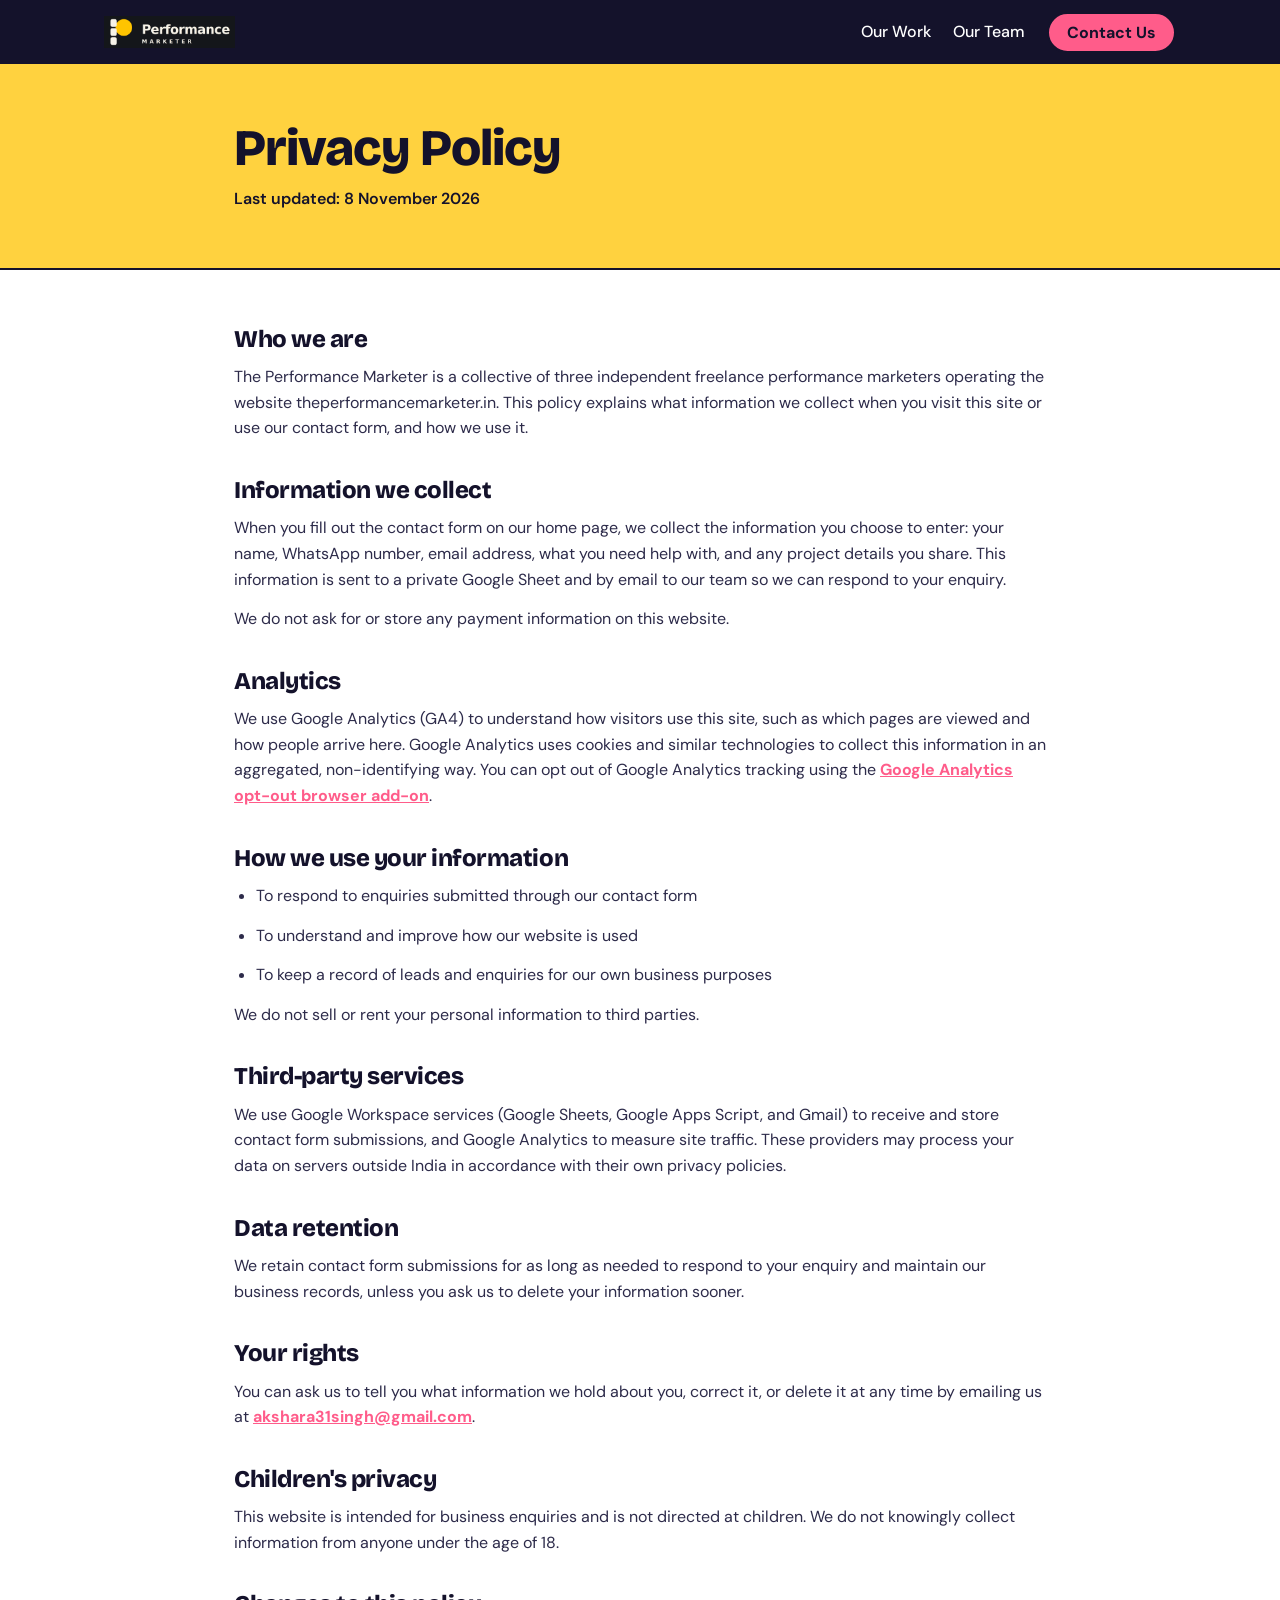
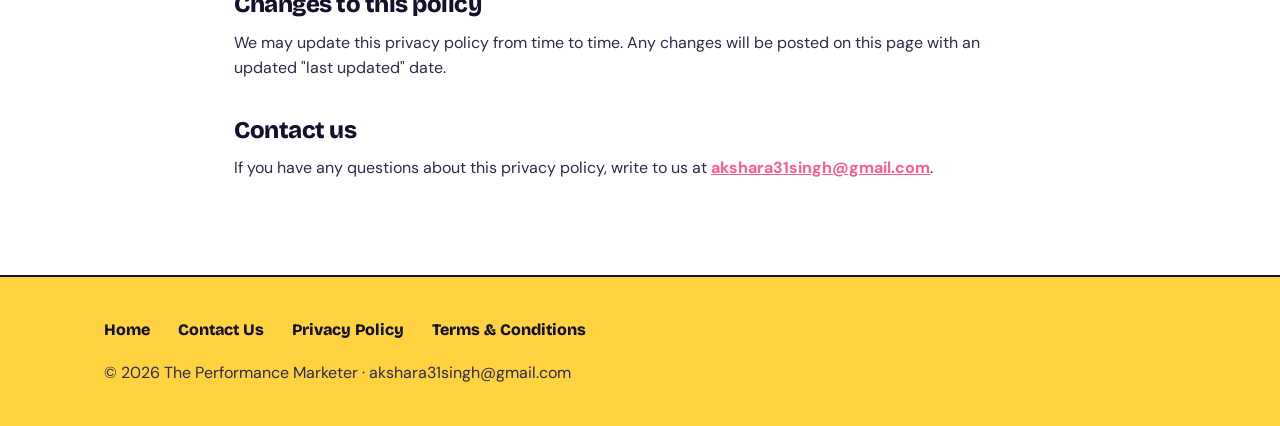
<file: privacy.html>
<!DOCTYPE html>
<html lang="en-IN"><head>
<!-- Google tag (gtag.js) -->
<script async src="https://www.googletagmanager.com/gtag/js?id=G-48MM2QTZTL"></script>
<script>
  window.dataLayer = window.dataLayer || [];
  function gtag(){dataLayer.push(arguments);}
  gtag('js', new Date());

  gtag('config', 'G-48MM2QTZTL');
</script>
<meta charset="utf-8"><meta name="viewport" content="width=device-width,initial-scale=1">
<title>Privacy Policy | The Performance Marketer</title>
<meta name="description" content="Read the privacy policy for The Performance Marketer: what data we collect through our contact form and analytics, how we use it, and your rights.">
<meta name="robots" content="index, follow, max-image-preview:large">
<link rel="canonical" href="https://www.theperformancemarketer.in/privacy.html">
<link rel="icon" type="image/png" href="brand/icon-512.png">
<link rel="apple-touch-icon" href="brand/icon-512.png">
<meta name="theme-color" content="#14122b">
<meta property="og:title" content="Privacy Policy | The Performance Marketer">
<meta property="og:description" content="What data we collect through our contact form and analytics, how we use it, and your rights.">
<meta property="og:image" content="https://www.theperformancemarketer.in/brand/logo-stack.png">
<meta property="og:url" content="https://www.theperformancemarketer.in/privacy.html">
<meta property="og:type" content="website">
<meta property="og:site_name" content="The Performance Marketer">
<meta property="og:locale" content="en_IN">
<meta name="twitter:card" content="summary_large_image">
<meta name="twitter:title" content="Privacy Policy | The Performance Marketer">
<meta name="twitter:description" content="What data we collect through our contact form and analytics, how we use it, and your rights.">
<link rel="preconnect" href="https://fonts.googleapis.com">
<link rel="preconnect" href="https://fonts.gstatic.com" crossorigin>
<link href="https://fonts.googleapis.com/css2?family=Bricolage+Grotesque:wght@600;800&family=DM+Sans:wght@400;500;700&display=swap" rel="stylesheet">
<style>
:root{--ink:#14122b;--sun:#ffd23f;--pink:#ff5c8a;--mint:#b8f0d8;--w:#fff}
*{box-sizing:border-box;margin:0}html{scroll-behavior:smooth;scroll-padding-top:64px;-webkit-text-size-adjust:100%}
body{font-family:'DM Sans',system-ui,sans-serif;color:var(--ink);line-height:1.6;background:var(--w)}
h1,h2{font-family:'Bricolage Grotesque','DM Sans',sans-serif;line-height:1.1;letter-spacing:-.02em}
a{color:inherit}:focus-visible{outline:3px solid var(--pink);outline-offset:3px}
.wrap{max-width:860px;margin:0 auto;padding:0 24px}
nav{position:sticky;top:0;z-index:5;background:var(--ink);color:var(--w)}
nav .wrap{max-width:1120px;display:flex;justify-content:space-between;align-items:center;height:64px}
nav ul{display:flex;gap:22px;list-style:none;padding:0;align-items:center}
nav a{text-decoration:none;font-weight:500}.logo{font-family:'Bricolage Grotesque';font-weight:800;font-size:1.1rem}
.btn{display:inline-block;background:var(--pink);color:var(--ink);border:2px solid var(--ink);border-radius:999px;padding:12px 26px;font:700 1rem 'DM Sans';text-decoration:none;box-shadow:4px 4px 0 var(--ink);cursor:pointer;transition:.15s}
.btn:hover{transform:translate(2px,2px);box-shadow:2px 2px 0 var(--ink)}
.legalhead{background:var(--sun);border-bottom:2px solid var(--ink);padding:56px 0}
.legalhead h1{font-size:clamp(2.2rem,6vw,3.2rem);font-weight:800}
.legalhead p{margin-top:10px;font-weight:600}
main{padding:56px 0 80px}
main h2{font-size:1.5rem;font-weight:800;margin:36px 0 12px}
main h2:first-child{margin-top:0}
main p,main li{margin-bottom:14px;color:#2d2b4a}
main ul{padding-left:22px}
main a.inline{color:var(--pink);font-weight:700;text-decoration:underline}
footer{background:var(--sun);border-top:2px solid var(--ink);padding:40px 0}
footer .wrap{max-width:1120px}
.flinks{list-style:none;padding:0;display:flex;flex-wrap:wrap;gap:18px 28px;margin-bottom:18px}
.flinks a{font:800 1rem 'Bricolage Grotesque';text-decoration:none}
footer p{color:#2d2b4a}
.burger{display:none;background:none;border:2px solid #fff;color:#fff;border-radius:10px;padding:4px 12px;font-size:1.3rem;cursor:pointer;line-height:1.2}
@media(max-width:760px){.burger{display:block}nav .wrap{height:60px}.logo{font-size:1rem;max-width:70%}
nav ul{position:absolute;top:100%;left:0;right:0;background:var(--ink);flex-direction:column;align-items:flex-start;padding:8px 24px 22px;gap:16px;display:none;border-top:1px solid rgba(255,255,255,.15)}nav.open ul{display:flex}
.legalhead{padding:40px 0}}
</style></head><body>

<nav><div class="wrap"><a class="logo" href="index.html" style="text-decoration:none;display:flex;align-items:center"><img src="brand/logo-horizontal-dark.png" width="131" height="32" alt="The Performance Marketer" style="height:32px;width:auto;display:block"></a><button class="burger" aria-label="Menu" aria-expanded="false">☰</button>
<ul><li><a href="index.html#work">Our Work</a></li><li><a href="index.html#team">Our Team</a></li><li><a class="btn" href="index.html#contact" style="padding:8px 18px;box-shadow:none">Contact Us</a></li></ul></div></nav>

<header class="legalhead"><div class="wrap">
<h1>Privacy Policy</h1>
<p>Last updated: 8 November 2026</p>
</div></header>

<main><div class="wrap">

<h2>Who we are</h2>
<p>The Performance Marketer is a collective of three independent freelance performance marketers operating the website theperformancemarketer.in. This policy explains what information we collect when you visit this site or use our contact form, and how we use it.</p>

<h2>Information we collect</h2>
<p>When you fill out the contact form on our home page, we collect the information you choose to enter: your name, WhatsApp number, email address, what you need help with, and any project details you share. This information is sent to a private Google Sheet and by email to our team so we can respond to your enquiry.</p>
<p>We do not ask for or store any payment information on this website.</p>

<h2>Analytics</h2>
<p>We use Google Analytics (GA4) to understand how visitors use this site, such as which pages are viewed and how people arrive here. Google Analytics uses cookies and similar technologies to collect this information in an aggregated, non-identifying way. You can opt out of Google Analytics tracking using the <a class="inline" href="https://tools.google.com/dlpage/gaoptout" target="_blank" rel="noopener">Google Analytics opt-out browser add-on</a>.</p>

<h2>How we use your information</h2>
<ul>
<li>To respond to enquiries submitted through our contact form</li>
<li>To understand and improve how our website is used</li>
<li>To keep a record of leads and enquiries for our own business purposes</li>
</ul>
<p>We do not sell or rent your personal information to third parties.</p>

<h2>Third-party services</h2>
<p>We use Google Workspace services (Google Sheets, Google Apps Script, and Gmail) to receive and store contact form submissions, and Google Analytics to measure site traffic. These providers may process your data on servers outside India in accordance with their own privacy policies.</p>

<h2>Data retention</h2>
<p>We retain contact form submissions for as long as needed to respond to your enquiry and maintain our business records, unless you ask us to delete your information sooner.</p>

<h2>Your rights</h2>
<p>You can ask us to tell you what information we hold about you, correct it, or delete it at any time by emailing us at <a class="inline" href="mailto:akshara31singh@gmail.com">akshara31singh@gmail.com</a>.</p>

<h2>Children's privacy</h2>
<p>This website is intended for business enquiries and is not directed at children. We do not knowingly collect information from anyone under the age of 18.</p>

<h2>Changes to this policy</h2>
<p>We may update this privacy policy from time to time. Any changes will be posted on this page with an updated "last updated" date.</p>

<h2>Contact us</h2>
<p>If you have any questions about this privacy policy, write to us at <a class="inline" href="mailto:akshara31singh@gmail.com">akshara31singh@gmail.com</a>.</p>

</div></main>

<footer><div class="wrap">
<ul class="flinks"><li><a href="index.html">Home</a></li><li><a href="index.html#contact">Contact Us</a></li><li><a href="privacy.html">Privacy Policy</a></li><li><a href="terms.html">Terms &amp; Conditions</a></li></ul>
<p>© 2026 The Performance Marketer · akshara31singh@gmail.com</p>
</div></footer>

<script>(function(){var n=document.querySelector('nav'),b=n&&n.querySelector('.burger');if(!b)return;b.addEventListener('click',function(){var o=n.classList.toggle('open');b.setAttribute('aria-expanded',o)});n.querySelectorAll('ul a').forEach(function(a){a.addEventListener('click',function(){n.classList.remove('open');b.setAttribute('aria-expanded','false')})})})();</script>
</body></html>
</file>
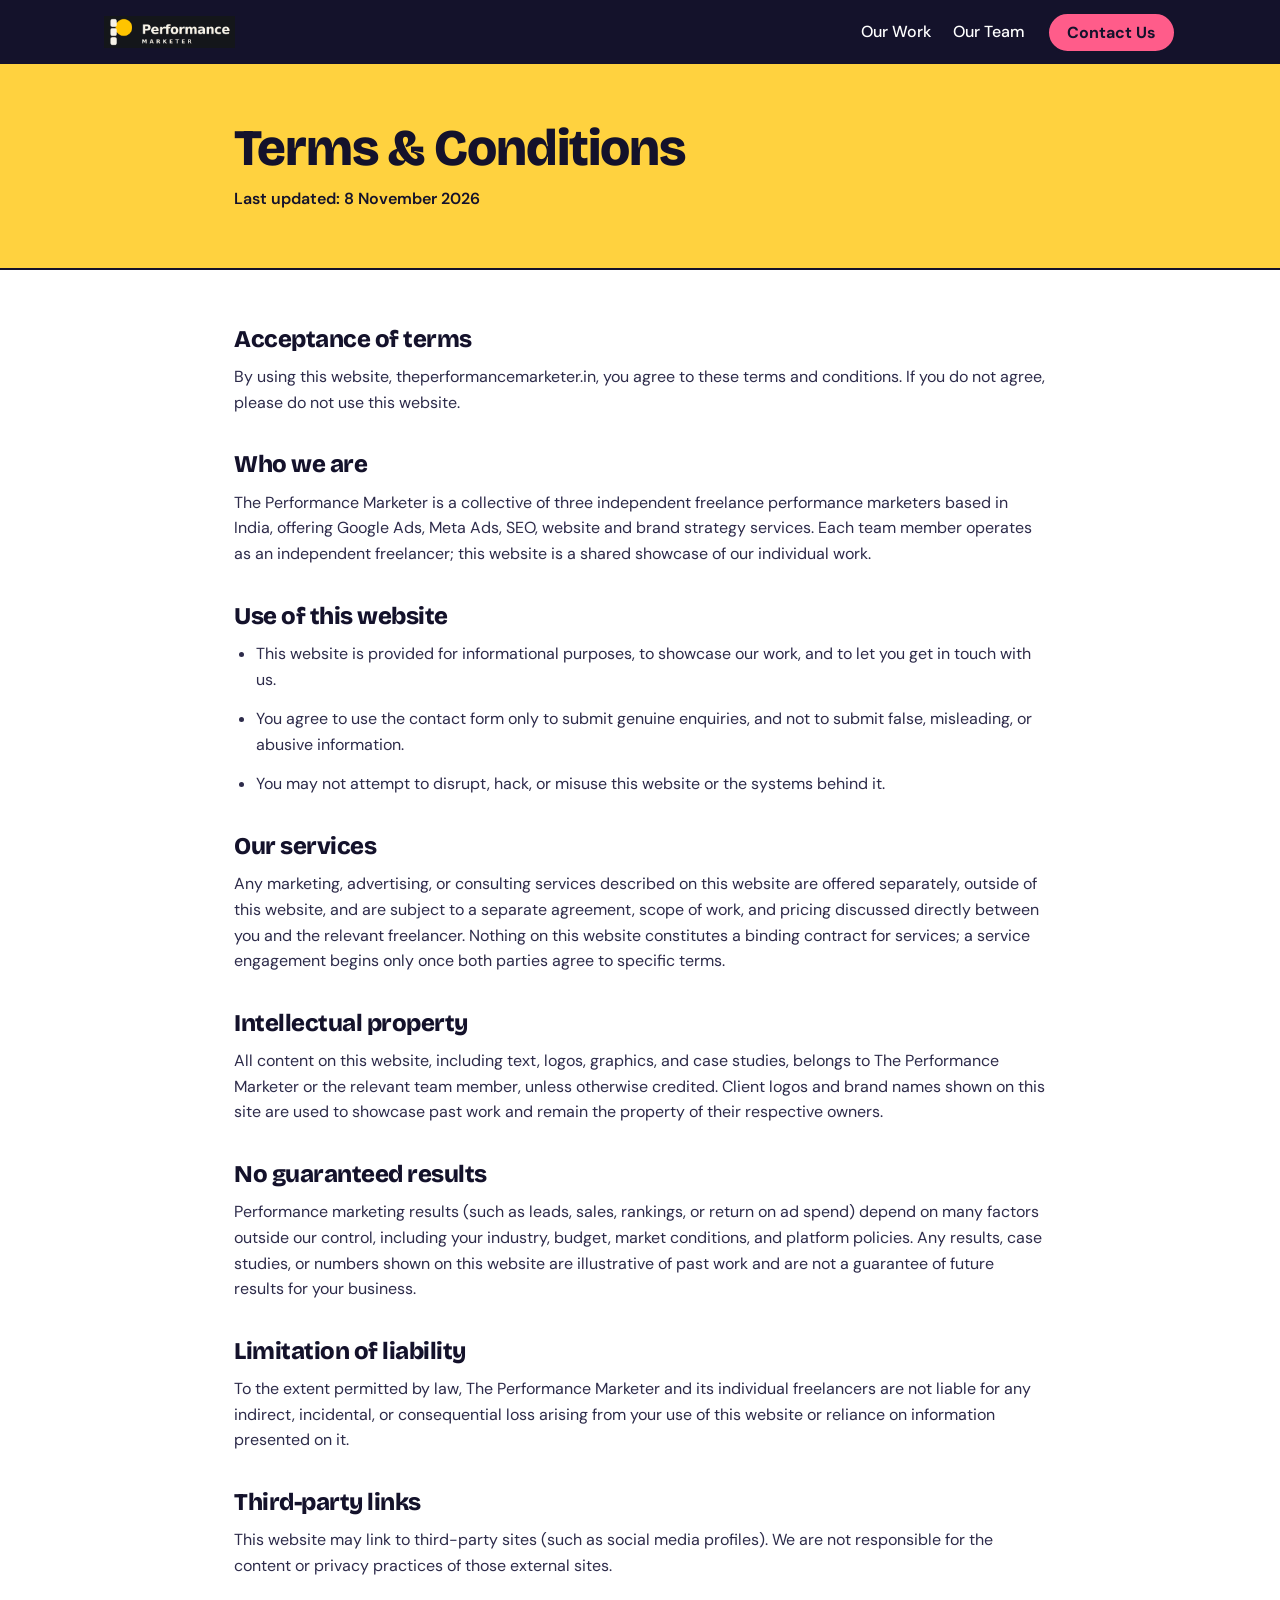
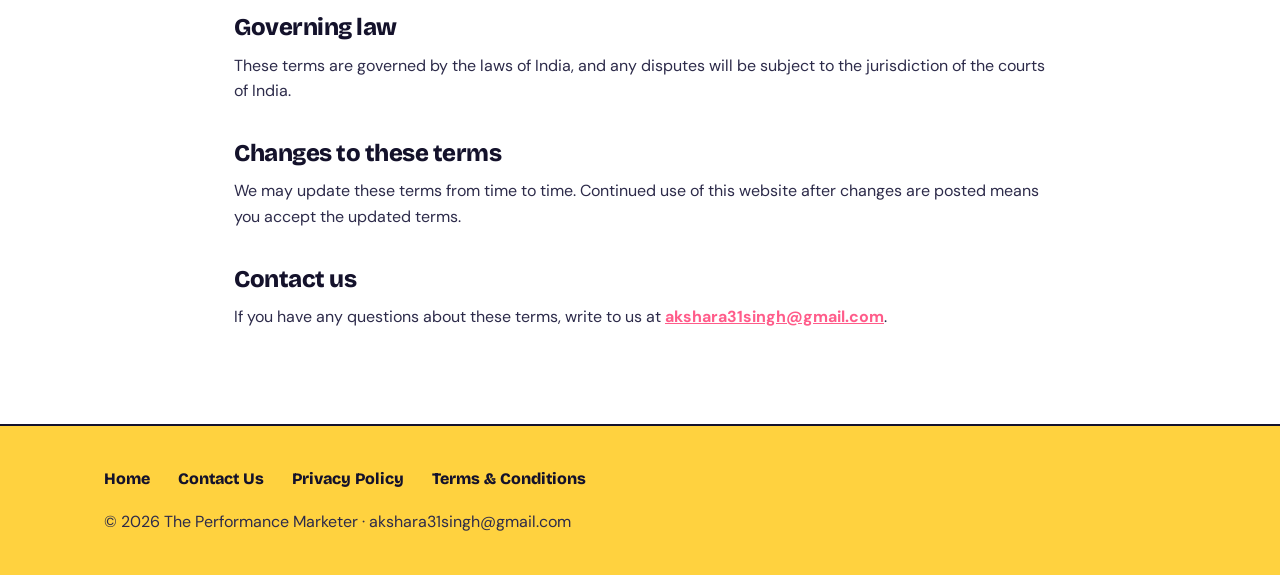
<file: terms.html>
<!DOCTYPE html>
<html lang="en-IN"><head>
<!-- Google tag (gtag.js) -->
<script async src="https://www.googletagmanager.com/gtag/js?id=G-48MM2QTZTL"></script>
<script>
  window.dataLayer = window.dataLayer || [];
  function gtag(){dataLayer.push(arguments);}
  gtag('js', new Date());

  gtag('config', 'G-48MM2QTZTL');
</script>
<meta charset="utf-8"><meta name="viewport" content="width=device-width,initial-scale=1">
<title>Terms &amp; Conditions | The Performance Marketer</title>
<meta name="description" content="Terms and conditions for using the website of The Performance Marketer, a collective of freelance performance marketers in India.">
<meta name="robots" content="index, follow, max-image-preview:large">
<link rel="canonical" href="https://www.theperformancemarketer.in/terms.html">
<link rel="icon" type="image/png" href="brand/icon-512.png">
<link rel="apple-touch-icon" href="brand/icon-512.png">
<meta name="theme-color" content="#14122b">
<meta property="og:title" content="Terms & Conditions | The Performance Marketer">
<meta property="og:description" content="Terms and conditions for using the website of The Performance Marketer.">
<meta property="og:image" content="https://www.theperformancemarketer.in/brand/logo-stack.png">
<meta property="og:url" content="https://www.theperformancemarketer.in/terms.html">
<meta property="og:type" content="website">
<meta property="og:site_name" content="The Performance Marketer">
<meta property="og:locale" content="en_IN">
<meta name="twitter:card" content="summary_large_image">
<meta name="twitter:title" content="Terms & Conditions | The Performance Marketer">
<meta name="twitter:description" content="Terms and conditions for using the website of The Performance Marketer.">
<link rel="preconnect" href="https://fonts.googleapis.com">
<link rel="preconnect" href="https://fonts.gstatic.com" crossorigin>
<link href="https://fonts.googleapis.com/css2?family=Bricolage+Grotesque:wght@600;800&family=DM+Sans:wght@400;500;700&display=swap" rel="stylesheet">
<style>
:root{--ink:#14122b;--sun:#ffd23f;--pink:#ff5c8a;--mint:#b8f0d8;--w:#fff}
*{box-sizing:border-box;margin:0}html{scroll-behavior:smooth;scroll-padding-top:64px;-webkit-text-size-adjust:100%}
body{font-family:'DM Sans',system-ui,sans-serif;color:var(--ink);line-height:1.6;background:var(--w)}
h1,h2{font-family:'Bricolage Grotesque','DM Sans',sans-serif;line-height:1.1;letter-spacing:-.02em}
a{color:inherit}:focus-visible{outline:3px solid var(--pink);outline-offset:3px}
.wrap{max-width:860px;margin:0 auto;padding:0 24px}
nav{position:sticky;top:0;z-index:5;background:var(--ink);color:var(--w)}
nav .wrap{max-width:1120px;display:flex;justify-content:space-between;align-items:center;height:64px}
nav ul{display:flex;gap:22px;list-style:none;padding:0;align-items:center}
nav a{text-decoration:none;font-weight:500}.logo{font-family:'Bricolage Grotesque';font-weight:800;font-size:1.1rem}
.btn{display:inline-block;background:var(--pink);color:var(--ink);border:2px solid var(--ink);border-radius:999px;padding:12px 26px;font:700 1rem 'DM Sans';text-decoration:none;box-shadow:4px 4px 0 var(--ink);cursor:pointer;transition:.15s}
.btn:hover{transform:translate(2px,2px);box-shadow:2px 2px 0 var(--ink)}
.legalhead{background:var(--sun);border-bottom:2px solid var(--ink);padding:56px 0}
.legalhead h1{font-size:clamp(2.2rem,6vw,3.2rem);font-weight:800}
.legalhead p{margin-top:10px;font-weight:600}
main{padding:56px 0 80px}
main h2{font-size:1.5rem;font-weight:800;margin:36px 0 12px}
main h2:first-child{margin-top:0}
main p,main li{margin-bottom:14px;color:#2d2b4a}
main ul{padding-left:22px}
main a.inline{color:var(--pink);font-weight:700;text-decoration:underline}
footer{background:var(--sun);border-top:2px solid var(--ink);padding:40px 0}
footer .wrap{max-width:1120px}
.flinks{list-style:none;padding:0;display:flex;flex-wrap:wrap;gap:18px 28px;margin-bottom:18px}
.flinks a{font:800 1rem 'Bricolage Grotesque';text-decoration:none}
footer p{color:#2d2b4a}
.burger{display:none;background:none;border:2px solid #fff;color:#fff;border-radius:10px;padding:4px 12px;font-size:1.3rem;cursor:pointer;line-height:1.2}
@media(max-width:760px){.burger{display:block}nav .wrap{height:60px}.logo{font-size:1rem;max-width:70%}
nav ul{position:absolute;top:100%;left:0;right:0;background:var(--ink);flex-direction:column;align-items:flex-start;padding:8px 24px 22px;gap:16px;display:none;border-top:1px solid rgba(255,255,255,.15)}nav.open ul{display:flex}
.legalhead{padding:40px 0}}
</style></head><body>

<nav><div class="wrap"><a class="logo" href="index.html" style="text-decoration:none;display:flex;align-items:center"><img src="brand/logo-horizontal-dark.png" width="131" height="32" alt="The Performance Marketer" style="height:32px;width:auto;display:block"></a><button class="burger" aria-label="Menu" aria-expanded="false">☰</button>
<ul><li><a href="index.html#work">Our Work</a></li><li><a href="index.html#team">Our Team</a></li><li><a class="btn" href="index.html#contact" style="padding:8px 18px;box-shadow:none">Contact Us</a></li></ul></div></nav>

<header class="legalhead"><div class="wrap">
<h1>Terms &amp; Conditions</h1>
<p>Last updated: 8 November 2026</p>
</div></header>

<main><div class="wrap">

<h2>Acceptance of terms</h2>
<p>By using this website, theperformancemarketer.in, you agree to these terms and conditions. If you do not agree, please do not use this website.</p>

<h2>Who we are</h2>
<p>The Performance Marketer is a collective of three independent freelance performance marketers based in India, offering Google Ads, Meta Ads, SEO, website and brand strategy services. Each team member operates as an independent freelancer; this website is a shared showcase of our individual work.</p>

<h2>Use of this website</h2>
<ul>
<li>This website is provided for informational purposes, to showcase our work, and to let you get in touch with us.</li>
<li>You agree to use the contact form only to submit genuine enquiries, and not to submit false, misleading, or abusive information.</li>
<li>You may not attempt to disrupt, hack, or misuse this website or the systems behind it.</li>
</ul>

<h2>Our services</h2>
<p>Any marketing, advertising, or consulting services described on this website are offered separately, outside of this website, and are subject to a separate agreement, scope of work, and pricing discussed directly between you and the relevant freelancer. Nothing on this website constitutes a binding contract for services; a service engagement begins only once both parties agree to specific terms.</p>

<h2>Intellectual property</h2>
<p>All content on this website, including text, logos, graphics, and case studies, belongs to The Performance Marketer or the relevant team member, unless otherwise credited. Client logos and brand names shown on this site are used to showcase past work and remain the property of their respective owners.</p>

<h2>No guaranteed results</h2>
<p>Performance marketing results (such as leads, sales, rankings, or return on ad spend) depend on many factors outside our control, including your industry, budget, market conditions, and platform policies. Any results, case studies, or numbers shown on this website are illustrative of past work and are not a guarantee of future results for your business.</p>

<h2>Limitation of liability</h2>
<p>To the extent permitted by law, The Performance Marketer and its individual freelancers are not liable for any indirect, incidental, or consequential loss arising from your use of this website or reliance on information presented on it.</p>

<h2>Third-party links</h2>
<p>This website may link to third-party sites (such as social media profiles). We are not responsible for the content or privacy practices of those external sites.</p>

<h2>Governing law</h2>
<p>These terms are governed by the laws of India, and any disputes will be subject to the jurisdiction of the courts of India.</p>

<h2>Changes to these terms</h2>
<p>We may update these terms from time to time. Continued use of this website after changes are posted means you accept the updated terms.</p>

<h2>Contact us</h2>
<p>If you have any questions about these terms, write to us at <a class="inline" href="mailto:akshara31singh@gmail.com">akshara31singh@gmail.com</a>.</p>

</div></main>

<footer><div class="wrap">
<ul class="flinks"><li><a href="index.html">Home</a></li><li><a href="index.html#contact">Contact Us</a></li><li><a href="privacy.html">Privacy Policy</a></li><li><a href="terms.html">Terms &amp; Conditions</a></li></ul>
<p>© 2026 The Performance Marketer · akshara31singh@gmail.com</p>
</div></footer>

<script>(function(){var n=document.querySelector('nav'),b=n&&n.querySelector('.burger');if(!b)return;b.addEventListener('click',function(){var o=n.classList.toggle('open');b.setAttribute('aria-expanded',o)});n.querySelectorAll('ul a').forEach(function(a){a.addEventListener('click',function(){n.classList.remove('open');b.setAttribute('aria-expanded','false')})})})();</script>
</body></html>
</file>
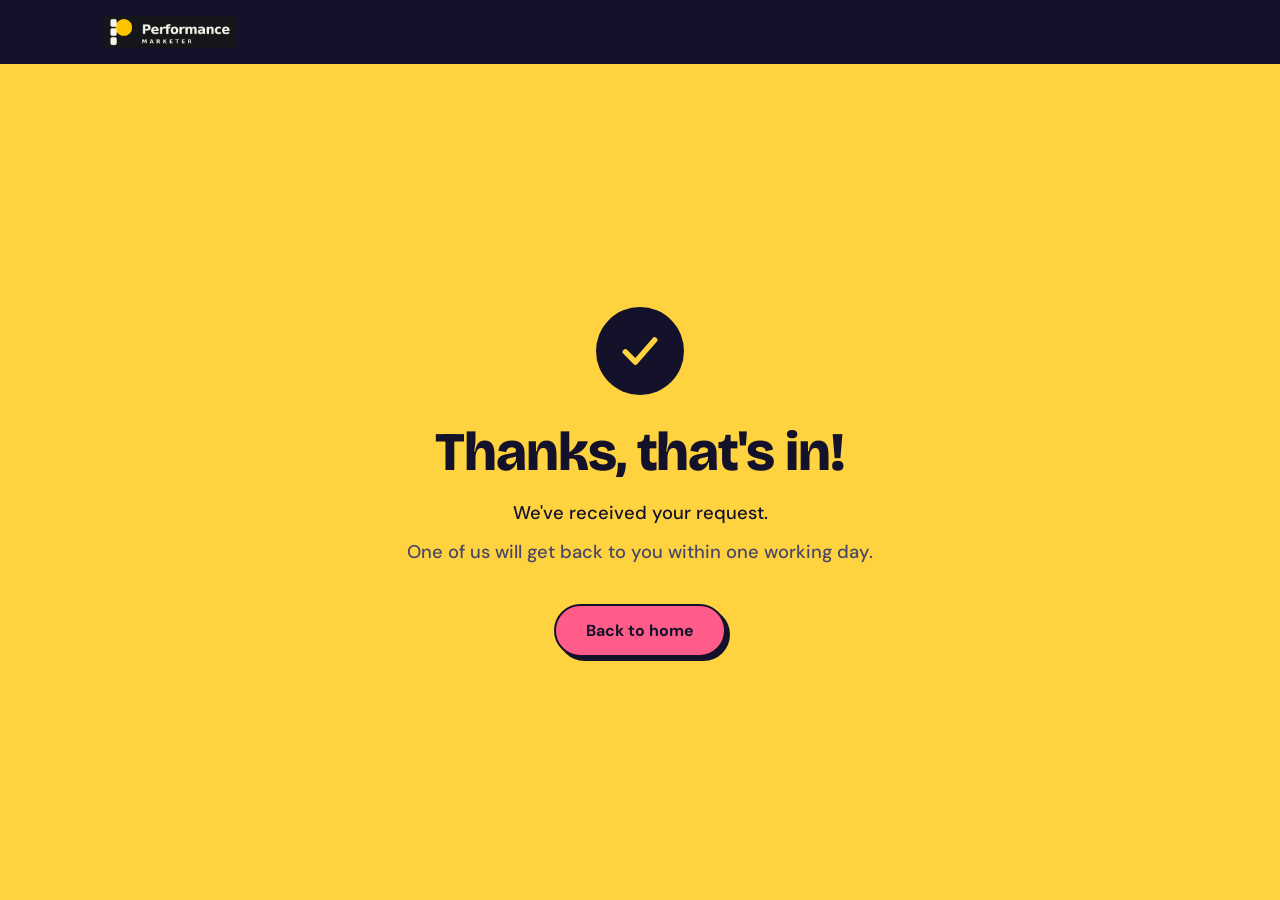
<file: thankyou.html>
<!DOCTYPE html>
<html lang="en-IN"><head>
<!-- Google tag (gtag.js) -->
<script async src="https://www.googletagmanager.com/gtag/js?id=G-48MM2QTZTL"></script>
<script>
  window.dataLayer = window.dataLayer || [];
  function gtag(){dataLayer.push(arguments);}
  gtag('js', new Date());

  gtag('config', 'G-48MM2QTZTL');
  gtag('event', 'generate_lead', { event_category: 'lead', event_label: 'contact_form_thankyou' });
</script>
<meta charset="utf-8"><meta name="viewport" content="width=device-width,initial-scale=1">
<title>Thank You | The Performance Marketer</title>
<meta name="description" content="Thanks for reaching out to The Performance Marketer. We've received your request and will be in touch within one working day.">
<meta name="robots" content="noindex, follow">
<link rel="canonical" href="https://www.theperformancemarketer.in/thankyou.html">
<link rel="icon" type="image/png" href="brand/icon-512.png">
<link rel="apple-touch-icon" href="brand/icon-512.png">
<meta name="theme-color" content="#14122b">
<link rel="preconnect" href="https://fonts.googleapis.com">
<link rel="preconnect" href="https://fonts.gstatic.com" crossorigin>
<link href="https://fonts.googleapis.com/css2?family=Bricolage+Grotesque:wght@600;800&family=DM+Sans:wght@400;500;700&display=swap" rel="stylesheet">
<style>
:root{--ink:#14122b;--sun:#ffd23f;--pink:#ff5c8a;--mint:#b8f0d8;--w:#fff}
*{box-sizing:border-box;margin:0}html{scroll-behavior:smooth;-webkit-text-size-adjust:100%}
body{font-family:'DM Sans',system-ui,sans-serif;color:var(--ink);line-height:1.6;background:var(--w)}
h1{font-family:'Bricolage Grotesque','DM Sans',sans-serif;line-height:1.1;letter-spacing:-.02em}
a{color:inherit}:focus-visible{outline:3px solid var(--pink);outline-offset:3px}
.wrap{max-width:1120px;margin:0 auto;padding:0 24px}
nav{position:sticky;top:0;z-index:5;background:var(--ink);color:var(--w)}
nav .wrap{display:flex;justify-content:space-between;align-items:center;height:64px}
.logo{font-family:'Bricolage Grotesque';font-weight:800;font-size:1.1rem;text-decoration:none;display:flex;align-items:center}
.btn{display:inline-block;background:var(--pink);color:var(--ink);border:2px solid var(--ink);border-radius:999px;padding:14px 30px;font:700 1rem 'DM Sans';text-decoration:none;box-shadow:4px 4px 0 var(--ink);cursor:pointer;transition:.15s}
.btn:hover{transform:translate(2px,2px);box-shadow:2px 2px 0 var(--ink)}
main{background:var(--sun);min-height:calc(100vh - 64px);display:flex;align-items:center}
.card{max-width:640px;margin:0 auto;padding:64px 24px;text-align:center}
.tick{width:88px;height:88px;border-radius:50%;background:var(--ink);display:grid;place-items:center;margin:0 auto 28px}
.tick svg{width:44px;height:44px}
main h1{font-size:clamp(2.2rem,6vw,3.4rem);font-weight:800;margin-bottom:16px}
main p{font-size:1.15rem;font-weight:500;margin-bottom:10px}
main .sub{color:#4a4866;font-weight:500;margin-bottom:36px}
.actions{display:flex;gap:16px;justify-content:center;flex-wrap:wrap}
.btn.ghost{background:var(--w)}
@media(max-width:600px){.actions{flex-direction:column;align-items:stretch}}
</style></head><body>

<nav><div class="wrap"><a class="logo" href="index.html"><img src="brand/logo-horizontal-dark.png" width="131" height="32" alt="The Performance Marketer" style="height:32px;width:auto;display:block"></a></div></nav>

<main><div class="card">
<div class="tick"><svg viewBox="0 0 24 24" fill="none"><path d="M4 12.5L9.5 18L20 6" stroke="#ffd23f" stroke-width="3" stroke-linecap="round" stroke-linejoin="round"/></svg></div>
<h1>Thanks, that's in!</h1>
<p>We've received your request.</p>
<p class="sub">One of us will get back to you within one working day.</p>
<div class="actions">
<a class="btn" href="index.html">Back to home</a>
</div>
</div></main>

</body></html>
</file>
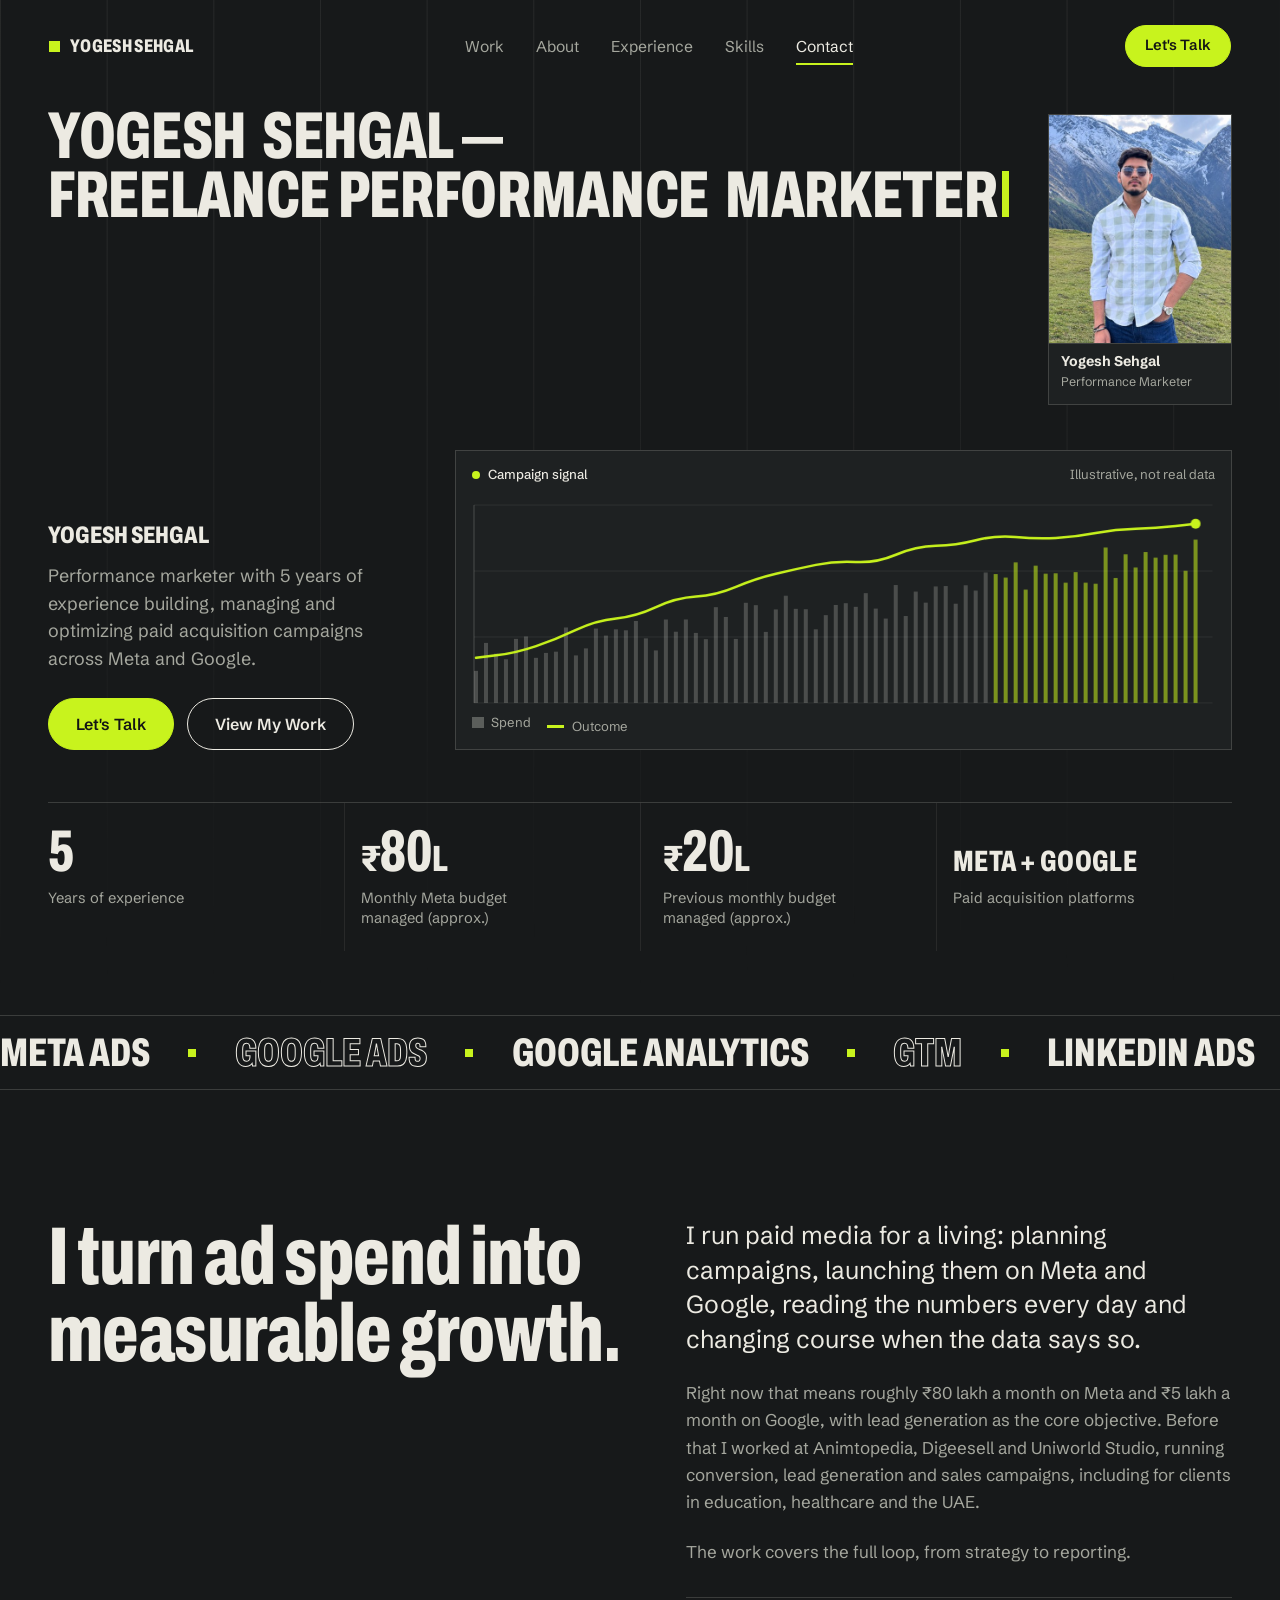
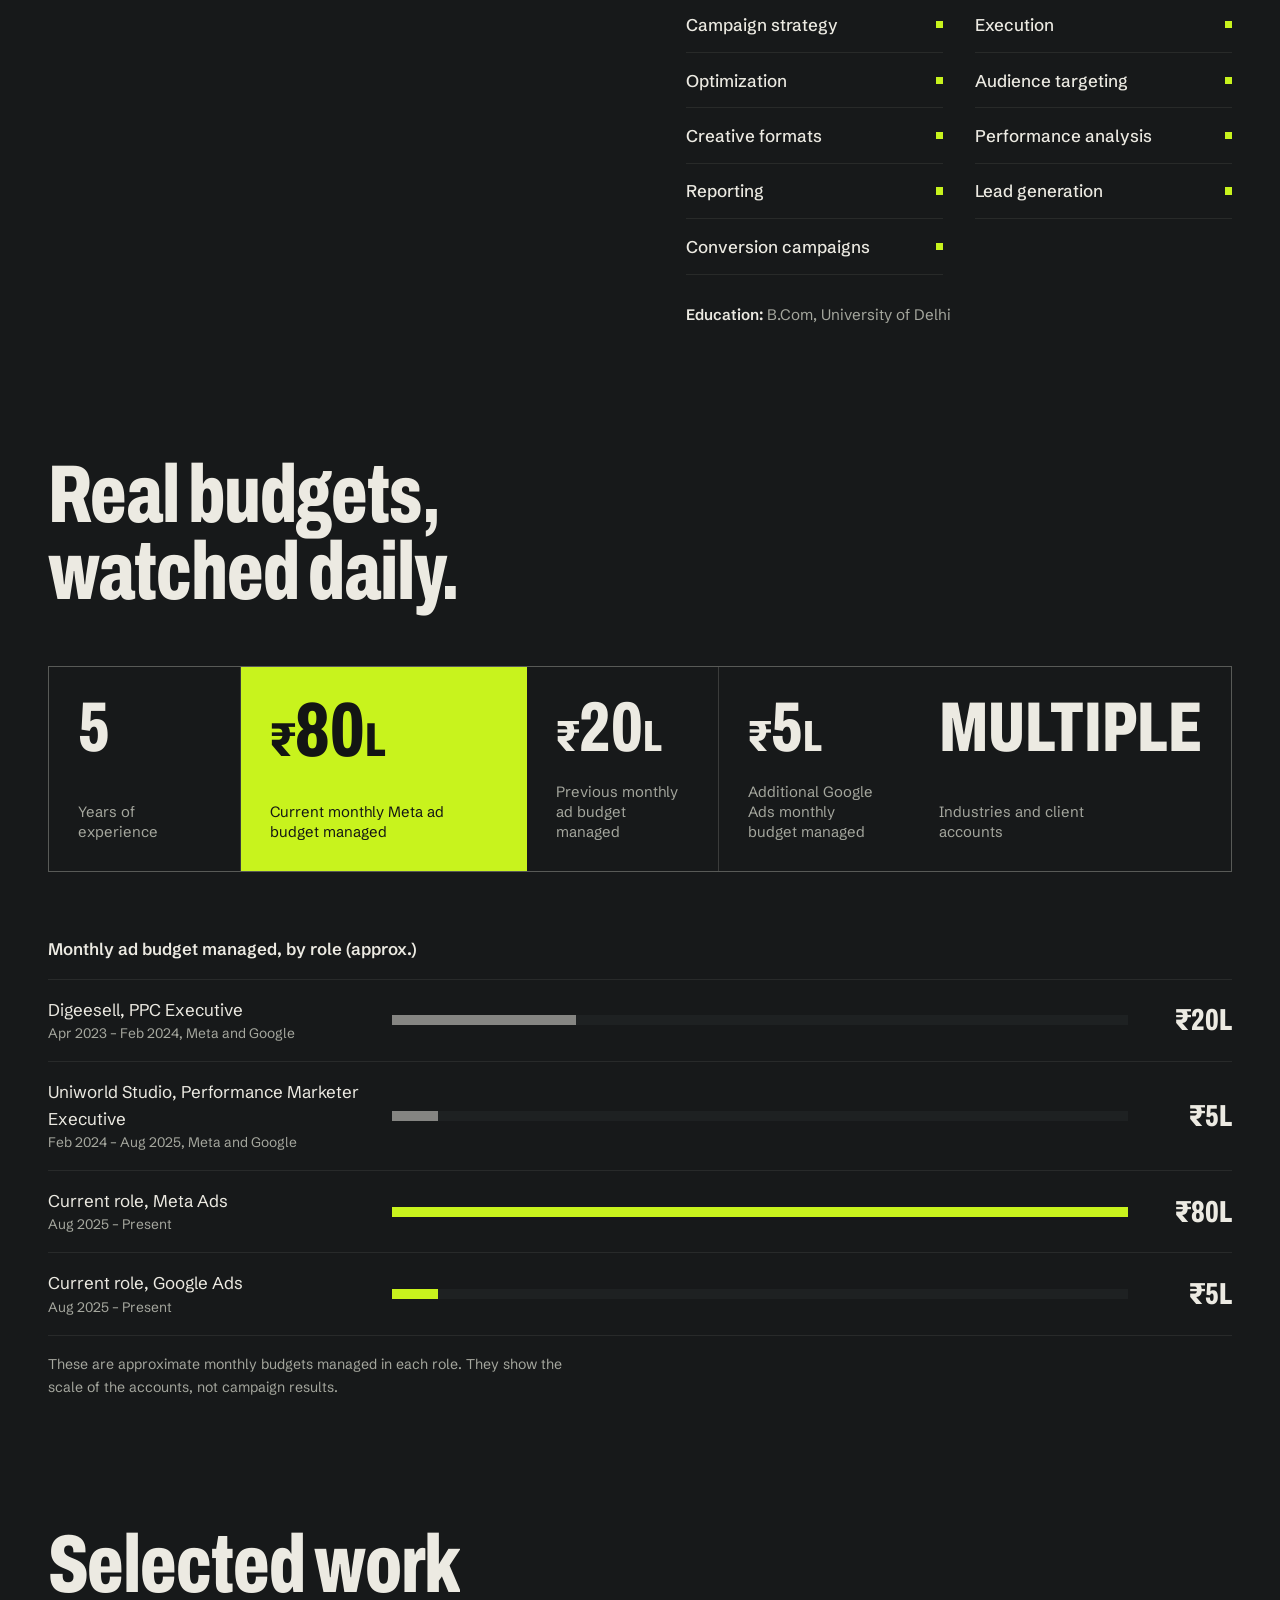
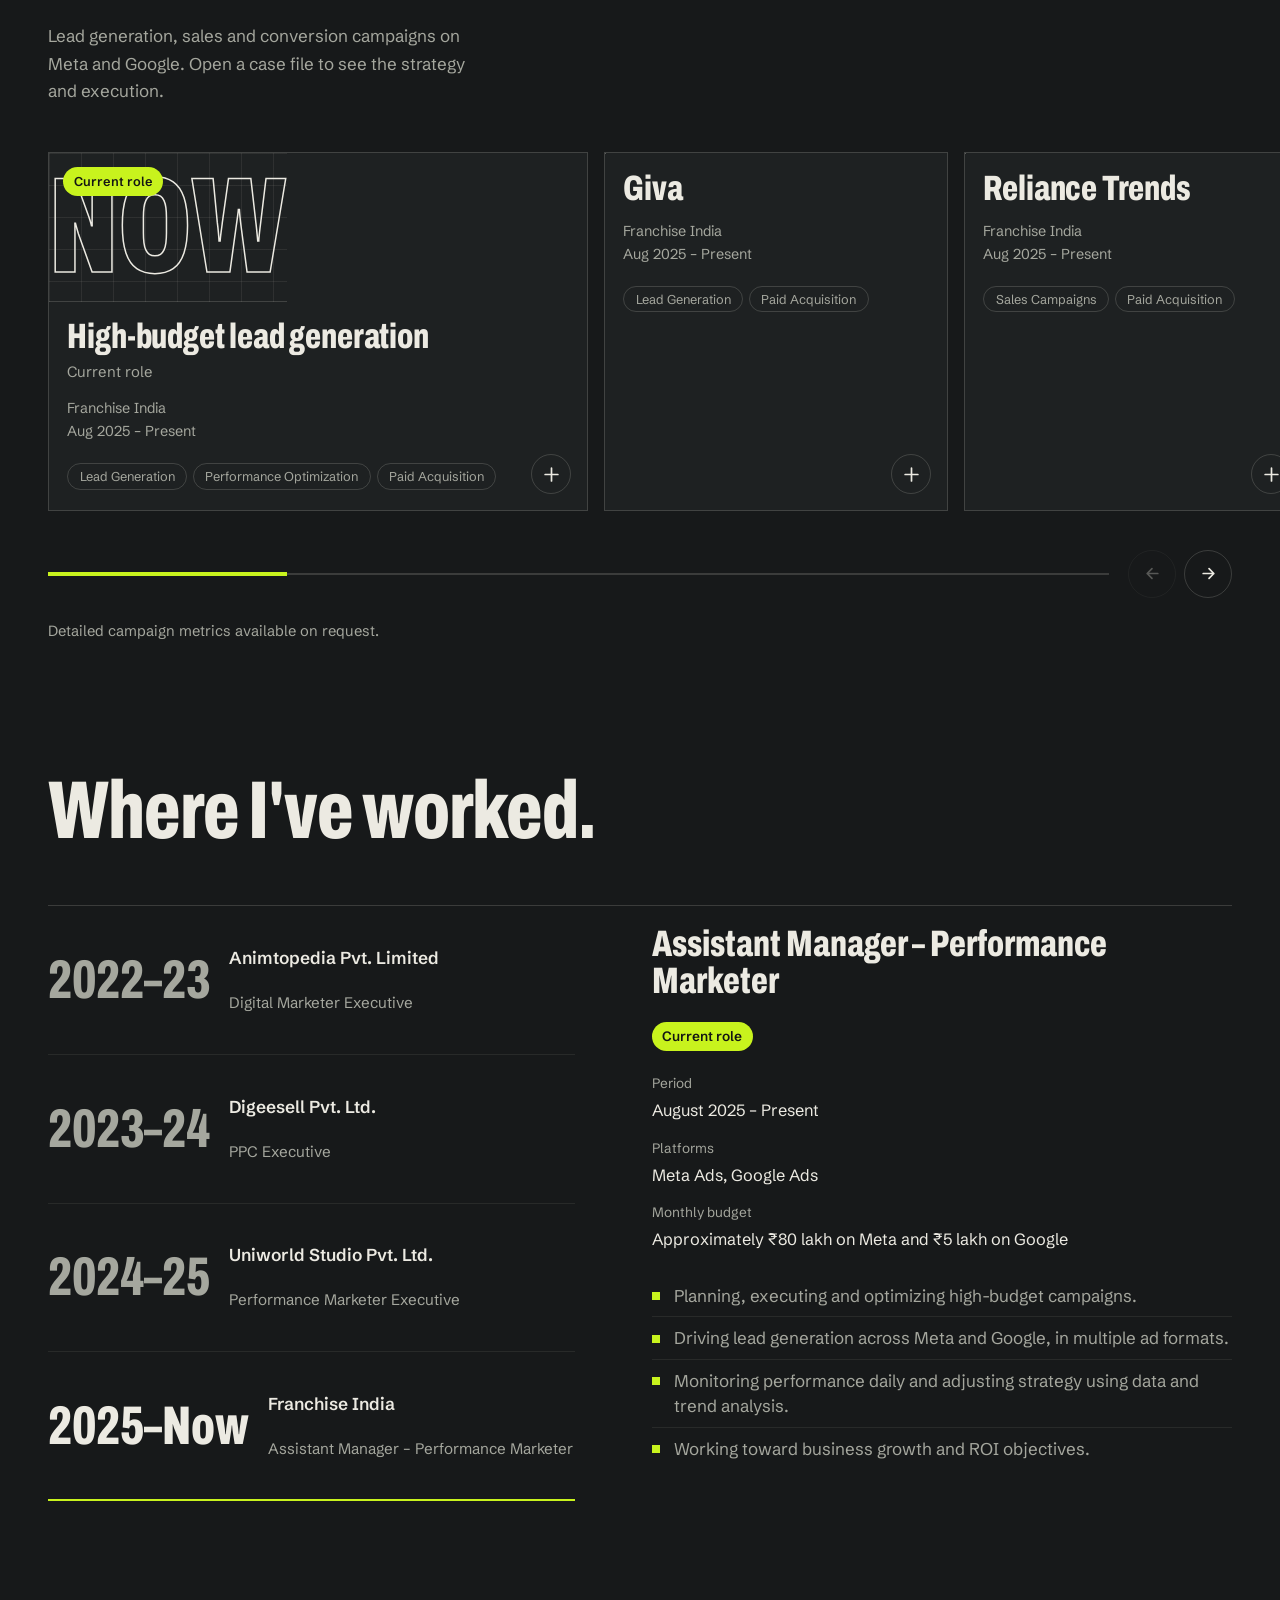
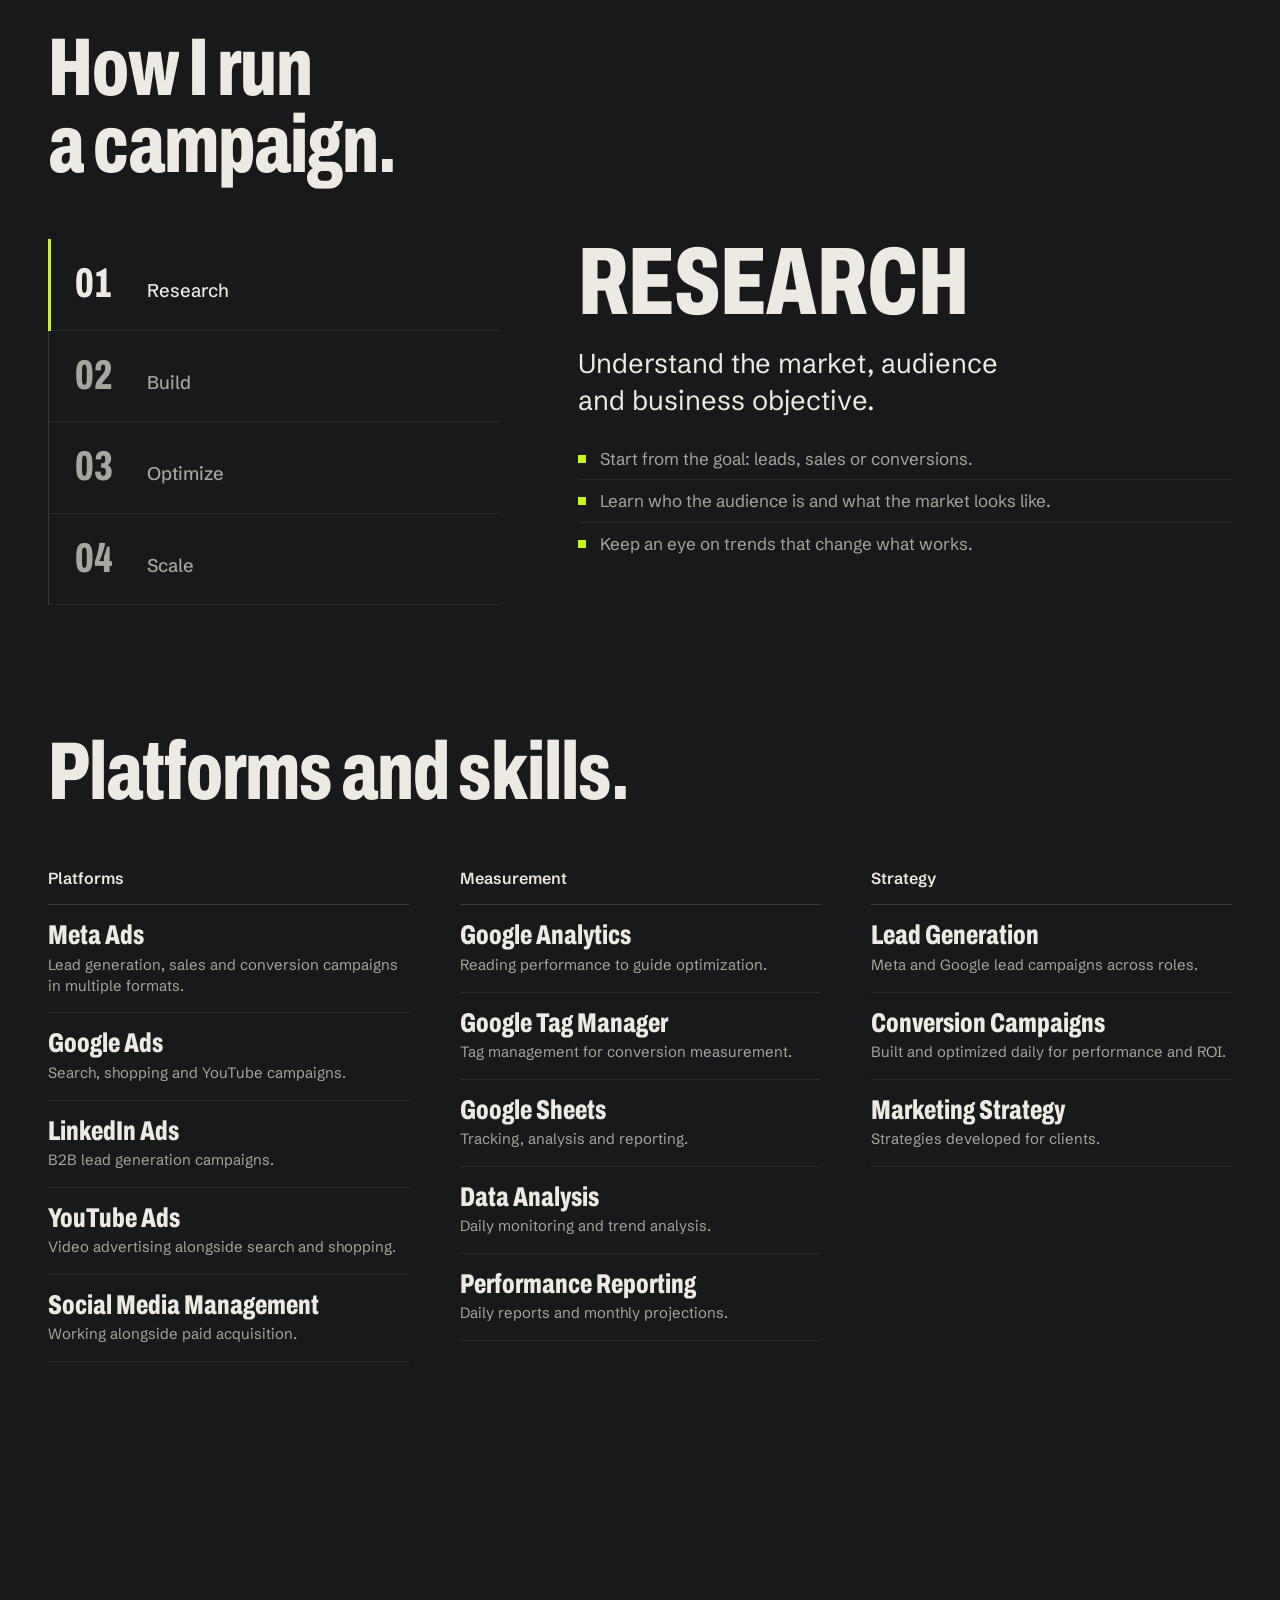
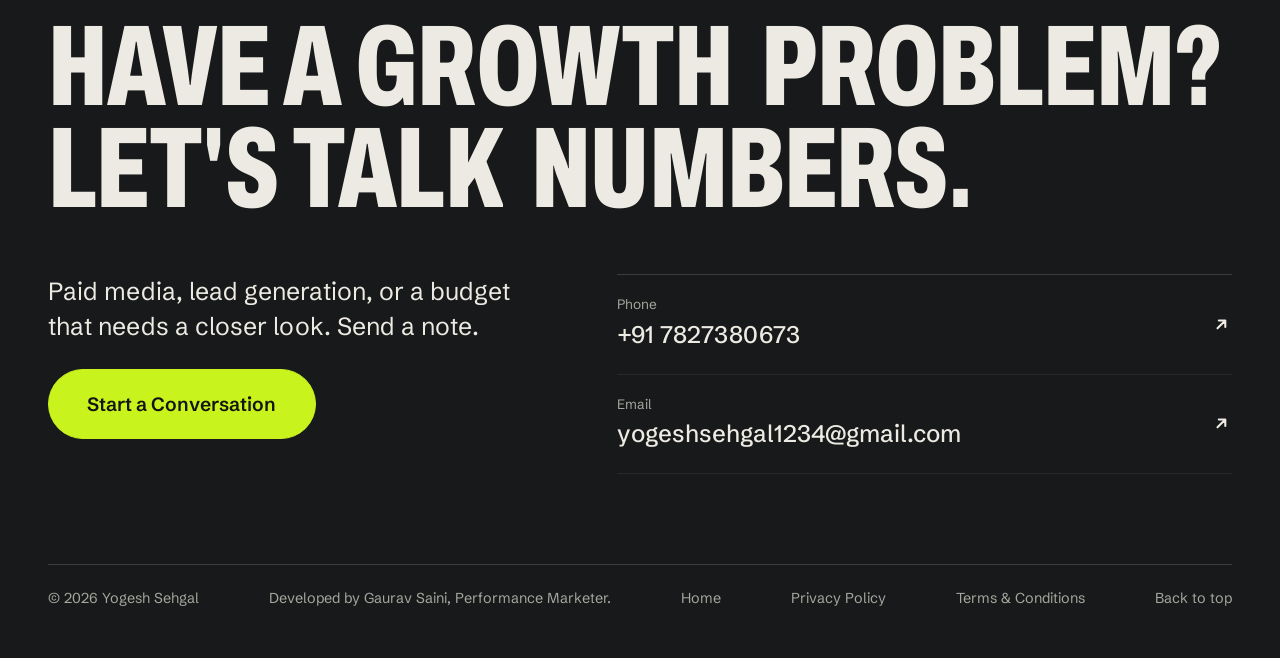
<file: yogesh.html>
<!DOCTYPE html>
<html lang="en-IN">
<head>
<!-- Google tag (gtag.js) -->
<script async src="https://www.googletagmanager.com/gtag/js?id=G-48MM2QTZTL"></script>
<script>
  window.dataLayer = window.dataLayer || [];
  function gtag(){dataLayer.push(arguments);}
  gtag('js', new Date());

  gtag('config', 'G-48MM2QTZTL');
</script>
<meta charset="utf-8">
<meta name="viewport" content="width=device-width, initial-scale=1, viewport-fit=cover">
<title>Yogesh Sehgal | Freelance Performance Marketer (Ads)</title>
<meta name="description" content="Yogesh Sehgal is a performance marketer with 5 years of experience managing Meta and Google Ads campaigns, paid acquisition and data-driven growth strategies.">
<meta name="author" content="Yogesh Sehgal">
<meta name="robots" content="index, follow, max-image-preview:large">
<meta name="theme-color" content="#17191A">

<link rel="canonical" href="https://www.theperformancemarketer.in/yogesh.html">
<meta property="og:url" content="https://www.theperformancemarketer.in/yogesh.html">
<meta property="og:image" content="https://www.theperformancemarketer.in/yogesh-hero.jpg">
<meta property="og:type" content="website">
<meta property="og:site_name" content="Yogesh Sehgal">
<meta property="og:title" content="Yogesh Sehgal | Freelance Performance Marketer (Ads)">
<meta property="og:description" content="Performance marketer with 5 years of experience managing Meta and Google Ads campaigns, paid acquisition and data-driven growth strategies.">
<meta property="og:locale" content="en_IN">
<meta name="twitter:card" content="summary">
<meta name="twitter:title" content="Yogesh Sehgal | Freelance Performance Marketer (Ads)">
<meta name="twitter:description" content="Performance marketer with 5 years of experience managing Meta and Google Ads campaigns, paid acquisition and data-driven growth strategies.">

<link rel="icon" href="data:image/svg+xml,%3Csvg xmlns='http://www.w3.org/2000/svg' viewBox='0 0 32 32'%3E%3Crect width='32' height='32' rx='6' fill='%2317191A'/%3E%3Ctext x='16' y='23' font-family='Arial Black,Arial,sans-serif' font-weight='900' font-size='17' text-anchor='middle' fill='%23C8F31D'%3EYS%3C/text%3E%3C/svg%3E">

<link rel="preconnect" href="https://fonts.googleapis.com">
<link rel="preconnect" href="https://fonts.gstatic.com" crossorigin>
<link rel="stylesheet" href="https://fonts.googleapis.com/css2?family=Archivo:wdth,wght@62..125,600..900&amp;display=swap">
<link rel="stylesheet" href="https://fonts.googleapis.com/css2?family=Schibsted+Grotesk:wght@400..700&amp;display=swap">

<!-- Person schema. After deploying, add "url" and "sameAs": ["https://www.linkedin.com/in/your-handle"] -->
<script type="application/ld+json">
{
  "@context": "https://schema.org",
  "@type": "Person",
  "name": "Yogesh Sehgal",
  "jobTitle": "Performance Marketer",
  "url": "https://www.theperformancemarketer.in/yogesh.html",
  "worksFor": {
    "@type": "Organization",
    "name": "The Performance Marketer",
    "url": "https://www.theperformancemarketer.in/"
  },
  "memberOf": {
    "@type": "Organization",
    "name": "The Performance Marketer",
    "url": "https://www.theperformancemarketer.in/"
  },
  "knowsAbout": [
    "Meta Ads",
    "Google Ads",
    "Google Analytics",
    "GTM",
    "LinkedIn Ads",
    "YouTube Ads",
    "Social Media Lead Generation"
  ]
}
</script>

<script>document.documentElement.classList.add('js')</script>

<link rel="stylesheet" href="style.css">
</head>

<body id="top">
<svg width="0" height="0" style="position:absolute" aria-hidden="true" focusable="false">
  <symbol id="i-plus" viewBox="0 0 16 16"><path d="M8 2v12M2 8h12" fill="none" stroke="currentColor" stroke-width="1.6" stroke-linecap="round"/></symbol>
  <symbol id="i-out" viewBox="0 0 16 16"><path d="M5 11l6-6M6 5h5v5" fill="none" stroke="currentColor" stroke-width="1.6" stroke-linecap="round" stroke-linejoin="round"/></symbol>
  <symbol id="i-l" viewBox="0 0 16 16"><path d="M13 8H3M7.5 3.5 3 8l4.5 4.5" fill="none" stroke="currentColor" stroke-width="1.6" stroke-linecap="round" stroke-linejoin="round"/></symbol>
  <symbol id="i-r" viewBox="0 0 16 16"><path d="M3 8h10M8.5 3.5 13 8l-4.5 4.5" fill="none" stroke="currentColor" stroke-width="1.6" stroke-linecap="round" stroke-linejoin="round"/></symbol>
  <symbol id="i-x" viewBox="0 0 16 16"><path d="M3 3l10 10M13 3 3 13" fill="none" stroke="currentColor" stroke-width="1.6" stroke-linecap="round"/></symbol>
</svg>

<a class="skip" href="#main">Skip to content</a>
<div class="progress" aria-hidden="true"><i id="progress"></i></div>
<div class="cursor" id="cursor" aria-hidden="true"><span>View</span></div>

<!-- ===== Navbar ===== -->
<header class="nav" id="nav">
  <div class="nav__bar">
    <a class="logo" href="#top" aria-label="Yogesh Sehgal, back to top"><i></i>Yogesh Sehgal</a>
    <nav class="nav__links" aria-label="Primary">
      <a href="#work">Work</a>
      <a href="#about">About</a>
      <a href="#experience">Experience</a>
      <a href="#skills">Skills</a>
      <a href="#contact">Contact</a>
    </nav>
    <a class="btn btn--acc btn--sm nav__cta mag" href="#contact" data-whatsapp>Let's Talk</a>
    <button class="burger" id="burger" aria-expanded="false" aria-controls="menu" aria-label="Open menu"><span></span><span></span></button>
  </div>
</header>

<div class="menu" id="menu" aria-hidden="true">
  <nav aria-label="Mobile">
    <a class="big" href="#work">Work</a>
    <a class="big" href="#about">About</a>
    <a class="big" href="#experience">Experience</a>
    <a class="big" href="#skills">Skills</a>
    <a class="big" href="#contact">Contact</a>
  </nav>
  <p>Yogesh Sehgal, Performance Marketer. Meta and Google Ads.</p>
</div>

<a class="btn btn--acc fab" id="fab" href="#contact" data-whatsapp>Let's Talk</a>

<main id="main">

<!-- ===== 01 Hero ===== -->
<section class="hero" aria-labelledby="hero-h">
  <div class="wrap">
    <div class="hero__head">
      <h1 class="poster" id="hero-h" data-fit>
        <span class="row">
          <span class="ln" style="--d:0"><span>Yogesh</span></span>
          <span class="ln" style="--d:1"><span>Sehgal —</span></span>
        </span>
        <span class="row">
          <span class="ln" style="--d:2"><span>Freelance Performance</span></span>
          <span class="ln" style="--d:3"><span>Marketer<i class="caret" aria-hidden="true"></i></span></span>
        </span>
      </h1>
      <figure class="idcard" id="idcard">
        <span class="idcard__img">
          <img src="yogesh-hero.jpg" width="420" height="543" alt="Yogesh Sehgal, Performance Marketer">
        </span>
        <figcaption class="idcard__cap"><b>Yogesh Sehgal</b><span>Performance Marketer</span></figcaption>
      </figure>
    </div>

    <div class="hero__mid">
      <div class="hero__copy">
        <p class="byline">Yogesh Sehgal</p>
        <p class="sub">Performance marketer with 5 years of experience building, managing and optimizing paid acquisition campaigns across Meta and Google.</p>
        <div class="cta">
          <a class="btn btn--acc mag" href="#contact" data-whatsapp>Let's Talk</a>
          <a class="btn mag" href="#work">View My Work</a>
        </div>
      </div>
      <figure class="viz hero__viz" id="viz" role="img" aria-label="Illustrative animation: budget bars rising with a rising outcome line. Not real campaign data.">
        <div class="viz__hd"><b>Campaign signal</b><span>Illustrative, not real data</span></div>
        <svg aria-hidden="true"></svg>
        <div class="viz__ft"><span><span class="key">Spend</span><span class="key k2">Outcome</span></span></div>
      </figure>
    </div>

    <dl class="proof">
      <div><dt><span data-count="5">5</span></dt><dd>Years of experience</dd></div>
      <div><dt><span class="cur">₹</span><span data-count="80">80</span><span class="unit">L</span></dt><dd>Monthly Meta budget managed (approx.)</dd></div>
      <div><dt><span class="cur">₹</span><span data-count="20">20</span><span class="unit">L</span></dt><dd>Previous monthly budget managed (approx.)</dd></div>
      <div><dt><small>Meta + Google</small></dt><dd>Paid acquisition platforms</dd></div>
    </dl>
  </div>

  <!-- ===== 02 Platform strip ===== -->
  <div class="strip" aria-label="Platforms and disciplines">
    <div class="strip__track">
      <ul>
        <li>Meta Ads</li><li>Google Ads</li><li>Google Analytics</li><li>GTM</li><li>LinkedIn Ads</li><li>YouTube Ads</li><li>Social Media</li><li>Lead Generation</li>
      </ul>
      <ul aria-hidden="true">
        <li>Meta Ads</li><li>Google Ads</li><li>Google Analytics</li><li>GTM</li><li>LinkedIn Ads</li><li>YouTube Ads</li><li>Social Media</li><li>Lead Generation</li>
      </ul>
    </div>
  </div>
</section>

<!-- ===== 03 About ===== -->
<section class="sec" id="about" aria-labelledby="about-h">
  <div class="wrap about__grid">
    <h2 class="h2 edge l" id="about-h" data-split>I turn ad spend into measurable growth.</h2>
    <div class="about__body edge r">
      <p class="lead">I run paid media for a living: planning campaigns, launching them on Meta and Google, reading the numbers every day and changing course when the data says so.</p>
      <p>Right now that means roughly ₹80 lakh a month on Meta and ₹5 lakh a month on Google, with lead generation as the core objective. Before that I worked at Animtopedia, Digeesell and Uniworld Studio, running conversion, lead generation and sales campaigns, including for clients in education, healthcare and the UAE.</p>
      <p>The work covers the full loop, from strategy to reporting.</p>
      <ul class="caps" aria-label="What I work across">
        <li>Campaign strategy</li><li>Execution</li><li>Optimization</li><li>Audience targeting</li><li>Creative formats</li><li>Performance analysis</li><li>Reporting</li><li>Lead generation</li><li>Conversion campaigns</li>
      </ul>
      <p class="edu"><b>Education:</b> B.Com, University of Delhi</p>
    </div>
  </div>
</section>

<!-- ===== 04 Numbers ===== -->
<section class="sec" id="numbers" aria-labelledby="num-h" style="padding-top:0">
  <div class="wrap">
    <h2 class="h2" id="num-h" data-split>Real budgets, watched daily.</h2>
    <div class="nums" id="nums">
      <div class="num"><p class="num__v"><span data-count="5">5</span></p><p class="num__l">Years of experience</p></div>
      <div class="num num--hot"><p class="num__v"><span class="cur">₹</span><span data-count="80">80</span><span class="unit">L</span></p><p class="num__l">Current monthly Meta ad budget managed</p></div>
      <div class="num"><p class="num__v"><span class="cur">₹</span><span data-count="20">20</span><span class="unit">L</span></p><p class="num__l">Previous monthly ad budget managed</p></div>
      <div class="num"><p class="num__v"><span class="cur">₹</span><span data-count="5">5</span><span class="unit">L</span></p><p class="num__l">Additional Google Ads monthly budget managed</p></div>
      <div class="num"><p class="num__v">Multiple</p><p class="num__l">Industries and client accounts</p></div>
    </div>

    <div class="ledger" id="ledger">
      <h3>Monthly ad budget managed, by role (approx.)</h3>
      <ul>
        <li style="--v:.25;--k:0"><span class="n">Digeesell, PPC Executive<small>Apr 2023 – Feb 2024, Meta and Google</small></span><span class="bar"><i></i></span><span class="v">₹20L</span></li>
        <li style="--v:.0625;--k:1"><span class="n">Uniworld Studio, Performance Marketer Executive<small>Feb 2024 – Aug 2025, Meta and Google</small></span><span class="bar"><i></i></span><span class="v">₹5L</span></li>
        <li class="cur" style="--v:1;--k:2"><span class="n">Current role, Meta Ads<small>Aug 2025 – Present</small></span><span class="bar"><i></i></span><span class="v">₹80L</span></li>
        <li class="cur" style="--v:.0625;--k:3"><span class="n">Current role, Google Ads<small>Aug 2025 – Present</small></span><span class="bar"><i></i></span><span class="v">₹5L</span></li>
      </ul>
    </div>
    <p class="foot-note">These are approximate monthly budgets managed in each role. They show the scale of the accounts, not campaign results.</p>
  </div>
</section>

<!-- ===== 05 Case studies ===== -->
<section class="sec" id="work" aria-labelledby="work-h" style="padding-top:0">
  <div class="wrap work__hd">
    <h2 class="h2" id="work-h" data-split>Selected work</h2>
    <p>Lead generation, sales and conversion campaigns on Meta and Google. Open a case file to see the strategy and execution.</p>
  </div>
  <div class="rail" id="rail" tabindex="-1"><noscript><p class="muted">Turn on JavaScript to browse the case files.</p></noscript></div>
  <div class="wrap">
    <div class="rail__ctl">
      <div class="rail__trk" aria-hidden="true"><i id="railBar"></i></div>
      <div class="rail__btns">
        <button class="rbtn" id="railPrev" aria-label="Previous case files"><svg class="ic"><use href="#i-l"/></svg></button>
        <button class="rbtn" id="railNext" aria-label="Next case files"><svg class="ic"><use href="#i-r"/></svg></button>
      </div>
    </div>
    <p class="work__note">Detailed campaign metrics available on request.</p>
  </div>
</section>

<dialog class="modal" id="modal" aria-labelledby="mTitle">
  <div class="modal__hd"><span id="mCount"></span><button class="modal__x" id="mClose" aria-label="Close case file"><svg class="ic"><use href="#i-x"/></svg></button></div>
  <div class="modal__bd" id="mBody"></div>
  <div class="modal__ft"><button id="mPrev">Previous</button><button id="mNext">Next</button></div>
</dialog>

<!-- ===== 06 Experience ===== -->
<section class="sec" id="experience" aria-labelledby="exp-h" style="padding-top:0">
  <div class="wrap">
    <h2 class="h2" id="exp-h" data-split>Where I've worked.</h2>
    <div class="tl" id="tl">

      <button class="tl__btn" style="--n:1" id="tb0" aria-expanded="false" aria-controls="tp0" data-tl="0">
        <span class="tl__yr">2022–23</span><span class="tl__co">Animtopedia Pvt. Limited</span><span class="tl__role">Digital Marketer Executive</span>
        <span class="tl__ico" aria-hidden="true"><svg class="ic"><use href="#i-plus"/></svg></span>
      </button>
      <div class="tl__panel" id="tp0" role="region" aria-labelledby="tb0"><div class="tl__in"><div>
        <h3>Digital Marketer Executive</h3>
        <dl class="kv">
          <div><dt>Period</dt><dd>March 2022 – April 2023</dd></div>
          <div><dt>Platforms</dt><dd>Meta Ads, Google Ads, LinkedIn Ads, YouTube Ads</dd></div>
          <div><dt>Ad formats</dt><dd>Single image, carousel, video, shopping, Google Search, YouTube</dd></div>
        </dl>
        <ul class="ticks">
          <li>Created and managed conversion campaigns across Meta and Google.</li>
          <li>Optimized campaigns daily to improve performance and ROI.</li>
          <li>Managed LinkedIn campaigns for B2B lead generation.</li>
          <li>Produced daily performance reports and monthly projections aligned with client goals and KPIs.</li>
        </ul>
      </div></div></div>

      <button class="tl__btn" style="--n:2" id="tb1" aria-expanded="false" aria-controls="tp1" data-tl="1">
        <span class="tl__yr">2023–24</span><span class="tl__co">Digeesell Pvt. Ltd.</span><span class="tl__role">PPC Executive</span>
        <span class="tl__ico" aria-hidden="true"><svg class="ic"><use href="#i-plus"/></svg></span>
      </button>
      <div class="tl__panel" id="tp1" role="region" aria-labelledby="tb1"><div class="tl__in"><div>
        <h3>PPC Executive</h3>
        <dl class="kv">
          <div><dt>Period</dt><dd>April 2023 – February 2024, marketing agency</dd></div>
          <div><dt>Platforms</dt><dd>Meta Ads, Google Ads</dd></div>
          <div><dt>Monthly budget</dt><dd>Approximately ₹20 lakh</dd></div>
          <div><dt>Clients</dt><dd>SCI International Hospital, The Sight Avenue, Embellish Gold UAE (international client)</dd></div>
        </dl>
        <ul class="ticks">
          <li>Executed lead generation and sales campaigns on Meta and Google.</li>
          <li>Worked with development teams on landing pages.</li>
        </ul>
      </div></div></div>

      <button class="tl__btn" style="--n:3" id="tb2" aria-expanded="false" aria-controls="tp2" data-tl="2">
        <span class="tl__yr">2024–25</span><span class="tl__co">Uniworld Studio Pvt. Ltd.</span><span class="tl__role">Performance Marketer Executive</span>
        <span class="tl__ico" aria-hidden="true"><svg class="ic"><use href="#i-plus"/></svg></span>
      </button>
      <div class="tl__panel" id="tp2" role="region" aria-labelledby="tb2"><div class="tl__in"><div>
        <h3>Performance Marketer Executive</h3>
        <dl class="kv">
          <div><dt>Period</dt><dd>February 2024 – August 2025, marketing agency</dd></div>
          <div><dt>Platforms</dt><dd>Meta Ads, Google Ads</dd></div>
          <div><dt>Monthly budget</dt><dd>Approximately ₹5 lakh</dd></div>
          <div><dt>Clients</dt><dd>The Modern School and Hostel, Tajurba (Suresh Mansharamani), KK Dental, Rita's Drink UAE (international client)</dd></div>
        </dl>
        <ul class="ticks">
          <li>Executed lead generation and sales campaigns on Meta and Google.</li>
          <li>Developed marketing strategies for clients.</li>
          <li>Reported daily to management.</li>
        </ul>
      </div></div></div>

      <button class="tl__btn" style="--n:4" id="tb3" aria-expanded="false" aria-controls="tp3" data-tl="3">
        <span class="tl__yr">2025–Now</span><span class="tl__co">Franchise India</span><span class="tl__role">Assistant Manager – Performance Marketer</span>
        <span class="tl__ico" aria-hidden="true"><svg class="ic"><use href="#i-plus"/></svg></span>
      </button>
      <div class="tl__panel" id="tp3" role="region" aria-labelledby="tb3"><div class="tl__in"><div>
        <h3>Assistant Manager – Performance Marketer</h3>
        <span class="tl__cur">Current role</span>
        <dl class="kv">
          <div><dt>Period</dt><dd>August 2025 – Present</dd></div>
          <div><dt>Platforms</dt><dd>Meta Ads, Google Ads</dd></div>
          <div><dt>Monthly budget</dt><dd>Approximately ₹80 lakh on Meta and ₹5 lakh on Google</dd></div>
        </dl>
        <ul class="ticks">
          <li>Planning, executing and optimizing high-budget campaigns.</li>
          <li>Driving lead generation across Meta and Google, in multiple ad formats.</li>
          <li>Monitoring performance daily and adjusting strategy using data and trend analysis.</li>
          <li>Working toward business growth and ROI objectives.</li>
        </ul>
      </div></div></div>

    </div>
  </div>
</section>

<!-- ===== 07 Clients ===== -->
<!-- ===== 08 Approach ===== -->
<section class="sec" id="approach" aria-labelledby="ap-h" style="padding-top:0">
  <div class="wrap">
    <h2 class="h2" id="ap-h" data-split>How I run a campaign.</h2>
    <div class="ap" id="ap" style="--step:0">
      <div class="ap__tabs" role="tablist" aria-label="Framework steps">
        <button class="ap__tab" role="tab" id="at0" aria-controls="ap0" aria-selected="true"><b>01</b><span>Research</span></button>
        <button class="ap__tab" role="tab" id="at1" aria-controls="ap1" aria-selected="false" tabindex="-1"><b>02</b><span>Build</span></button>
        <button class="ap__tab" role="tab" id="at2" aria-controls="ap2" aria-selected="false" tabindex="-1"><b>03</b><span>Optimize</span></button>
        <button class="ap__tab" role="tab" id="at3" aria-controls="ap3" aria-selected="false" tabindex="-1"><b>04</b><span>Scale</span></button>
      </div>
      <div>
        <div class="ap__pn on" role="tabpanel" id="ap0" aria-labelledby="at0" tabindex="0">
          <h3>Research</h3><p class="say">Understand the market, audience and business objective.</p>
          <ul class="ticks"><li>Start from the goal: leads, sales or conversions.</li><li>Learn who the audience is and what the market looks like.</li><li>Keep an eye on trends that change what works.</li></ul>
        </div>
        <div class="ap__pn" role="tabpanel" id="ap1" aria-labelledby="at1" tabindex="0">
          <h3>Build</h3><p class="say">Develop campaign structure, targeting and creative direction.</p>
          <ul class="ticks"><li>Structure campaigns around the objective on each platform.</li><li>Choose audiences and formats: single image, carousel, video, shopping, search and YouTube.</li><li>Work with development teams when landing pages are part of the plan.</li></ul>
        </div>
        <div class="ap__pn" role="tabpanel" id="ap2" aria-labelledby="at2" tabindex="0">
          <h3>Optimize</h3><p class="say">Monitor performance and continuously improve campaigns.</p>
          <ul class="ticks"><li>Check performance every day.</li><li>Use data and trend analysis to decide what changes.</li><li>Report daily and project monthly against client goals and KPIs.</li></ul>
        </div>
        <div class="ap__pn" role="tabpanel" id="ap3" aria-labelledby="at3" tabindex="0">
          <h3>Scale</h3><p class="say">Increase investment where data supports sustainable growth.</p>
          <ul class="ticks"><li>Budget follows the data, not the other way round.</li><li>Grow spend on what holds up and cut what doesn't.</li><li>Manage larger budgets with the same daily discipline.</li></ul>
        </div>
      </div>
    </div>
  </div>
</section>

<!-- ===== 09 Skills ===== -->
<section class="sec" id="skills" aria-labelledby="sk-h" style="padding-top:0">
  <div class="wrap">
    <h2 class="h2" id="sk-h" data-split>Platforms and skills.</h2>
    <div class="sk" id="sk">
      <div class="edge l">
        <h3>Platforms</h3>
        <ul>
          <li><b>Meta Ads</b><span>Lead generation, sales and conversion campaigns in multiple formats.</span></li>
          <li><b>Google Ads</b><span>Search, shopping and YouTube campaigns.</span></li>
          <li><b>LinkedIn Ads</b><span>B2B lead generation campaigns.</span></li>
          <li><b>YouTube Ads</b><span>Video advertising alongside search and shopping.</span></li>
          <li><b>Social Media Management</b><span>Working alongside paid acquisition.</span></li>
        </ul>
      </div>
      <div class="edge r">
        <h3>Measurement</h3>
        <ul>
          <li><b>Google Analytics</b><span>Reading performance to guide optimization.</span></li>
          <li><b>Google Tag Manager</b><span>Tag management for conversion measurement.</span></li>
          <li><b>Google Sheets</b><span>Tracking, analysis and reporting.</span></li>
          <li><b>Data Analysis</b><span>Daily monitoring and trend analysis.</span></li>
          <li><b>Performance Reporting</b><span>Daily reports and monthly projections.</span></li>
        </ul>
      </div>
      <div class="edge l">
        <h3>Strategy</h3>
        <ul>
          <li><b>Lead Generation</b><span>Meta and Google lead campaigns across roles.</span></li>
          <li><b>Conversion Campaigns</b><span>Built and optimized daily for performance and ROI.</span></li>
          <li><b>Marketing Strategy</b><span>Strategies developed for clients.</span></li>
        </ul>
      </div>
    </div>
  </div>
</section>

<!-- ===== 11 Contact ===== -->
<section class="contact" id="contact" aria-labelledby="ct-h">
  <div class="wrap">
    <h2 class="poster" id="ct-h" data-fit>
      <span class="row">
        <span class="ln" style="--d:0"><span>Have a growth</span></span>
        <span class="ln" style="--d:1"><span>problem?</span></span>
      </span>
      <span class="row">
        <span class="ln" style="--d:2"><span>Let's talk</span></span>
        <span class="ln" style="--d:3"><span>numbers.</span></span>
      </span>
    </h2>
    <div class="contact__mid">
      <div class="edge l">
        <p class="lead" style="margin-bottom:1.6rem">Paid media, lead generation, or a budget that needs a closer look. Send a note.</p>
        <a class="btn btn--acc btn--xl mag" id="ctaMail" href="#contact" data-whatsapp>Start a Conversation</a>
      </div>
      <div class="links edge r">
        <a href="#contact" data-contact="phone"><span><small>Phone</small><span class="v">[YOUR PHONE]</span></span><svg class="ic"><use href="#i-out"/></svg></a>
        <a href="#contact" data-contact="email"><span><small>Email</small><span class="v">[YOUR EMAIL]</span></span><svg class="ic"><use href="#i-out"/></svg></a>
      </div>
    </div>

    <footer class="ftr">
      <span>© <span id="yr">2026</span> Yogesh Sehgal</span>
      <span>Developed by Gaurav Saini, Performance Marketer.</span>
      <a href="index.html">Home</a>
      <a href="privacy.html">Privacy Policy</a>
      <a href="terms.html">Terms &amp; Conditions</a>
      <a href="#top">Back to top</a>
    </footer>
  </div>
</section>

</main>

<script src="script.js" defer></script>
</body>
</html>
</file>
<file: akshara-style.css>
/* ============================================================
   TOKENS
   Dark is the brand. Light tokens apply only if the host viewer
   sets data-theme="light".
   ============================================================ */
:root{
  box-sizing:border-box;
  padding-top:env(safe-area-inset-top,0px);
  padding-bottom:env(safe-area-inset-bottom,0px);
  color-scheme:dark;
  --bg:#17191A; --bg2:#1E2122; --bg3:#272A2B;
  --line:rgba(236,234,226,.17); --line2:rgba(236,234,226,.08);
  --fg:#ECEAE2; --muted:#A5A79E; --dim:#7A7C72;
  --acc:#F2A6C9; --acc-t:#F2A6C9; --on-acc:#2B1420;
  --nav-bg:rgba(23,25,26,.92); --scrim:rgba(0,0,0,.62);
  --f-display:"Archivo","Arial Narrow","Helvetica Neue",Arial,sans-serif;
  --f-body:"Schibsted Grotesk",system-ui,-apple-system,"Segoe UI",Roboto,"Helvetica Neue",Arial,sans-serif;
  --gut:clamp(1.15rem,4.2vw,3rem);
  --ease:cubic-bezier(.2,.8,.2,1);
}
:root[data-theme="light"]{
  color-scheme:light;
  --bg:#EEECE4; --bg2:#E6E3D9; --bg3:#DAD7CB;
  --line:rgba(23,25,26,.22); --line2:rgba(23,25,26,.1);
  --fg:#17191A; --muted:#54574E; --dim:#7C7F74;
  --acc-t:#B23D73;
  --nav-bg:rgba(238,236,228,.94); --scrim:rgba(20,22,20,.5);
}

/* ============================================================
   BASE
   ============================================================ */
*,*::before,*::after{box-sizing:border-box}
html{scroll-behavior:smooth;scroll-padding-top:calc(env(safe-area-inset-top,0px) + 88px);-webkit-text-size-adjust:100%;overflow-x:clip}
html.lock{overflow:hidden}
body{margin:0;background:var(--bg);color:var(--fg);font:400 1.0625rem/1.6 var(--f-body);-webkit-font-smoothing:antialiased;text-rendering:optimizeLegibility;overflow-x:clip}
h1,h2,h3,h4,p,ul,ol,dl,dd,figure{margin:0;padding:0}
ul,ol{list-style:none}
a{color:inherit;text-decoration:none}
button{font:inherit;color:inherit;background:none;border:0;padding:0;cursor:pointer;text-align:inherit}
svg{display:block}
::selection{background:var(--acc);color:var(--on-acc)}
:focus-visible{outline:2px solid var(--acc);outline-offset:3px}
:root[data-theme="light"] :focus-visible{outline-color:var(--fg)}
.wrap{width:calc(100% - 2*var(--gut));max-width:1360px;margin-inline:auto}
.sec{padding-block:clamp(4.5rem,10vw,9rem)}
.skip{position:fixed;left:1rem;top:-4rem;z-index:300;background:var(--acc);color:var(--on-acc);padding:.7rem 1rem;font-weight:600;transition:top .2s}
.skip:focus{top:calc(env(safe-area-inset-top,0px) + 1rem)}
.vh{position:absolute;width:1px;height:1px;overflow:hidden;clip:rect(0 0 0 0);white-space:nowrap}
.num-t{font-variant-numeric:tabular-nums}
.ph{display:inline-block;padding:.05rem .5rem;border:1px dashed var(--acc-t);color:var(--acc-t);font-size:.9em;border-radius:3px}

/* Display type */
.h2{font:800 clamp(2.4rem,6.4vw,5.6rem)/.94 var(--f-display);font-stretch:68%;letter-spacing:-.012em;max-width:16ch;text-wrap:balance}
.lead{font-size:clamp(1.2rem,2vw,1.55rem);line-height:1.4;color:var(--fg);max-width:34ch}
.muted{color:var(--muted)}

/* Word reveal for h2 (JS wraps words) */
.w{display:inline-block;overflow:hidden;vertical-align:top;padding-bottom:.1em;margin-bottom:-.1em}
.w>i{display:inline-block;font-style:normal;transform:translateY(108%);transition:transform .9s var(--ease);transition-delay:calc(var(--w)*45ms)}
.in .w>i{transform:none}

/* Buttons */
.btn{display:inline-flex;align-items:center;justify-content:center;gap:.6rem;min-height:3.25rem;padding:.9rem 1.7rem;border-radius:999px;border:1px solid var(--fg);font:600 1rem/1 var(--f-body);cursor:pointer;transition:background .3s,color .3s,border-color .3s,transform .3s var(--ease);will-change:transform}
.btn--acc{background:var(--acc);border-color:var(--acc);color:var(--on-acc)}
.btn--sm{min-height:2.6rem;padding:.6rem 1.2rem;font-size:.92rem}
.btn--xl{min-height:4.4rem;padding:1.2rem 2.4rem;font-size:1.2rem}
.ic{width:1em;height:1em;flex:none}
@media(hover:hover){
  .btn:hover{background:var(--fg);border-color:var(--fg);color:var(--bg)}
  .btn--acc:hover{background:var(--fg);border-color:var(--fg);color:var(--bg)}
}

/* ============================================================
   NAV
   ============================================================ */
.progress{position:fixed;left:0;right:0;top:0;height:2px;z-index:120;pointer-events:none}
.progress i{display:block;height:100%;background:var(--acc);transform:scaleX(0);transform-origin:0 50%}
.nav{position:fixed;inset:0 0 auto 0;z-index:100;padding-top:env(safe-area-inset-top,0px);pointer-events:none}
.nav__bar{pointer-events:auto;display:flex;align-items:center;justify-content:space-between;gap:1rem;width:calc(100% - 2*var(--gut));max-width:1360px;margin:14px auto 0;padding:.65rem 0;border:1px solid transparent;border-radius:999px;transition:max-width .7s var(--ease),padding .45s var(--ease),background .4s,border-color .4s}
.nav.is-stuck .nav__bar{max-width:920px;padding:.5rem .5rem .5rem 1.4rem;background:var(--nav-bg);border-color:var(--line);-webkit-backdrop-filter:blur(8px);backdrop-filter:blur(8px)}
.logo{display:inline-flex;align-items:center;gap:.6rem;font:800 1.15rem/1 var(--f-display);font-stretch:70%;letter-spacing:.02em;text-transform:uppercase}
.logo i{width:.7rem;height:.7rem;background:var(--acc);display:block}
.nav__links{display:none;gap:2rem}
.nav__links a{position:relative;font-size:.98rem;color:var(--muted);padding:.4rem 0;transition:color .25s}
.nav__links a::after{content:"";position:absolute;left:0;right:0;bottom:0;height:2px;background:var(--acc);transform:scaleX(0);transform-origin:0 50%;transition:transform .35s var(--ease)}
.nav__links a[aria-current="true"]{color:var(--fg)}
.nav__links a[aria-current="true"]::after{transform:scaleX(1)}
.nav__cta{display:none}
@media(hover:hover){.nav__links a:hover{color:var(--fg)}}
.burger{width:2.75rem;height:2.75rem;display:grid;place-content:center;gap:6px;border-radius:50%;pointer-events:auto}
.burger span{display:block;width:22px;height:2px;background:var(--fg);transition:transform .4s var(--ease)}
.burger[aria-expanded="true"] span:first-child{transform:translateY(4px) rotate(45deg)}
.burger[aria-expanded="true"] span:last-child{transform:translateY(-4px) rotate(-45deg)}
@media(min-width:900px){.nav__links{display:flex}.nav__cta{display:inline-flex}.burger{display:none}}

.menu{position:fixed;inset:0;z-index:90;background:var(--bg);padding:calc(env(safe-area-inset-top,0px) + 6rem) var(--gut) calc(env(safe-area-inset-bottom,0px) + 1.75rem);display:flex;flex-direction:column;justify-content:space-between;clip-path:inset(0 0 100% 0);visibility:hidden;transition:clip-path .6s cubic-bezier(.7,0,.2,1),visibility 0s .6s}
.menu.open{clip-path:inset(0);visibility:visible;transition-delay:0s}
.menu a.big{display:block;font:800 clamp(3rem,15vw,5.5rem)/1 var(--f-display);font-stretch:66%;text-transform:uppercase;padding:.35rem 0;border-bottom:1px solid var(--line2)}
.menu p{color:var(--muted);font-size:.95rem}
@media(min-width:900px){.menu{display:none}}

.fab{position:fixed;left:50%;bottom:calc(env(safe-area-inset-bottom,0px) + 14px);z-index:80;transform:translate(-50%,160%);transition:transform .5s var(--ease);box-shadow:0 8px 28px rgba(0,0,0,.35)}
.fab.show{transform:translate(-50%,0)}
@media(min-width:760px){.fab{display:none}}

/* ============================================================
   CURSOR (fine pointers only)
   ============================================================ */
.cursor{position:fixed;left:0;top:0;z-index:250;width:38px;height:38px;margin:-19px 0 0 -19px;border:1px solid var(--acc);border-radius:50%;pointer-events:none;opacity:0;display:grid;place-items:center;font:600 .68rem/1 var(--f-body);color:var(--on-acc);transition:opacity .3s,width .3s var(--ease),height .3s var(--ease),margin .3s var(--ease),background .3s}
.cursor.on{opacity:1}
.cursor.link{width:64px;height:64px;margin:-32px 0 0 -32px;background:rgba(242,166,201,.16)}
.cursor.view{width:78px;height:78px;margin:-39px 0 0 -39px;background:var(--acc)}
.cursor span{opacity:0;transition:opacity .2s}
.cursor.view span{opacity:1}

/* ============================================================
   HERO
   ============================================================ */
.hero{position:relative;padding:clamp(6.5rem,12vh,8rem) 0 0}
.hero::before{content:"";position:absolute;inset:0;pointer-events:none;background-image:linear-gradient(to right,var(--line2) 1px,transparent 1px);background-size:calc(100%/12) 100%;-webkit-mask-image:linear-gradient(#000 20%,transparent 92%);mask-image:linear-gradient(#000 20%,transparent 92%)}
.hero>.wrap{position:relative}

.poster{font-family:var(--f-display);font-weight:800;font-stretch:64%;text-transform:uppercase;line-height:.86;letter-spacing:-.005em;font-size:clamp(2.6rem,9.5vw,9rem)}
.poster .row{display:flex;justify-content:flex-start;gap:.24em}
.poster .ln{display:block;flex:none;width:fit-content;overflow:hidden;white-space:nowrap;padding-bottom:.03em}
.poster .ln>span{display:block;transition:transform 1.05s var(--ease);transition-delay:calc(var(--d,0)*95ms + 120ms)}
.js .poster:not(.in) .ln>span{transform:translateY(106%)}
.caret{display:inline-block;width:.1em;height:.7em;margin-left:.07em;background:var(--acc);vertical-align:baseline;animation:blink 1.1s steps(1) infinite}
@keyframes blink{50%{opacity:0}}
@media(max-width:759px){.poster .row{display:block}}

.hero__mid{display:grid;grid-template-columns:repeat(12,minmax(0,1fr));gap:clamp(1.5rem,3vw,2.5rem);margin-top:clamp(1.75rem,3.5vw,3rem);align-items:end}
.hero__copy{grid-column:1/5}
.hero__viz{grid-column:5/13}
@media(max-width:959px){.hero__copy,.hero__viz{grid-column:1/-1}}
.byline{font:800 1.5rem/1 var(--f-display);font-stretch:72%;text-transform:uppercase;margin-bottom:.9rem}
.hero__copy p.sub{color:var(--muted);font-size:1.12rem;line-height:1.55;max-width:32ch}
.cta{display:flex;flex-wrap:wrap;gap:.8rem;margin-top:1.6rem}

.viz{position:relative;height:clamp(210px,24vw,300px);border:1px solid var(--line);background:var(--bg2);overflow:hidden}
.viz svg{position:absolute;inset:0;width:100%;height:100%}
.viz__hd,.viz__ft{position:absolute;left:1rem;right:1rem;display:flex;justify-content:space-between;gap:1rem;font-size:.82rem;color:var(--muted);z-index:2}
.viz__hd{top:.8rem}.viz__ft{bottom:.75rem}
.viz__hd b{font-weight:500;color:var(--fg);display:inline-flex;align-items:center;gap:.5rem}
.viz__hd b::before{content:"";width:.5rem;height:.5rem;border-radius:50%;background:var(--acc);animation:pulseDot 2s ease-in-out infinite}
@keyframes pulseDot{50%{opacity:.25}}
.key{display:inline-flex;align-items:center;gap:.45rem}
.key::before{content:"";width:.7rem;height:.7rem;background:var(--fg);opacity:.3}
.key.k2{margin-left:1rem}.key.k2::before{width:1.1rem;height:3px;background:var(--acc);opacity:1}
.viz .gr line{stroke:var(--line2);stroke-width:1}
.viz .b{fill:var(--fg);opacity:.22;transform-box:fill-box;transform-origin:50% 100%;animation:grow .9s var(--ease) both,breathe 5.5s ease-in-out infinite alternate;animation-delay:calc(.45s + var(--d)),calc(1.5s + var(--d))}
.viz .b.hi{fill:var(--acc);opacity:.55}
@keyframes grow{from{transform:scaleY(0)}to{transform:scaleY(1)}}
@keyframes breathe{from{transform:scaleY(1)}to{transform:scaleY(var(--s,.8))}}
.viz .sig{fill:none;stroke:var(--acc);stroke-width:2.5;stroke-linecap:round;stroke-linejoin:round;stroke-dasharray:1 1;stroke-dashoffset:1;animation:draw 2.4s var(--ease) 1s forwards}
@keyframes draw{to{stroke-dashoffset:0}}
.viz .pt{fill:var(--acc);opacity:0;animation:fade .4s 3.1s forwards}
.viz .pr{fill:none;stroke:var(--acc);opacity:0;transform-box:fill-box;transform-origin:center;animation:ring 2.4s ease-out 3.2s infinite}
@keyframes fade{to{opacity:1}}
@keyframes ring{0%{opacity:.8;transform:scale(1)}100%{opacity:0;transform:scale(4)}}
.viz .scan{stroke:var(--fg);stroke-width:1;opacity:.22;animation:scan 8s linear 3.3s infinite}
@keyframes scan{from{transform:translateX(0)}to{transform:translateX(var(--w,600px))}}

.proof{display:grid;grid-template-columns:repeat(2,1fr);margin-top:clamp(2rem,4vw,3.25rem);border-top:1px solid var(--line)}
.proof>div{padding:1.2rem 1rem 1.4rem 0;border-bottom:1px solid var(--line2)}
.proof>div:nth-child(even){padding-left:1rem;border-left:1px solid var(--line2)}
.proof dt{font:800 clamp(2.3rem,4.6vw,3.9rem)/1 var(--f-display);font-stretch:66%;text-transform:uppercase}
.proof dt small{font-size:.5em;letter-spacing:.01em}
.proof dd{margin-top:.5rem;color:var(--muted);font-size:.92rem;line-height:1.35;max-width:22ch}
@media(min-width:760px){
  .proof{grid-template-columns:repeat(4,1fr)}
  .proof>div{border-bottom:0;padding-left:1.4rem;border-left:1px solid var(--line2)}
  .proof>div:first-child{padding-left:0;border-left:0}
}

/* ============================================================
   STRIP
   ============================================================ */
.strip{border-block:1px solid var(--line);overflow:hidden;margin-top:clamp(2.5rem,5vw,4.5rem);padding-block:1.05rem}
.strip__track{display:flex;width:max-content;animation:marq 42s linear infinite}
.strip:hover .strip__track{animation-play-state:paused}
.strip ul{display:flex;flex:none;min-width:100vw;justify-content:space-around}
.strip li{display:flex;align-items:center;gap:clamp(1.2rem,3vw,2.4rem);padding-right:clamp(1.2rem,3vw,2.4rem);font:800 clamp(1.5rem,3.2vw,2.5rem)/1 var(--f-display);font-stretch:66%;text-transform:uppercase;white-space:nowrap}
.strip li::after{content:"";width:.5rem;height:.5rem;background:var(--acc);flex:none}
.strip li:nth-child(even){color:transparent;-webkit-text-stroke:1px var(--fg)}
@keyframes marq{to{transform:translateX(-50%)}}

/* ============================================================
   ABOUT
   ============================================================ */
.about__grid{display:grid;gap:clamp(2rem,5vw,4rem)}
.about__body{display:grid;gap:1.4rem;max-width:42rem}
.about__body p:not(.lead){color:var(--muted);max-width:56ch}
.caps{display:grid;grid-template-columns:1fr;border-top:1px solid var(--line);margin-top:.6rem}
.caps li{padding:.85rem 0;border-bottom:1px solid var(--line2);font-weight:500;display:flex;justify-content:space-between;gap:1rem}
.caps li::after{content:"";width:.45rem;height:.45rem;background:var(--acc);align-self:center;flex:none}
.edu{font-size:.95rem;color:var(--muted);margin-top:.4rem}
.edu b{color:var(--fg);font-weight:600}
@media(min-width:560px){.caps{grid-template-columns:1fr 1fr;column-gap:2rem}}
@media(min-width:960px){.about__grid{grid-template-columns:1.05fr 1fr;align-items:start}.about__grid .h2{position:sticky;top:7rem}}

/* ============================================================
   NUMBERS
   ============================================================ */
.nums{display:grid;grid-template-columns:1fr 1fr;gap:1px;background:var(--line);border:1px solid var(--line);margin-top:clamp(2rem,5vw,3.5rem)}
.num{background:var(--bg);padding:clamp(1.1rem,2.4vw,1.8rem);min-height:10rem;display:flex;flex-direction:column;justify-content:space-between;gap:1.4rem}
.num__v{font:800 clamp(2.9rem,7vw,4.4rem)/.9 var(--f-display);font-stretch:66%;text-transform:uppercase;font-variant-numeric:tabular-nums}
.num__v .cur,.num__v .unit{font-size:.62em}
.proof dt .cur,.proof dt .unit{font-size:.62em}
.num__l{font-size:.93rem;line-height:1.35;color:var(--muted);max-width:20ch}
.num--hot{grid-column:1/-1;order:-1;background:var(--acc);color:var(--on-acc)}
.num--hot .num__l{color:var(--on-acc)}
.num--hot .num__v{font-size:clamp(4.6rem,15vw,7.4rem)}
@media(min-width:900px){
  .nums{grid-template-columns:1fr 1.5fr 1fr 1fr 1fr 1fr}
  .num--hot{grid-column:auto;order:0}
  .num--hot .num__v{font-size:clamp(3.2rem,6vw,5.2rem)}
}
.ledger{margin-top:clamp(2.5rem,5vw,4rem);display:grid}
.ledger h3{font-size:1.05rem;font-weight:600;margin-bottom:1rem}
.ledger li{display:grid;grid-template-columns:1fr auto;gap:.5rem 1rem;padding:1rem 0;border-top:1px solid var(--line2);align-items:center}
.ledger li:last-child{border-bottom:1px solid var(--line2)}
.ledger .n small{display:block;color:var(--muted);font-size:.86rem}
.ledger .v{font:800 1.9rem/1 var(--f-display);font-stretch:66%;text-align:right;font-variant-numeric:tabular-nums}
.ledger .n{grid-column:1;grid-row:1}
.ledger .v{grid-column:2;grid-row:1}
.ledger .bar{grid-column:1/-1;grid-row:2;height:10px;background:var(--bg2);position:relative;overflow:hidden}
.ledger .bar i{position:absolute;inset:0;background:var(--fg);opacity:.5;transform:scaleX(0);transform-origin:0 50%;transition:transform 1.4s var(--ease);transition-delay:calc(var(--k,0)*140ms)}
.ledger li.cur .bar i{background:var(--acc);opacity:1}
.ledger.on .bar i{transform:scaleX(var(--v))}
@media(min-width:760px){
  .ledger li{grid-template-columns:minmax(14rem,20rem) 1fr 5rem;gap:1.5rem}
  .ledger .n,.ledger .bar,.ledger .v{grid-row:1}
  .ledger .n{grid-column:1}.ledger .bar{grid-column:2}.ledger .v{grid-column:3}
}
.foot-note{margin-top:1.1rem;font-size:.88rem;color:var(--muted);max-width:60ch}

/* ============================================================
   CASE FILES (rail)
   ============================================================ */
.work__hd{display:grid;gap:1.2rem;margin-bottom:clamp(2rem,4vw,3rem)}
.work__hd p{color:var(--muted);max-width:44ch}
.rail{display:flex;gap:1rem;overflow-x:auto;scroll-snap-type:x mandatory;-webkit-overflow-scrolling:touch;padding:0 max(var(--gut),calc((100% - 1360px)/2)) 1rem;scroll-padding-inline:max(var(--gut),calc((100% - 1360px)/2));scrollbar-width:none;cursor:grab}
.rail::-webkit-scrollbar{display:none}
.rail.drag{cursor:grabbing;scroll-snap-type:none;scroll-behavior:auto}
.rail.drag *{pointer-events:none}
.file{flex:0 0 auto;width:clamp(264px,76vw,344px);scroll-snap-align:start;display:flex;flex-direction:column;border:1px solid var(--line);background:var(--bg2);position:relative;text-align:left;cursor:inherit;transition:border-color .3s}
.file--feat{width:clamp(280px,86vw,540px)}
.file__cv{aspect-ratio:4/3;display:grid;place-items:center;position:relative;overflow:hidden;border-bottom:1px solid var(--line);background-image:linear-gradient(var(--line2) 1px,transparent 1px),linear-gradient(90deg,var(--line2) 1px,transparent 1px);background-size:32px 32px;transition:background-color .4s}
.file__cv img{position:absolute;inset:0;width:100%;height:100%;object-fit:contain;background:#fff;padding:13%;box-sizing:border-box}
.file__mono{font:800 clamp(5rem,12vw,8.5rem)/1 var(--f-display);font-stretch:62%;text-transform:uppercase;color:transparent;-webkit-text-stroke:1.5px var(--fg);transition:color .35s,-webkit-text-stroke-color .35s}
.file--feat .file__cv{aspect-ratio:16/10}
.file__tag{position:absolute;left:.9rem;top:.9rem;font-size:.8rem;padding:.25rem .65rem;border-radius:999px;background:var(--acc);color:var(--on-acc);font-weight:600}
.file__bd{padding:1.15rem 1.15rem 1.3rem;display:flex;flex-direction:column;gap:.35rem;flex:1}
.file__t{font:800 clamp(1.7rem,3vw,2.2rem)/.96 var(--f-display);font-stretch:70%;letter-spacing:-.005em;padding-right:3rem}
.file__s{font-size:.93rem;color:var(--muted)}
.file__m{font-size:.9rem;color:var(--muted);margin-top:.5rem}
.chips{display:flex;flex-wrap:wrap;gap:.4rem;margin-top:.9rem;padding-right:3.2rem}
.chip{display:inline-block;border:1px solid var(--line);border-radius:999px;padding:.25rem .7rem;font-size:.8rem;color:var(--muted);line-height:1.3}
.file__plus{position:absolute;right:1rem;bottom:1rem;width:2.5rem;height:2.5rem;border:1px solid var(--line);border-radius:50%;display:grid;place-items:center;transition:transform .5s var(--ease),background .3s,color .3s,border-color .3s}
@media(hover:hover){
  .file:hover{border-color:var(--acc)}
  .file:hover .file__cv{background-color:var(--acc)}
  .file:hover .file__mono{color:var(--on-acc);-webkit-text-stroke-color:var(--on-acc)}
  .file:hover .file__plus{transform:rotate(90deg);background:var(--acc);border-color:var(--acc);color:var(--on-acc)}
}
.rail__ctl{display:flex;align-items:center;gap:1.2rem;margin-top:1.4rem}
.rail__trk{flex:1;height:2px;background:var(--line);position:relative}
.rail__trk i{position:absolute;left:0;top:-1px;height:4px;background:var(--acc);width:30%}
.rail__btns{display:flex;gap:.5rem}
.rbtn{width:3rem;height:3rem;border:1px solid var(--line);border-radius:50%;display:grid;place-items:center;transition:background .25s,color .25s,border-color .25s}
@media(hover:hover){.rbtn:hover{background:var(--fg);color:var(--bg);border-color:var(--fg)}}
.rbtn:disabled{opacity:.3;pointer-events:none}
.work__note{padding-top:1.4rem;font-size:.92rem;color:var(--muted)}

/* Modal */
.modal{margin:0 0 0 auto;padding:0;border:0;height:100dvh;max-height:100dvh;width:min(780px,100%);max-width:none;background:var(--bg2);color:var(--fg);overflow:hidden}
.modal::backdrop{background:var(--scrim)}
.modal[open]{display:flex;flex-direction:column;animation:slideIn .55s var(--ease)}
@keyframes slideIn{from{transform:translateX(40px);opacity:0}to{transform:none;opacity:1}}
@media(max-width:759px){.modal[open]{animation-name:slideUp}@keyframes slideUp{from{transform:translateY(40px);opacity:0}to{transform:none;opacity:1}}}
.modal__hd{display:flex;justify-content:space-between;align-items:center;padding:calc(env(safe-area-inset-top,0px) + 1rem) var(--gut) 1rem;border-bottom:1px solid var(--line)}
.modal__hd span{color:var(--muted);font-size:.92rem}
.modal__x{width:2.75rem;height:2.75rem;border:1px solid var(--line);border-radius:50%;display:grid;place-items:center}
@media(hover:hover){.modal__x:hover{background:var(--fg);color:var(--bg)}}
.modal__bd{flex:1;overflow-y:auto;padding:clamp(1.4rem,3vw,2.2rem) var(--gut);overscroll-behavior:contain}
.modal__bd h3{font:800 clamp(2.4rem,7vw,4rem)/.92 var(--f-display);font-stretch:66%;text-transform:uppercase;margin-bottom:.4rem}
.modal__bd .role{color:var(--muted);margin-bottom:1.6rem}
.cs{display:grid;border-top:1px solid var(--line)}
.cs>div{display:grid;gap:.35rem;padding:1.1rem 0;border-bottom:1px solid var(--line2)}
.cs dt{font-size:.88rem;color:var(--muted)}
.cs dd{font-size:1.03rem;line-height:1.55}
@media(min-width:640px){.cs>div{grid-template-columns:10rem 1fr;gap:1.4rem}}
.res{display:grid;gap:.9rem}
.mets{display:grid;grid-template-columns:repeat(3,1fr);gap:.6rem}
.met{border:1px dashed var(--line);padding:.8rem;min-height:5.2rem;display:flex;flex-direction:column;justify-content:space-between;font-size:.82rem;color:var(--muted)}
.met b{font:800 1.9rem/1 var(--f-display);font-stretch:66%;color:var(--fg)}
.met.real{border-style:solid;border-color:var(--acc)}
.modal__ft{display:flex;justify-content:space-between;gap:1rem;padding:1rem var(--gut) calc(env(safe-area-inset-bottom,0px) + 1rem);border-top:1px solid var(--line)}
.modal__ft button{padding:.7rem 0;font-weight:600;transition:color .2s}
@media(hover:hover){.modal__ft button:hover{color:var(--acc-t)}}

/* ============================================================
   TIMELINE
   ============================================================ */
.tl{display:grid;grid-template-columns:minmax(0,1fr);margin-top:clamp(2rem,5vw,3.5rem);border-top:1px solid var(--line)}
.tl__btn{display:grid;grid-template-columns:auto 1fr auto;gap:.2rem 1.2rem;align-items:center;width:100%;padding:1.3rem 0;border-bottom:1px solid var(--line2);position:relative;color:var(--muted);transition:color .3s}
.tl__btn::before{content:"";position:absolute;left:0;bottom:-1px;height:2px;width:100%;background:var(--acc);transform:scaleX(0);transform-origin:0 50%;transition:transform .6s var(--ease)}
.tl__btn.on{color:var(--fg)}
.tl__btn.on::before{transform:scaleX(1)}
.tl__yr{font:800 clamp(1.9rem,4.4vw,3.4rem)/1 var(--f-display);font-stretch:66%;grid-row:1/3;min-width:5.2ch;font-variant-numeric:tabular-nums}
.tl__co{font-weight:600;font-size:1.08rem;color:var(--fg)}
.tl__role{font-size:.95rem;color:var(--muted);grid-column:2}
.tl__ico{grid-row:1/3;grid-column:3;width:2.2rem;height:2.2rem;border:1px solid var(--line);border-radius:50%;display:grid;place-items:center;transition:transform .5s var(--ease),background .3s,color .3s,border-color .3s}
.tl__btn.on .tl__ico{transform:rotate(45deg);background:var(--acc);border-color:var(--acc);color:var(--on-acc)}
.tl__panel{display:grid;grid-template-rows:0fr;transition:grid-template-rows .55s var(--ease)}
.tl__panel.on{grid-template-rows:1fr}
.tl__in{min-height:0;overflow:hidden}
.tl__in>div{padding:1.4rem 0 2rem;display:grid;gap:1.4rem;border-bottom:1px solid var(--line2)}
.kv{display:grid;gap:.9rem}
.kv div{display:grid;gap:.15rem}
.kv dt{font-size:.85rem;color:var(--muted)}
.kv dd{font-size:1.02rem}
.ticks li{position:relative;padding:.5rem 0 .5rem 1.4rem;border-top:1px solid var(--line2);color:var(--muted);line-height:1.5}
.ticks li::before{content:"";position:absolute;left:0;top:1.08rem;width:.5rem;height:.5rem;background:var(--acc)}
.ticks li:first-child{border-top:0}
.tl__in h3{font:800 clamp(1.7rem,3vw,2.3rem)/1 var(--f-display);font-stretch:70%}
.tl__cur{font-size:.85rem;padding:.2rem .65rem;border-radius:999px;background:var(--acc);color:var(--on-acc);font-weight:600;justify-self:start}
@media(min-width:900px){
  .tl{grid-template-columns:minmax(0,1fr) minmax(0,1.1fr);column-gap:clamp(2.5rem,6vw,6rem);grid-auto-rows:auto}
  .tl__btn{grid-column:1;grid-row:var(--n);border-top:0;align-self:stretch;padding:1.9rem 0}
  .tl__panel{grid-column:2;grid-row:1/6;grid-template-rows:1fr;opacity:0;visibility:hidden;transition:opacity .45s;align-self:start;padding-top:1.3rem}
  .tl__panel.on{opacity:1;visibility:visible}
  .tl__in>div{border-bottom:0;padding-top:0}
  .tl__ico{display:none}
  .tl__btn{grid-template-columns:auto 1fr}
}
@media(hover:hover) and (min-width:900px){.tl__btn:hover{color:var(--fg)}}

/* ============================================================
   CLIENT WALL
   ============================================================ */
.wall{margin-top:clamp(2rem,4vw,3rem);font:800 clamp(2rem,5.6vw,4.6rem)/1.08 var(--f-display);font-stretch:66%;text-transform:uppercase;text-wrap:balance}
.wall .nm{display:inline;text-align:left;transition:color .25s,opacity .25s;font:inherit;text-transform:inherit}
.wall .sl{color:var(--dim);margin:0 .18em;font-weight:500}
.intl{display:inline-block;vertical-align:middle;margin-left:.35rem;padding:.2rem .6rem;border:1px solid var(--acc);border-radius:999px;font:600 .8rem/1.2 var(--f-body);letter-spacing:0;text-transform:none;color:var(--acc-t);transform:translateY(-.15em)}
@media(hover:hover){
  .wall:hover .nm{opacity:.32}
  .wall .nm:hover{opacity:1;color:var(--acc-t)}
}
.agencies{display:grid;gap:1.6rem;margin-top:clamp(2rem,4vw,3.25rem);padding-top:1.4rem;border-top:1px solid var(--line)}
.agencies h3{font-size:1rem;font-weight:600}
.agencies p{color:var(--muted);font-size:.95rem;margin-top:.2rem;max-width:44ch}
@media(min-width:760px){.agencies{grid-template-columns:repeat(auto-fit,minmax(15rem,1fr));gap:2rem}}

/* ============================================================
   APPROACH
   ============================================================ */
.ap{display:grid;gap:1.6rem;margin-top:clamp(2rem,5vw,3.5rem)}
.ap__tabs{display:grid;grid-template-columns:repeat(4,1fr);border-top:1px solid var(--line);position:relative}
.ap__tabs::after{content:"";position:absolute;left:0;top:-1px;height:3px;width:25%;background:var(--acc);transform:translateX(calc(var(--step,0)*100%));transition:transform .6s var(--ease)}
.ap__tab{padding:1rem .2rem 1.2rem;display:grid;gap:.35rem;color:var(--muted);transition:color .3s}
.ap__tab b{font:800 clamp(1.7rem,4vw,2.6rem)/1 var(--f-display);font-stretch:66%;font-variant-numeric:tabular-nums}
.ap__tab span{font-size:.9rem;font-weight:500}
.ap__tab[aria-selected="true"]{color:var(--fg)}
.ap__pn{display:none;gap:1.2rem;padding-top:.6rem}
.ap__pn.on{display:grid;animation:apIn .6s var(--ease)}
@keyframes apIn{from{opacity:0;transform:translateY(14px)}to{opacity:1;transform:none}}
.ap__pn h3{font:800 clamp(2.6rem,8vw,6rem)/.9 var(--f-display);font-stretch:66%;text-transform:uppercase}
.ap__pn .say{font-size:clamp(1.25rem,2.2vw,1.7rem);line-height:1.35;max-width:26ch}
@media(min-width:900px){
  .ap{grid-template-columns:minmax(0,.9fr) minmax(0,1.3fr);gap:clamp(2rem,6vw,6rem);align-items:start}
  .ap__tabs{grid-template-columns:1fr;border-top:0;border-left:1px solid var(--line)}
  .ap__tabs::after{left:-1px;top:0;width:3px;height:25%;transform:translateY(calc(var(--step,0)*100%))}
  .ap__tab{grid-template-columns:4.2rem 1fr;align-items:baseline;padding:1.5rem 0 1.5rem 1.6rem;border-bottom:1px solid var(--line2)}
  .ap__tab span{font-size:1.15rem}
  .ap__pn{padding-top:0}
}

/* ============================================================
   SKILLS
   ============================================================ */
.sk{display:grid;gap:2.4rem;margin-top:clamp(2rem,5vw,3.5rem)}
.sk h3{font-size:1rem;font-weight:600;padding-bottom:.8rem;border-bottom:1px solid var(--line)}
.sk li{padding:1rem 0;border-bottom:1px solid var(--line2);transition:padding .35s var(--ease)}
.sk li b{display:block;font:800 1.7rem/1.05 var(--f-display);font-stretch:70%;transition:color .25s}
.sk li span{display:block;margin-top:.3rem;color:var(--muted);font-size:.93rem;line-height:1.4}
.sk li.sel{padding-left:.9rem;border-left:3px solid var(--acc)}
.sk li.sel b{color:var(--acc-t)}
@media(hover:hover){.sk li:hover{padding-left:.9rem;box-shadow:inset 3px 0 0 var(--acc)}.sk li:hover b{color:var(--acc-t)}}
@media(min-width:900px){.sk{grid-template-columns:repeat(3,1fr);gap:clamp(2rem,4vw,3.5rem)}}

/* ============================================================
   PERSONAL
   ============================================================ */
.pers{display:flex;flex-wrap:wrap;align-items:baseline;gap:.6rem 2.5rem;padding-block:clamp(2.5rem,5vw,4rem);border-top:1px solid var(--line);border-bottom:1px solid var(--line)}
.pers h2{font:800 clamp(1.5rem,2.6vw,2rem)/1 var(--f-display);font-stretch:70%}
.pers p{color:var(--muted)}
.pers ul{display:flex;gap:.6rem}
.pers li{border:1px solid var(--line);border-radius:999px;padding:.4rem 1.05rem;font-weight:500}

/* ============================================================
   CONTACT
   ============================================================ */
.contact{padding-block:clamp(4.5rem,10vw,9rem) clamp(2rem,4vw,3rem)}
.contact .poster{font-size:clamp(2.6rem,9vw,8rem)}
.contact__mid{display:grid;gap:2rem;margin-top:clamp(2rem,4vw,3.5rem)}
.links{border-top:1px solid var(--line)}
.links a,.links .rowl{display:flex;justify-content:space-between;align-items:center;gap:1rem;padding:1.2rem 0;border-bottom:1px solid var(--line2);font-size:clamp(1.1rem,2.2vw,1.5rem);font-weight:500;transition:padding .35s var(--ease),color .25s}
.links small{display:block;font-size:.85rem;color:var(--muted);font-weight:400}
.links .ic{width:1.3rem;height:1.3rem}
@media(hover:hover){.links a:hover{padding-left:.8rem;color:var(--acc-t)}}
@media(min-width:900px){.contact__mid{grid-template-columns:minmax(0,1fr) minmax(0,1.25fr);gap:clamp(2rem,6vw,6rem);align-items:start}}
.ftr{margin-top:clamp(3rem,7vw,6rem);padding-top:1.4rem;border-top:1px solid var(--line);display:flex;flex-wrap:wrap;justify-content:space-between;gap:.8rem 2rem;font-size:.9rem;color:var(--muted)}
.ftr a:hover{color:var(--fg)}

/* ============================================================
   3D SCROLL REVEAL
   Elements tilt up out of the page as they enter the viewport.
   The parent needs `perspective`; the child gets `.r3d`.
   ============================================================ */
.proof,.nums,.rail,.tl,.agencies{perspective:1400px}
.r3d{opacity:0;transform:rotateX(28deg) translateY(38px) scale(.96);transform-origin:50% 100%;transition:transform 1s var(--ease),opacity .8s var(--ease);transition-delay:calc(var(--i,0)*80ms);will-change:transform,opacity}
.r3d.in{opacity:1;transform:none}

/* ============================================================
   EDGE REVEAL
   Content slides in from the left or right as it scrolls into
   view, alternating sides so the page has a sense of assembly.
   ============================================================ */
.edge{opacity:0;transition:transform .95s var(--ease),opacity .95s var(--ease);will-change:transform,opacity}
.edge.l{transform:translateX(clamp(-90px,-8vw,-40px))}
.edge.r{transform:translateX(clamp(40px,8vw,90px))}
.edge.in{opacity:1;transform:none}

/* ============================================================
   PHOTO ID CARD
   Swap the placeholder monogram for a real <img> once you have one.
   ============================================================ */
.hero__head{display:flex;flex-direction:column-reverse;gap:1.4rem;align-items:flex-start}
.hero__head .poster{min-width:0;max-width:100%;flex:1 1 auto;align-self:stretch}
.idcard{flex:none;width:9.5rem;border:1px solid var(--line);background:var(--bg2);perspective:900px}
.idcard__img{position:relative;display:grid;place-items:center;aspect-ratio:4/5;overflow:hidden;background-image:linear-gradient(var(--line2) 1px,transparent 1px),linear-gradient(90deg,var(--line2) 1px,transparent 1px);background-size:16px 16px;transform-style:preserve-3d;transition:transform .35s var(--ease)}
.idcard__img img{position:absolute;inset:0;width:100%;height:100%;object-fit:cover}
.idcard__mono{font:800 2.6rem/1 var(--f-display);color:transparent;-webkit-text-stroke:1.3px var(--fg)}
.idcard__cap{padding:.6rem .75rem .75rem;border-top:1px solid var(--line)}
.idcard__cap b{display:block;font-size:.88rem;line-height:1.25}
.idcard__cap span{display:block;color:var(--muted);font-size:.78rem;margin-top:.1rem}
@media(min-width:760px){
  .hero__head{flex-direction:row;justify-content:space-between;align-items:flex-start;gap:2rem}
  .idcard{width:11.5rem;margin-top:.4rem}
}

/* ============================================================
   REDUCED MOTION
   ============================================================ */
@media(prefers-reduced-motion:reduce){
  html{scroll-behavior:auto}
  *,*::before,*::after{transition-duration:.01ms!important;transition-delay:0s!important;animation-duration:.01ms!important;animation-delay:0s!important;animation-iteration-count:1!important}
  .strip__track{animation:none}
  .caret{animation:none}
  .viz .sig{stroke-dashoffset:0}
  .viz .pt{opacity:1}.viz .pr,.viz .scan{display:none}
  .js .poster:not(.in) .ln>span,.poster .ln>span,.w>i{transform:none!important}
  .r3d{opacity:1!important;transform:none!important}
  .edge{opacity:1!important;transform:none!important}
  .idcard__img{transform:none!important}
}
</file>
<file: gaurav-style.css>
/* ============================================================
   TOKENS
   Dark is the brand. Light tokens apply only if the host viewer
   sets data-theme="light".
   ============================================================ */
:root{
  box-sizing:border-box;
  padding-top:env(safe-area-inset-top,0px);
  padding-bottom:env(safe-area-inset-bottom,0px);
  color-scheme:dark;
  --bg:#17191A; --bg2:#1E2122; --bg3:#272A2B;
  --line:rgba(236,234,226,.17); --line2:rgba(236,234,226,.08);
  --fg:#ECEAE2; --muted:#A5A79E; --dim:#7A7C72;
  --acc:#4FA3F7; --acc-t:#4FA3F7; --on-acc:#0B1C2E;
  --nav-bg:rgba(23,25,26,.92); --scrim:rgba(0,0,0,.62);
  --f-display:"Archivo","Arial Narrow","Helvetica Neue",Arial,sans-serif;
  --f-body:"Schibsted Grotesk",system-ui,-apple-system,"Segoe UI",Roboto,"Helvetica Neue",Arial,sans-serif;
  --gut:clamp(1.15rem,4.2vw,3rem);
  --ease:cubic-bezier(.2,.8,.2,1);
}
:root[data-theme="light"]{
  color-scheme:light;
  --bg:#EEECE4; --bg2:#E6E3D9; --bg3:#DAD7CB;
  --line:rgba(23,25,26,.22); --line2:rgba(23,25,26,.1);
  --fg:#17191A; --muted:#54574E; --dim:#7C7F74;
  --acc-t:#1D5FA8;
  --nav-bg:rgba(238,236,228,.94); --scrim:rgba(20,22,20,.5);
}

/* ============================================================
   BASE
   ============================================================ */
*,*::before,*::after{box-sizing:border-box}
html{scroll-behavior:smooth;scroll-padding-top:calc(env(safe-area-inset-top,0px) + 88px);-webkit-text-size-adjust:100%;overflow-x:clip}
html.lock{overflow:hidden}
body{margin:0;background:var(--bg);color:var(--fg);font:400 1.0625rem/1.6 var(--f-body);-webkit-font-smoothing:antialiased;text-rendering:optimizeLegibility;overflow-x:clip}
h1,h2,h3,h4,p,ul,ol,dl,dd,figure{margin:0;padding:0}
ul,ol{list-style:none}
a{color:inherit;text-decoration:none}
button{font:inherit;color:inherit;background:none;border:0;padding:0;cursor:pointer;text-align:inherit}
svg{display:block}
::selection{background:var(--acc);color:var(--on-acc)}
:focus-visible{outline:2px solid var(--acc);outline-offset:3px}
:root[data-theme="light"] :focus-visible{outline-color:var(--fg)}
.wrap{width:calc(100% - 2*var(--gut));max-width:1360px;margin-inline:auto}
.sec{padding-block:clamp(4.5rem,10vw,9rem)}
.skip{position:fixed;left:1rem;top:-4rem;z-index:300;background:var(--acc);color:var(--on-acc);padding:.7rem 1rem;font-weight:600;transition:top .2s}
.skip:focus{top:calc(env(safe-area-inset-top,0px) + 1rem)}
.vh{position:absolute;width:1px;height:1px;overflow:hidden;clip:rect(0 0 0 0);white-space:nowrap}
.num-t{font-variant-numeric:tabular-nums}
.ph{display:inline-block;padding:.05rem .5rem;border:1px dashed var(--acc-t);color:var(--acc-t);font-size:.9em;border-radius:3px}

/* Display type */
.h2{font:800 clamp(2.4rem,6.4vw,5.6rem)/.94 var(--f-display);font-stretch:68%;letter-spacing:-.012em;max-width:16ch;text-wrap:balance}
.lead{font-size:clamp(1.2rem,2vw,1.55rem);line-height:1.4;color:var(--fg);max-width:34ch}
.muted{color:var(--muted)}

/* Word reveal for h2 (JS wraps words) */
.w{display:inline-block;overflow:hidden;vertical-align:top;padding-bottom:.1em;margin-bottom:-.1em}
.w>i{display:inline-block;font-style:normal;transform:translateY(108%);transition:transform .9s var(--ease);transition-delay:calc(var(--w)*45ms)}
.in .w>i{transform:none}

/* Buttons */
.btn{display:inline-flex;align-items:center;justify-content:center;gap:.6rem;min-height:3.25rem;padding:.9rem 1.7rem;border-radius:999px;border:1px solid var(--fg);font:600 1rem/1 var(--f-body);cursor:pointer;transition:background .3s,color .3s,border-color .3s,transform .3s var(--ease);will-change:transform}
.btn--acc{background:var(--acc);border-color:var(--acc);color:var(--on-acc)}
.btn--sm{min-height:2.6rem;padding:.6rem 1.2rem;font-size:.92rem}
.btn--xl{min-height:4.4rem;padding:1.2rem 2.4rem;font-size:1.2rem}
.ic{width:1em;height:1em;flex:none}
@media(hover:hover){
  .btn:hover{background:var(--fg);border-color:var(--fg);color:var(--bg)}
  .btn--acc:hover{background:var(--fg);border-color:var(--fg);color:var(--bg)}
}

/* ============================================================
   NAV
   ============================================================ */
.progress{position:fixed;left:0;right:0;top:0;height:2px;z-index:120;pointer-events:none}
.progress i{display:block;height:100%;background:var(--acc);transform:scaleX(0);transform-origin:0 50%}
.nav{position:fixed;inset:0 0 auto 0;z-index:100;padding-top:env(safe-area-inset-top,0px);pointer-events:none}
.nav__bar{pointer-events:auto;display:flex;align-items:center;justify-content:space-between;gap:1rem;width:calc(100% - 2*var(--gut));max-width:1360px;margin:14px auto 0;padding:.65rem 0;border:1px solid transparent;border-radius:999px;transition:max-width .7s var(--ease),padding .45s var(--ease),background .4s,border-color .4s}
.nav.is-stuck .nav__bar{max-width:920px;padding:.5rem .5rem .5rem 1.4rem;background:var(--nav-bg);border-color:var(--line);-webkit-backdrop-filter:blur(8px);backdrop-filter:blur(8px)}
.logo{display:inline-flex;align-items:center;gap:.6rem;font:800 1.15rem/1 var(--f-display);font-stretch:70%;letter-spacing:.02em;text-transform:uppercase}
.logo i{width:.7rem;height:.7rem;background:var(--acc);display:block}
.nav__links{display:none;gap:2rem}
.nav__links a{position:relative;font-size:.98rem;color:var(--muted);padding:.4rem 0;transition:color .25s}
.nav__links a::after{content:"";position:absolute;left:0;right:0;bottom:0;height:2px;background:var(--acc);transform:scaleX(0);transform-origin:0 50%;transition:transform .35s var(--ease)}
.nav__links a[aria-current="true"]{color:var(--fg)}
.nav__links a[aria-current="true"]::after{transform:scaleX(1)}
.nav__cta{display:none}
@media(hover:hover){.nav__links a:hover{color:var(--fg)}}
.burger{width:2.75rem;height:2.75rem;display:grid;place-content:center;gap:6px;border-radius:50%;pointer-events:auto}
.burger span{display:block;width:22px;height:2px;background:var(--fg);transition:transform .4s var(--ease)}
.burger[aria-expanded="true"] span:first-child{transform:translateY(4px) rotate(45deg)}
.burger[aria-expanded="true"] span:last-child{transform:translateY(-4px) rotate(-45deg)}
@media(min-width:900px){.nav__links{display:flex}.nav__cta{display:inline-flex}.burger{display:none}}

.menu{position:fixed;inset:0;z-index:90;background:var(--bg);padding:calc(env(safe-area-inset-top,0px) + 6rem) var(--gut) calc(env(safe-area-inset-bottom,0px) + 1.75rem);display:flex;flex-direction:column;justify-content:space-between;clip-path:inset(0 0 100% 0);visibility:hidden;transition:clip-path .6s cubic-bezier(.7,0,.2,1),visibility 0s .6s}
.menu.open{clip-path:inset(0);visibility:visible;transition-delay:0s}
.menu a.big{display:block;font:800 clamp(3rem,15vw,5.5rem)/1 var(--f-display);font-stretch:66%;text-transform:uppercase;padding:.35rem 0;border-bottom:1px solid var(--line2)}
.menu p{color:var(--muted);font-size:.95rem}
@media(min-width:900px){.menu{display:none}}

.fab{position:fixed;left:50%;bottom:calc(env(safe-area-inset-bottom,0px) + 14px);z-index:80;transform:translate(-50%,160%);transition:transform .5s var(--ease);box-shadow:0 8px 28px rgba(0,0,0,.35)}
.fab.show{transform:translate(-50%,0)}
@media(min-width:760px){.fab{display:none}}

/* ============================================================
   CURSOR (fine pointers only)
   ============================================================ */
.cursor{position:fixed;left:0;top:0;z-index:250;width:38px;height:38px;margin:-19px 0 0 -19px;border:1px solid var(--acc);border-radius:50%;pointer-events:none;opacity:0;display:grid;place-items:center;font:600 .68rem/1 var(--f-body);color:var(--on-acc);transition:opacity .3s,width .3s var(--ease),height .3s var(--ease),margin .3s var(--ease),background .3s}
.cursor.on{opacity:1}
.cursor.link{width:64px;height:64px;margin:-32px 0 0 -32px;background:rgba(79,163,247,.16)}
.cursor.view{width:78px;height:78px;margin:-39px 0 0 -39px;background:var(--acc)}
.cursor span{opacity:0;transition:opacity .2s}
.cursor.view span{opacity:1}

/* ============================================================
   HERO
   ============================================================ */
.hero{position:relative;padding:clamp(6.5rem,12vh,8rem) 0 0}
.hero::before{content:"";position:absolute;inset:0;pointer-events:none;background-image:linear-gradient(to right,var(--line2) 1px,transparent 1px);background-size:calc(100%/12) 100%;-webkit-mask-image:linear-gradient(#000 20%,transparent 92%);mask-image:linear-gradient(#000 20%,transparent 92%)}
.hero>.wrap{position:relative}

.poster{font-family:var(--f-display);font-weight:800;font-stretch:64%;text-transform:uppercase;line-height:.86;letter-spacing:-.005em;font-size:clamp(2.6rem,9.5vw,9rem)}
.poster .row{display:flex;justify-content:flex-start;gap:.24em}
.poster .ln{display:block;flex:none;width:fit-content;overflow:hidden;white-space:nowrap;padding-bottom:.03em}
.poster .ln>span{display:block;transition:transform 1.05s var(--ease);transition-delay:calc(var(--d,0)*95ms + 120ms)}
.js .poster:not(.in) .ln>span{transform:translateY(106%)}
.caret{display:inline-block;width:.1em;height:.7em;margin-left:.07em;background:var(--acc);vertical-align:baseline;animation:blink 1.1s steps(1) infinite}
@keyframes blink{50%{opacity:0}}
@media(max-width:759px){.poster .row{display:block}}

.hero__mid{display:grid;grid-template-columns:repeat(12,minmax(0,1fr));gap:clamp(1.5rem,3vw,2.5rem);margin-top:clamp(1.75rem,3.5vw,3rem);align-items:end}
.hero__copy{grid-column:1/5}
.hero__viz{grid-column:5/13}
@media(max-width:959px){.hero__copy,.hero__viz{grid-column:1/-1}}
.byline{font:800 1.5rem/1 var(--f-display);font-stretch:72%;text-transform:uppercase;margin-bottom:.9rem}
.hero__copy p.sub{color:var(--muted);font-size:1.12rem;line-height:1.55;max-width:32ch}
.cta{display:flex;flex-wrap:wrap;gap:.8rem;margin-top:1.6rem}

.viz{position:relative;height:clamp(210px,24vw,300px);border:1px solid var(--line);background:var(--bg2);overflow:hidden}
.viz svg{position:absolute;inset:0;width:100%;height:100%}
.viz__hd,.viz__ft{position:absolute;left:1rem;right:1rem;display:flex;justify-content:space-between;gap:1rem;font-size:.82rem;color:var(--muted);z-index:2}
.viz__hd{top:.8rem}.viz__ft{bottom:.75rem}
.viz__hd b{font-weight:500;color:var(--fg);display:inline-flex;align-items:center;gap:.5rem}
.viz__hd b::before{content:"";width:.5rem;height:.5rem;border-radius:50%;background:var(--acc);animation:pulseDot 2s ease-in-out infinite}
@keyframes pulseDot{50%{opacity:.25}}
.key{display:inline-flex;align-items:center;gap:.45rem}
.key::before{content:"";width:.7rem;height:.7rem;background:var(--fg);opacity:.3}
.key.k2{margin-left:1rem}.key.k2::before{width:1.1rem;height:3px;background:var(--acc);opacity:1}
.viz .gr line{stroke:var(--line2);stroke-width:1}
.viz .b{fill:var(--fg);opacity:.22;transform-box:fill-box;transform-origin:50% 100%;animation:grow .9s var(--ease) both,breathe 5.5s ease-in-out infinite alternate;animation-delay:calc(.45s + var(--d)),calc(1.5s + var(--d))}
.viz .b.hi{fill:var(--acc);opacity:.55}
@keyframes grow{from{transform:scaleY(0)}to{transform:scaleY(1)}}
@keyframes breathe{from{transform:scaleY(1)}to{transform:scaleY(var(--s,.8))}}
.viz .sig{fill:none;stroke:var(--acc);stroke-width:2.5;stroke-linecap:round;stroke-linejoin:round;stroke-dasharray:1 1;stroke-dashoffset:1;animation:draw 2.4s var(--ease) 1s forwards}
@keyframes draw{to{stroke-dashoffset:0}}
.viz .pt{fill:var(--acc);opacity:0;animation:fade .4s 3.1s forwards}
.viz .pr{fill:none;stroke:var(--acc);opacity:0;transform-box:fill-box;transform-origin:center;animation:ring 2.4s ease-out 3.2s infinite}
@keyframes fade{to{opacity:1}}
@keyframes ring{0%{opacity:.8;transform:scale(1)}100%{opacity:0;transform:scale(4)}}
.viz .scan{stroke:var(--fg);stroke-width:1;opacity:.22;animation:scan 8s linear 3.3s infinite}
@keyframes scan{from{transform:translateX(0)}to{transform:translateX(var(--w,600px))}}


.proof{display:grid;grid-template-columns:repeat(2,1fr);margin-top:clamp(2rem,4vw,3.25rem);border-top:1px solid var(--line)}
.proof>div{padding:1.2rem 1rem 1.4rem 0;border-bottom:1px solid var(--line2)}
.proof>div:nth-child(even){padding-left:1rem;border-left:1px solid var(--line2)}
.proof dt{font:800 clamp(2.3rem,4.6vw,3.9rem)/1 var(--f-display);font-stretch:66%;text-transform:uppercase}
.proof dt small{font-size:.5em;letter-spacing:.01em}
.proof dd{margin-top:.5rem;color:var(--muted);font-size:.92rem;line-height:1.35;max-width:22ch}
@media(min-width:760px){
  .proof{grid-template-columns:repeat(5,1fr)}
  .proof>div{border-bottom:0;padding-left:1.4rem;border-left:1px solid var(--line2)}
  .proof>div:first-child{padding-left:0;border-left:0}
}

/* ============================================================
   STRIP
   ============================================================ */
.strip{border-block:1px solid var(--line);overflow:hidden;margin-top:clamp(2.5rem,5vw,4.5rem);padding-block:1.05rem}
.strip__track{display:flex;width:max-content;animation:marq 42s linear infinite}
.strip:hover .strip__track{animation-play-state:paused}
.strip ul{display:flex;flex:none;min-width:100vw;justify-content:space-around}
.strip li{display:flex;align-items:center;gap:clamp(1.2rem,3vw,2.4rem);padding-right:clamp(1.2rem,3vw,2.4rem);font:800 clamp(1.5rem,3.2vw,2.5rem)/1 var(--f-display);font-stretch:66%;text-transform:uppercase;white-space:nowrap}
.strip li::after{content:"";width:.5rem;height:.5rem;background:var(--acc);flex:none}
.strip li:nth-child(even){color:transparent;-webkit-text-stroke:1px var(--fg)}
@keyframes marq{to{transform:translateX(-50%)}}

/* ============================================================
   ABOUT
   ============================================================ */
.about__grid{display:grid;gap:clamp(2rem,5vw,4rem)}
.about__body{display:grid;gap:1.4rem;max-width:42rem}
.about__body p:not(.lead){color:var(--muted);max-width:56ch}
.caps{display:grid;grid-template-columns:1fr;border-top:1px solid var(--line);margin-top:.6rem}
.caps li{padding:.85rem 0;border-bottom:1px solid var(--line2);font-weight:500;display:flex;justify-content:space-between;gap:1rem}
.caps li::after{content:"";width:.45rem;height:.45rem;background:var(--acc);align-self:center;flex:none}
.edu{font-size:.95rem;color:var(--muted);margin-top:.4rem}
.edu b{color:var(--fg);font-weight:600}
@media(min-width:560px){.caps{grid-template-columns:1fr 1fr;column-gap:2rem}}
@media(min-width:960px){.about__grid{grid-template-columns:1.05fr 1fr;align-items:start}.about__grid .h2{position:sticky;top:7rem}}

/* ============================================================
   NUMBERS
   ============================================================ */
.nums{display:grid;grid-template-columns:1fr 1fr;gap:1px;background:var(--line);border:1px solid var(--line);margin-top:clamp(2rem,5vw,3.5rem)}
.num{background:var(--bg);padding:clamp(1.1rem,2.4vw,1.8rem);min-height:10rem;display:flex;flex-direction:column;justify-content:space-between;gap:1.4rem}
.num__v{font:800 clamp(2.9rem,7vw,4.4rem)/.9 var(--f-display);font-stretch:66%;text-transform:uppercase;font-variant-numeric:tabular-nums}
.num__v .cur,.num__v .unit{font-size:.62em}
.proof dt .cur,.proof dt .unit{font-size:.62em}
.num__l{font-size:.93rem;line-height:1.35;color:var(--muted);max-width:20ch}
.num--hot{grid-column:1/-1;order:-1;background:var(--acc);color:var(--on-acc)}
.num--hot .num__l{color:var(--on-acc)}
.num--hot .num__v{font-size:clamp(4.6rem,15vw,7.4rem)}
@media(min-width:900px){
  .nums{grid-template-columns:1fr 1.5fr 1fr 1fr 1fr}
  .num--hot{grid-column:auto;order:0}
  .num--hot .num__v{font-size:clamp(3.2rem,6vw,5.2rem)}
}
.ledger{margin-top:clamp(2.5rem,5vw,4rem);display:grid}
.ledger h3{font-size:1.05rem;font-weight:600;margin-bottom:1rem}
.ledger li{display:grid;grid-template-columns:1fr auto;gap:.5rem 1rem;padding:1rem 0;border-top:1px solid var(--line2);align-items:center}
.ledger li:last-child{border-bottom:1px solid var(--line2)}
.ledger .n small{display:block;color:var(--muted);font-size:.86rem}
.ledger .v{font:800 1.9rem/1 var(--f-display);font-stretch:66%;text-align:right;font-variant-numeric:tabular-nums}
.ledger .n{grid-column:1;grid-row:1}
.ledger .v{grid-column:2;grid-row:1}
.ledger .bar{grid-column:1/-1;grid-row:2;height:10px;background:var(--bg2);position:relative;overflow:hidden}
.ledger .bar i{position:absolute;inset:0;background:var(--fg);opacity:.5;transform:scaleX(0);transform-origin:0 50%;transition:transform 1.4s var(--ease);transition-delay:calc(var(--k,0)*140ms)}
.ledger li.cur .bar i{background:var(--acc);opacity:1}
.ledger.on .bar i{transform:scaleX(var(--v))}
@media(min-width:760px){
  .ledger li{grid-template-columns:minmax(14rem,20rem) 1fr 5rem;gap:1.5rem}
  .ledger .n,.ledger .bar,.ledger .v{grid-row:1}
  .ledger .n{grid-column:1}.ledger .bar{grid-column:2}.ledger .v{grid-column:3}
}
.foot-note{margin-top:1.1rem;font-size:.88rem;color:var(--muted);max-width:60ch}

/* ============================================================
   CASE FILES (rail)
   ============================================================ */
.work__hd{display:grid;gap:1.2rem;margin-bottom:clamp(2rem,4vw,3rem)}
.work__hd p{color:var(--muted);max-width:44ch}
.rail{display:flex;gap:1rem;overflow-x:auto;scroll-snap-type:x mandatory;-webkit-overflow-scrolling:touch;padding:0 max(var(--gut),calc((100% - 1360px)/2)) 1rem;scroll-padding-inline:max(var(--gut),calc((100% - 1360px)/2));scrollbar-width:none;cursor:grab}
.rail::-webkit-scrollbar{display:none}
.rail.drag{cursor:grabbing;scroll-snap-type:none;scroll-behavior:auto}
.rail.drag *{pointer-events:none}
.file{flex:0 0 auto;width:clamp(264px,76vw,344px);scroll-snap-align:start;display:flex;flex-direction:column;border:1px solid var(--line);background:var(--bg2);position:relative;text-align:left;cursor:inherit;transition:border-color .3s}
.file--feat{width:clamp(280px,86vw,540px)}
.file__cv{aspect-ratio:4/3;display:grid;place-items:center;position:relative;overflow:hidden;border-bottom:1px solid var(--line);background-image:linear-gradient(var(--line2) 1px,transparent 1px),linear-gradient(90deg,var(--line2) 1px,transparent 1px);background-size:32px 32px;transition:background-color .4s}
.file__cv img{position:absolute;inset:0;width:100%;height:100%;object-fit:contain;background:#fff;padding:13%;box-sizing:border-box}
.file__mono{font:800 clamp(5rem,12vw,8.5rem)/1 var(--f-display);font-stretch:62%;text-transform:uppercase;color:transparent;-webkit-text-stroke:1.5px var(--fg);transition:color .35s,-webkit-text-stroke-color .35s}
.file--feat .file__cv{aspect-ratio:16/10}
.file__tag{position:absolute;left:.9rem;top:.9rem;font-size:.8rem;padding:.25rem .65rem;border-radius:999px;background:var(--acc);color:var(--on-acc);font-weight:600}
.file__bd{padding:1.15rem 1.15rem 1.3rem;display:flex;flex-direction:column;gap:.35rem;flex:1}
.file__t{font:800 clamp(1.7rem,3vw,2.2rem)/.96 var(--f-display);font-stretch:70%;letter-spacing:-.005em;padding-right:3rem}
.file__s{font-size:.93rem;color:var(--muted)}
.file__m{font-size:.9rem;color:var(--muted);margin-top:.5rem}
.file__desc{display:block;font-size:.93rem;line-height:1.5;color:var(--fg);margin-top:.6rem}
.chips{display:flex;flex-wrap:wrap;gap:.4rem;margin-top:.9rem;padding-right:3.2rem}
.chip{display:inline-block;border:1px solid var(--line);border-radius:999px;padding:.25rem .7rem;font-size:.8rem;color:var(--muted);line-height:1.3}
.file__plus{position:absolute;right:1rem;bottom:1rem;width:2.5rem;height:2.5rem;border:1px solid var(--line);border-radius:50%;display:grid;place-items:center;transition:transform .5s var(--ease),background .3s,color .3s,border-color .3s}
@media(hover:hover){
  .file:hover{border-color:var(--acc)}
  .file:hover .file__cv{background-color:var(--acc)}
  .file:hover .file__mono{color:var(--on-acc);-webkit-text-stroke-color:var(--on-acc)}
  .file:hover .file__plus{transform:rotate(90deg);background:var(--acc);border-color:var(--acc);color:var(--on-acc)}
}
.rail__ctl{display:flex;align-items:center;gap:1.2rem;margin-top:1.4rem}
.rail__trk{flex:1;height:2px;background:var(--line);position:relative}
.rail__trk i{position:absolute;left:0;top:-1px;height:4px;background:var(--acc);width:30%}
.rail__btns{display:flex;gap:.5rem}
.rbtn{width:3rem;height:3rem;border:1px solid var(--line);border-radius:50%;display:grid;place-items:center;transition:background .25s,color .25s,border-color .25s}
@media(hover:hover){.rbtn:hover{background:var(--fg);color:var(--bg);border-color:var(--fg)}}
.rbtn:disabled{opacity:.3;pointer-events:none}
.work__note{padding-top:1.4rem;font-size:.92rem;color:var(--muted)}

/* Modal */
.modal{margin:0 0 0 auto;padding:0;border:0;height:100dvh;max-height:100dvh;width:min(780px,100%);max-width:none;background:var(--bg2);color:var(--fg);overflow:hidden}
.modal::backdrop{background:var(--scrim)}
.modal[open]{display:flex;flex-direction:column;animation:slideIn .55s var(--ease)}
@keyframes slideIn{from{transform:translateX(40px);opacity:0}to{transform:none;opacity:1}}
@media(max-width:759px){.modal[open]{animation-name:slideUp}@keyframes slideUp{from{transform:translateY(40px);opacity:0}to{transform:none;opacity:1}}}
.modal__hd{display:flex;justify-content:space-between;align-items:center;padding:calc(env(safe-area-inset-top,0px) + 1rem) var(--gut) 1rem;border-bottom:1px solid var(--line)}
.modal__hd span{color:var(--muted);font-size:.92rem}
.modal__x{width:2.75rem;height:2.75rem;border:1px solid var(--line);border-radius:50%;display:grid;place-items:center}
@media(hover:hover){.modal__x:hover{background:var(--fg);color:var(--bg)}}
.modal__bd{flex:1;overflow-y:auto;padding:clamp(1.4rem,3vw,2.2rem) var(--gut);overscroll-behavior:contain}
.modal__bd h3{font:800 clamp(2.4rem,7vw,4rem)/.92 var(--f-display);font-stretch:66%;text-transform:uppercase;margin-bottom:.4rem}
.modal__bd .role{color:var(--muted);margin-bottom:1.6rem}
.cs{display:grid;border-top:1px solid var(--line)}
.cs>div{display:grid;gap:.35rem;padding:1.1rem 0;border-bottom:1px solid var(--line2)}
.cs dt{font-size:.88rem;color:var(--muted)}
.cs dd{font-size:1.03rem;line-height:1.55}
@media(min-width:640px){.cs>div{grid-template-columns:10rem 1fr;gap:1.4rem}}
.res{display:grid;gap:.9rem}
.mets{display:grid;grid-template-columns:repeat(3,1fr);gap:.6rem}
.met{border:1px dashed var(--line);padding:.8rem;min-height:5.2rem;display:flex;flex-direction:column;justify-content:space-between;font-size:.82rem;color:var(--muted)}
.met b{font:800 1.9rem/1 var(--f-display);font-stretch:66%;color:var(--fg)}
.met.real{border-style:solid;border-color:var(--acc)}
.modal__ft{display:flex;justify-content:space-between;gap:1rem;padding:1rem var(--gut) calc(env(safe-area-inset-bottom,0px) + 1rem);border-top:1px solid var(--line)}
.modal__ft button{padding:.7rem 0;font-weight:600;transition:color .2s}
@media(hover:hover){.modal__ft button:hover{color:var(--acc-t)}}

/* ============================================================
   TIMELINE
   ============================================================ */
.tl{display:grid;grid-template-columns:minmax(0,1fr);margin-top:clamp(2rem,5vw,3.5rem);border-top:1px solid var(--line)}
.tl__btn{display:grid;grid-template-columns:auto 1fr auto;gap:.2rem 1.2rem;align-items:center;width:100%;padding:1.3rem 0;border-bottom:1px solid var(--line2);position:relative;color:var(--muted);transition:color .3s}
.tl__btn::before{content:"";position:absolute;left:0;bottom:-1px;height:2px;width:100%;background:var(--acc);transform:scaleX(0);transform-origin:0 50%;transition:transform .6s var(--ease)}
.tl__btn.on{color:var(--fg)}
.tl__btn.on::before{transform:scaleX(1)}
.tl__yr{font:800 clamp(1.9rem,4.4vw,3.4rem)/1 var(--f-display);font-stretch:66%;grid-row:1/3;min-width:5.2ch;font-variant-numeric:tabular-nums}
.tl__co{font-weight:600;font-size:1.08rem;color:var(--fg)}
.tl__role{font-size:.95rem;color:var(--muted);grid-column:2}
.tl__ico{grid-row:1/3;grid-column:3;width:2.2rem;height:2.2rem;border:1px solid var(--line);border-radius:50%;display:grid;place-items:center;transition:transform .5s var(--ease),background .3s,color .3s,border-color .3s}
.tl__btn.on .tl__ico{transform:rotate(45deg);background:var(--acc);border-color:var(--acc);color:var(--on-acc)}
.tl__panel{display:grid;grid-template-rows:0fr;transition:grid-template-rows .55s var(--ease)}
.tl__panel.on{grid-template-rows:1fr}
.tl__in{min-height:0;overflow:hidden}
.tl__in>div{padding:1.4rem 0 2rem;display:grid;gap:1.4rem;border-bottom:1px solid var(--line2)}
.kv{display:grid;gap:.9rem}
.kv div{display:grid;gap:.15rem}
.kv dt{font-size:.85rem;color:var(--muted)}
.kv dd{font-size:1.02rem}
.ticks li{position:relative;padding:.5rem 0 .5rem 1.4rem;border-top:1px solid var(--line2);color:var(--muted);line-height:1.5}
.ticks li::before{content:"";position:absolute;left:0;top:1.08rem;width:.5rem;height:.5rem;background:var(--acc)}
.ticks li:first-child{border-top:0}
.tl__in h3{font:800 clamp(1.7rem,3vw,2.3rem)/1 var(--f-display);font-stretch:70%}
.tl__cur{font-size:.85rem;padding:.2rem .65rem;border-radius:999px;background:var(--acc);color:var(--on-acc);font-weight:600;justify-self:start}
@media(min-width:900px){
  .tl{grid-template-columns:minmax(0,1fr) minmax(0,1.1fr);column-gap:clamp(2.5rem,6vw,6rem);grid-auto-rows:auto}
  .tl__btn{grid-column:1;grid-row:var(--n);border-top:0;align-self:stretch;padding:1.9rem 0}
  .tl__panel{grid-column:2;grid-row:1/3;grid-template-rows:1fr;opacity:0;visibility:hidden;transition:opacity .45s;align-self:start;padding-top:1.3rem}
  .tl__panel.on{opacity:1;visibility:visible}
  .tl__in>div{border-bottom:0;padding-top:0}
  .tl__ico{display:none}
  .tl__btn{grid-template-columns:auto 1fr}
}
@media(hover:hover) and (min-width:900px){.tl__btn:hover{color:var(--fg)}}

/* ============================================================
   CLIENT WALL
   ============================================================ */
.wall{margin-top:clamp(2rem,4vw,3rem);font:800 clamp(2rem,5.6vw,4.6rem)/1.08 var(--f-display);font-stretch:66%;text-transform:uppercase;text-wrap:balance}
.wall .nm{display:inline;text-align:left;transition:color .25s,opacity .25s;font:inherit;text-transform:inherit}
.wall .sl{color:var(--dim);margin:0 .18em;font-weight:500}
.intl{display:inline-block;vertical-align:middle;margin-left:.35rem;padding:.2rem .6rem;border:1px solid var(--acc);border-radius:999px;font:600 .8rem/1.2 var(--f-body);letter-spacing:0;text-transform:none;color:var(--acc-t);transform:translateY(-.15em)}
@media(hover:hover){
  .wall:hover .nm{opacity:.32}
  .wall .nm:hover{opacity:1;color:var(--acc-t)}
}
.agencies{display:grid;gap:1.6rem;margin-top:clamp(2rem,4vw,3.25rem);padding-top:1.4rem;border-top:1px solid var(--line)}
.agencies h3{font-size:1rem;font-weight:600}
.agencies p{color:var(--muted);font-size:.95rem;margin-top:.2rem;max-width:44ch}
@media(min-width:760px){.agencies{grid-template-columns:repeat(auto-fit,minmax(15rem,1fr));gap:2rem}}

/* ============================================================
   APPROACH
   ============================================================ */
.ap{display:grid;gap:1.6rem;margin-top:clamp(2rem,5vw,3.5rem)}
.ap__tabs{display:grid;grid-template-columns:repeat(4,1fr);border-top:1px solid var(--line);position:relative}
.ap__tabs::after{content:"";position:absolute;left:0;top:-1px;height:3px;width:25%;background:var(--acc);transform:translateX(calc(var(--step,0)*100%));transition:transform .6s var(--ease)}
.ap__tab{padding:1rem .2rem 1.2rem;display:grid;gap:.35rem;color:var(--muted);transition:color .3s}
.ap__tab b{font:800 clamp(1.7rem,4vw,2.6rem)/1 var(--f-display);font-stretch:66%;font-variant-numeric:tabular-nums}
.ap__tab span{font-size:.9rem;font-weight:500}
.ap__tab[aria-selected="true"]{color:var(--fg)}
.ap__pn{display:none;gap:1.2rem;padding-top:.6rem}
.ap__pn.on{display:grid;animation:apIn .6s var(--ease)}
@keyframes apIn{from{opacity:0;transform:translateY(14px)}to{opacity:1;transform:none}}
.ap__pn h3{font:800 clamp(2.6rem,8vw,6rem)/.9 var(--f-display);font-stretch:66%;text-transform:uppercase}
.ap__pn .say{font-size:clamp(1.25rem,2.2vw,1.7rem);line-height:1.35;max-width:26ch}
@media(min-width:900px){
  .ap{grid-template-columns:minmax(0,.9fr) minmax(0,1.3fr);gap:clamp(2rem,6vw,6rem);align-items:start}
  .ap__tabs{grid-template-columns:1fr;border-top:0;border-left:1px solid var(--line)}
  .ap__tabs::after{left:-1px;top:0;width:3px;height:25%;transform:translateY(calc(var(--step,0)*100%))}
  .ap__tab{grid-template-columns:4.2rem 1fr;align-items:baseline;padding:1.5rem 0 1.5rem 1.6rem;border-bottom:1px solid var(--line2)}
  .ap__tab span{font-size:1.15rem}
  .ap__pn{padding-top:0}
}

/* ============================================================
   SKILLS
   ============================================================ */
.sk{display:grid;gap:2.4rem;margin-top:clamp(2rem,5vw,3.5rem)}
.sk h3{font-size:1rem;font-weight:600;padding-bottom:.8rem;border-bottom:1px solid var(--line)}
.sk li{padding:1rem 0;border-bottom:1px solid var(--line2);transition:padding .35s var(--ease)}
.sk li b{display:block;font:800 1.7rem/1.05 var(--f-display);font-stretch:70%;transition:color .25s}
.sk li span{display:block;margin-top:.3rem;color:var(--muted);font-size:.93rem;line-height:1.4}
.sk li.sel{padding-left:.9rem;border-left:3px solid var(--acc)}
.sk li.sel b{color:var(--acc-t)}
@media(hover:hover){.sk li:hover{padding-left:.9rem;box-shadow:inset 3px 0 0 var(--acc)}.sk li:hover b{color:var(--acc-t)}}
@media(min-width:900px){.sk{grid-template-columns:repeat(3,1fr);gap:clamp(2rem,4vw,3.5rem)}}

/* ============================================================
   PERSONAL
   ============================================================ */
.pers{display:flex;flex-wrap:wrap;align-items:baseline;gap:.6rem 2.5rem;padding-block:clamp(2.5rem,5vw,4rem);border-top:1px solid var(--line);border-bottom:1px solid var(--line)}
.pers h2{font:800 clamp(1.5rem,2.6vw,2rem)/1 var(--f-display);font-stretch:70%}
.pers p{color:var(--muted)}
.pers ul{display:flex;gap:.6rem}
.pers li{border:1px solid var(--line);border-radius:999px;padding:.4rem 1.05rem;font-weight:500}

/* ============================================================
   WEBSITES BUILT
   Reference list only — domains are shown as plain text, not links.
   ============================================================ */
.built{margin-top:clamp(1.6rem,4vw,2.4rem);border-top:1px solid var(--line)}
.built li{display:flex;flex-wrap:wrap;justify-content:space-between;align-items:baseline;gap:.3rem 1.5rem;padding:1.1rem 0;border-bottom:1px solid var(--line2)}
.built b{font-weight:600;font-size:1.08rem}
.built .dom{display:flex;flex-direction:column;align-items:flex-end;text-align:right;color:var(--muted);font-size:.98rem}
.built .dom a{color:inherit;text-underline-offset:.2em;transition:color .25s}
.built .dom a:hover,.built .dom a:focus-visible{color:var(--acc-t);text-decoration:underline}
.built .note{font-size:.82rem;color:var(--dim);margin-top:.15rem}

/* ============================================================
   SERVICES
   ============================================================ */
.svc{margin-top:clamp(2rem,5vw,3.5rem);border-top:1px solid var(--line)}
.svc li{padding:1.3rem 0;border-bottom:1px solid var(--line2);transition:padding .35s var(--ease)}
.svc li b{display:block;font:800 1.7rem/1.05 var(--f-display);font-stretch:70%;transition:color .25s}
.svc li span{display:block;margin-top:.4rem;color:var(--muted);font-size:1rem;line-height:1.5;max-width:62ch}
@media(hover:hover){.svc li:hover{padding-left:.9rem;box-shadow:inset 3px 0 0 var(--acc)}.svc li:hover b{color:var(--acc-t)}}

/* ============================================================
   FAQ
   ============================================================ */
.faq{margin-top:clamp(2rem,5vw,3.5rem);border-top:1px solid var(--line)}
.faq__item{border-bottom:1px solid var(--line2)}
.faq__item summary{display:flex;justify-content:space-between;align-items:center;gap:1.2rem;padding:1.3rem 0;font:600 clamp(1.05rem,2vw,1.3rem)/1.3 var(--f-body);cursor:pointer;list-style:none}
.faq__item summary::-webkit-details-marker{display:none}
.faq__ico{position:relative;flex:none;width:2.2rem;height:2.2rem;border:1px solid var(--line);border-radius:50%;transition:transform .5s var(--ease),background .3s,border-color .3s}
.faq__ico::before,.faq__ico::after{content:"";position:absolute;top:50%;left:50%;background:currentColor;transform:translate(-50%,-50%)}
.faq__ico::before{width:.8rem;height:1.6px}
.faq__ico::after{width:1.6px;height:.8rem}
.faq__item[open] summary{color:var(--acc-t)}
.faq__item[open] .faq__ico{transform:rotate(45deg);background:var(--acc);border-color:var(--acc);color:var(--on-acc)}
.faq__item p{max-width:62ch;color:var(--muted);line-height:1.55;padding-bottom:1.3rem}
@media(hover:hover){.faq__item summary:hover{color:var(--acc-t)}}

/* ============================================================
   CONTACT
   ============================================================ */
.contact{padding-block:clamp(4.5rem,10vw,9rem) clamp(2rem,4vw,3rem)}
.contact .poster{font-size:clamp(2.6rem,9vw,8rem)}
.contact__mid{display:grid;gap:2rem;margin-top:clamp(2rem,4vw,3.5rem)}
.links{border-top:1px solid var(--line)}
.links a,.links .rowl{display:flex;justify-content:space-between;align-items:center;gap:1rem;padding:1.2rem 0;border-bottom:1px solid var(--line2);font-size:clamp(1.1rem,2.2vw,1.5rem);font-weight:500;transition:padding .35s var(--ease),color .25s}
.links small{display:block;font-size:.85rem;color:var(--muted);font-weight:400}
.links .ic{width:1.3rem;height:1.3rem}
@media(hover:hover){.links a:hover{padding-left:.8rem;color:var(--acc-t)}}
@media(min-width:900px){.contact__mid{grid-template-columns:minmax(0,1fr) minmax(0,1.25fr);gap:clamp(2rem,6vw,6rem);align-items:start}}
.ftr{margin-top:clamp(3rem,7vw,6rem);padding-top:1.4rem;border-top:1px solid var(--line);display:flex;flex-wrap:wrap;justify-content:space-between;gap:.8rem 2rem;font-size:.9rem;color:var(--muted)}
.ftr a:hover{color:var(--fg)}

/* ============================================================
   3D SCROLL REVEAL
   Elements tilt up out of the page as they enter the viewport.
   The parent needs `perspective`; the child gets `.r3d`.
   ============================================================ */
.proof,.nums,.rail,.tl,.agencies{perspective:1400px}
.r3d{opacity:0;transform:rotateX(28deg) translateY(38px) scale(.96);transform-origin:50% 100%;transition:transform 1s var(--ease),opacity .8s var(--ease);transition-delay:calc(var(--i,0)*80ms);will-change:transform,opacity}
.r3d.in{opacity:1;transform:none}

/* ============================================================
   EDGE REVEAL
   Content slides in from the left or right as it scrolls into
   view, alternating sides so the page has a sense of assembly.
   ============================================================ */
.edge{opacity:0;transition:transform .95s var(--ease),opacity .95s var(--ease);will-change:transform,opacity}
.edge.l{transform:translateX(clamp(-90px,-8vw,-40px))}
.edge.r{transform:translateX(clamp(40px,8vw,90px))}
.edge.in{opacity:1;transform:none}

/* ============================================================
   PHOTO ID CARD
   Swap the placeholder monogram for a real <img> once you have one.
   ============================================================ */
.hero__head{display:flex;flex-direction:column-reverse;gap:1.4rem;align-items:flex-start}
.hero__head .poster{min-width:0;max-width:100%;flex:1 1 auto;align-self:stretch}
.idcard{flex:none;width:9.5rem;border:1px solid var(--line);background:var(--bg2);perspective:900px}
.idcard__img{position:relative;display:grid;place-items:center;aspect-ratio:4/5;overflow:hidden;background-image:linear-gradient(var(--line2) 1px,transparent 1px),linear-gradient(90deg,var(--line2) 1px,transparent 1px);background-size:16px 16px;transform-style:preserve-3d;transition:transform .35s var(--ease)}
.idcard__img img{position:absolute;inset:0;width:100%;height:100%;object-fit:cover}
.idcard__mono{font:800 2.6rem/1 var(--f-display);color:transparent;-webkit-text-stroke:1.3px var(--fg)}
.idcard__cap{padding:.6rem .75rem .75rem;border-top:1px solid var(--line)}
.idcard__cap b{display:block;font-size:.88rem;line-height:1.25}
.idcard__cap span{display:block;color:var(--muted);font-size:.78rem;margin-top:.1rem}
@media(min-width:760px){
  .hero__head{flex-direction:row;justify-content:space-between;align-items:flex-start;gap:2rem}
  .idcard{width:11.5rem;margin-top:.4rem}
}

/* ============================================================
   REDUCED MOTION
   ============================================================ */
@media(prefers-reduced-motion:reduce){
  html{scroll-behavior:auto}
  *,*::before,*::after{transition-duration:.01ms!important;transition-delay:0s!important;animation-duration:.01ms!important;animation-delay:0s!important;animation-iteration-count:1!important}
  .strip__track{animation:none}
  .caret{animation:none}
  .viz .sig{stroke-dashoffset:0}
  .viz .pt{opacity:1}.viz .pr,.viz .scan{display:none}
  .js .poster:not(.in) .ln>span,.poster .ln>span,.w>i{transform:none!important}
  .r3d{opacity:1!important;transform:none!important}
  .edge{opacity:1!important;transform:none!important}
  .idcard__img{transform:none!important}
}
</file>
<file: style.css>
/* ============================================================
   TOKENS
   Dark is the brand. Light tokens apply only if the host viewer
   sets data-theme="light".
   ============================================================ */
:root{
  box-sizing:border-box;
  padding-top:env(safe-area-inset-top,0px);
  padding-bottom:env(safe-area-inset-bottom,0px);
  color-scheme:dark;
  --bg:#17191A; --bg2:#1E2122; --bg3:#272A2B;
  --line:rgba(236,234,226,.17); --line2:rgba(236,234,226,.08);
  --fg:#ECEAE2; --muted:#A5A79E; --dim:#7A7C72;
  --acc:#C8F31D; --acc-t:#C8F31D; --on-acc:#131514;
  --nav-bg:rgba(23,25,26,.92); --scrim:rgba(0,0,0,.62);
  --f-display:"Archivo","Arial Narrow","Helvetica Neue",Arial,sans-serif;
  --f-body:"Schibsted Grotesk",system-ui,-apple-system,"Segoe UI",Roboto,"Helvetica Neue",Arial,sans-serif;
  --gut:clamp(1.15rem,4.2vw,3rem);
  --ease:cubic-bezier(.2,.8,.2,1);
}
:root[data-theme="light"]{
  color-scheme:light;
  --bg:#EEECE4; --bg2:#E6E3D9; --bg3:#DAD7CB;
  --line:rgba(23,25,26,.22); --line2:rgba(23,25,26,.1);
  --fg:#17191A; --muted:#54574E; --dim:#7C7F74;
  --acc-t:#3F5700;
  --nav-bg:rgba(238,236,228,.94); --scrim:rgba(20,22,20,.5);
}

/* ============================================================
   BASE
   ============================================================ */
*,*::before,*::after{box-sizing:border-box}
html{scroll-behavior:smooth;scroll-padding-top:calc(env(safe-area-inset-top,0px) + 88px);-webkit-text-size-adjust:100%;overflow-x:clip}
html.lock{overflow:hidden}
body{margin:0;background:var(--bg);color:var(--fg);font:400 1.0625rem/1.6 var(--f-body);-webkit-font-smoothing:antialiased;text-rendering:optimizeLegibility;overflow-x:clip}
h1,h2,h3,h4,p,ul,ol,dl,dd,figure{margin:0;padding:0}
ul,ol{list-style:none}
a{color:inherit;text-decoration:none}
button{font:inherit;color:inherit;background:none;border:0;padding:0;cursor:pointer;text-align:inherit}
svg{display:block}
::selection{background:var(--acc);color:var(--on-acc)}
:focus-visible{outline:2px solid var(--acc);outline-offset:3px}
:root[data-theme="light"] :focus-visible{outline-color:var(--fg)}
.wrap{width:calc(100% - 2*var(--gut));max-width:1360px;margin-inline:auto}
.sec{padding-block:clamp(4.5rem,10vw,9rem)}
.skip{position:fixed;left:1rem;top:-4rem;z-index:300;background:var(--acc);color:var(--on-acc);padding:.7rem 1rem;font-weight:600;transition:top .2s}
.skip:focus{top:calc(env(safe-area-inset-top,0px) + 1rem)}
.vh{position:absolute;width:1px;height:1px;overflow:hidden;clip:rect(0 0 0 0);white-space:nowrap}
.num-t{font-variant-numeric:tabular-nums}
.ph{display:inline-block;padding:.05rem .5rem;border:1px dashed var(--acc-t);color:var(--acc-t);font-size:.9em;border-radius:3px}

/* Display type */
.h2{font:800 clamp(2.4rem,6.4vw,5.6rem)/.94 var(--f-display);font-stretch:68%;letter-spacing:-.012em;max-width:16ch;text-wrap:balance}
.lead{font-size:clamp(1.2rem,2vw,1.55rem);line-height:1.4;color:var(--fg);max-width:34ch}
.muted{color:var(--muted)}

/* Word reveal for h2 (JS wraps words) */
.w{display:inline-block;overflow:hidden;vertical-align:top;padding-bottom:.1em;margin-bottom:-.1em}
.w>i{display:inline-block;font-style:normal;transform:translateY(108%);transition:transform .9s var(--ease);transition-delay:calc(var(--w)*45ms)}
.in .w>i{transform:none}

/* Buttons */
.btn{display:inline-flex;align-items:center;justify-content:center;gap:.6rem;min-height:3.25rem;padding:.9rem 1.7rem;border-radius:999px;border:1px solid var(--fg);font:600 1rem/1 var(--f-body);cursor:pointer;transition:background .3s,color .3s,border-color .3s,transform .3s var(--ease);will-change:transform}
.btn--acc{background:var(--acc);border-color:var(--acc);color:var(--on-acc)}
.btn--sm{min-height:2.6rem;padding:.6rem 1.2rem;font-size:.92rem}
.btn--xl{min-height:4.4rem;padding:1.2rem 2.4rem;font-size:1.2rem}
.ic{width:1em;height:1em;flex:none}
@media(hover:hover){
  .btn:hover{background:var(--fg);border-color:var(--fg);color:var(--bg)}
  .btn--acc:hover{background:var(--fg);border-color:var(--fg);color:var(--bg)}
}

/* ============================================================
   NAV
   ============================================================ */
.progress{position:fixed;left:0;right:0;top:0;height:2px;z-index:120;pointer-events:none}
.progress i{display:block;height:100%;background:var(--acc);transform:scaleX(0);transform-origin:0 50%}
.nav{position:fixed;inset:0 0 auto 0;z-index:100;padding-top:env(safe-area-inset-top,0px);pointer-events:none}
.nav__bar{pointer-events:auto;display:flex;align-items:center;justify-content:space-between;gap:1rem;width:calc(100% - 2*var(--gut));max-width:1360px;margin:14px auto 0;padding:.65rem 0;border:1px solid transparent;border-radius:999px;transition:max-width .7s var(--ease),padding .45s var(--ease),background .4s,border-color .4s}
.nav.is-stuck .nav__bar{max-width:920px;padding:.5rem .5rem .5rem 1.4rem;background:var(--nav-bg);border-color:var(--line);-webkit-backdrop-filter:blur(8px);backdrop-filter:blur(8px)}
.logo{display:inline-flex;align-items:center;gap:.6rem;font:800 1.15rem/1 var(--f-display);font-stretch:70%;letter-spacing:.02em;text-transform:uppercase}
.logo i{width:.7rem;height:.7rem;background:var(--acc);display:block}
.nav__links{display:none;gap:2rem}
.nav__links a{position:relative;font-size:.98rem;color:var(--muted);padding:.4rem 0;transition:color .25s}
.nav__links a::after{content:"";position:absolute;left:0;right:0;bottom:0;height:2px;background:var(--acc);transform:scaleX(0);transform-origin:0 50%;transition:transform .35s var(--ease)}
.nav__links a[aria-current="true"]{color:var(--fg)}
.nav__links a[aria-current="true"]::after{transform:scaleX(1)}
.nav__cta{display:none}
@media(hover:hover){.nav__links a:hover{color:var(--fg)}}
.burger{width:2.75rem;height:2.75rem;display:grid;place-content:center;gap:6px;border-radius:50%;pointer-events:auto}
.burger span{display:block;width:22px;height:2px;background:var(--fg);transition:transform .4s var(--ease)}
.burger[aria-expanded="true"] span:first-child{transform:translateY(4px) rotate(45deg)}
.burger[aria-expanded="true"] span:last-child{transform:translateY(-4px) rotate(-45deg)}
@media(min-width:900px){.nav__links{display:flex}.nav__cta{display:inline-flex}.burger{display:none}}

.menu{position:fixed;inset:0;z-index:90;background:var(--bg);padding:calc(env(safe-area-inset-top,0px) + 6rem) var(--gut) calc(env(safe-area-inset-bottom,0px) + 1.75rem);display:flex;flex-direction:column;justify-content:space-between;clip-path:inset(0 0 100% 0);visibility:hidden;transition:clip-path .6s cubic-bezier(.7,0,.2,1),visibility 0s .6s}
.menu.open{clip-path:inset(0);visibility:visible;transition-delay:0s}
.menu a.big{display:block;font:800 clamp(3rem,15vw,5.5rem)/1 var(--f-display);font-stretch:66%;text-transform:uppercase;padding:.35rem 0;border-bottom:1px solid var(--line2)}
.menu p{color:var(--muted);font-size:.95rem}
@media(min-width:900px){.menu{display:none}}

.fab{position:fixed;left:50%;bottom:calc(env(safe-area-inset-bottom,0px) + 14px);z-index:80;transform:translate(-50%,160%);transition:transform .5s var(--ease);box-shadow:0 8px 28px rgba(0,0,0,.35)}
.fab.show{transform:translate(-50%,0)}
@media(min-width:760px){.fab{display:none}}

/* ============================================================
   CURSOR (fine pointers only)
   ============================================================ */
.cursor{position:fixed;left:0;top:0;z-index:250;width:38px;height:38px;margin:-19px 0 0 -19px;border:1px solid var(--acc);border-radius:50%;pointer-events:none;opacity:0;display:grid;place-items:center;font:600 .68rem/1 var(--f-body);color:var(--on-acc);transition:opacity .3s,width .3s var(--ease),height .3s var(--ease),margin .3s var(--ease),background .3s}
.cursor.on{opacity:1}
.cursor.link{width:64px;height:64px;margin:-32px 0 0 -32px;background:rgba(200,243,29,.16)}
.cursor.view{width:78px;height:78px;margin:-39px 0 0 -39px;background:var(--acc)}
.cursor span{opacity:0;transition:opacity .2s}
.cursor.view span{opacity:1}

/* ============================================================
   HERO
   ============================================================ */
.hero{position:relative;padding:clamp(6.5rem,12vh,8rem) 0 0}
.hero::before{content:"";position:absolute;inset:0;pointer-events:none;background-image:linear-gradient(to right,var(--line2) 1px,transparent 1px);background-size:calc(100%/12) 100%;-webkit-mask-image:linear-gradient(#000 20%,transparent 92%);mask-image:linear-gradient(#000 20%,transparent 92%)}
.hero>.wrap{position:relative}

.poster{font-family:var(--f-display);font-weight:800;font-stretch:64%;text-transform:uppercase;line-height:.86;letter-spacing:-.005em;font-size:clamp(2.6rem,9.5vw,9rem)}
.poster .row{display:flex;justify-content:flex-start;gap:.24em}
.poster .ln{display:block;flex:none;width:fit-content;overflow:hidden;white-space:nowrap;padding-bottom:.03em}
.poster .ln>span{display:block;transition:transform 1.05s var(--ease);transition-delay:calc(var(--d,0)*95ms + 120ms)}
.js .poster:not(.in) .ln>span{transform:translateY(106%)}
.caret{display:inline-block;width:.1em;height:.7em;margin-left:.07em;background:var(--acc);vertical-align:baseline;animation:blink 1.1s steps(1) infinite}
@keyframes blink{50%{opacity:0}}
@media(max-width:759px){.poster .row{display:block}}

.hero__mid{display:grid;grid-template-columns:repeat(12,minmax(0,1fr));gap:clamp(1.5rem,3vw,2.5rem);margin-top:clamp(1.75rem,3.5vw,3rem);align-items:end}
.hero__copy{grid-column:1/5}
.hero__viz{grid-column:5/13}
@media(max-width:959px){.hero__copy,.hero__viz{grid-column:1/-1}}
.byline{font:800 1.5rem/1 var(--f-display);font-stretch:72%;text-transform:uppercase;margin-bottom:.9rem}
.hero__copy p.sub{color:var(--muted);font-size:1.12rem;line-height:1.55;max-width:32ch}
.cta{display:flex;flex-wrap:wrap;gap:.8rem;margin-top:1.6rem}

.viz{position:relative;height:clamp(210px,24vw,300px);border:1px solid var(--line);background:var(--bg2);overflow:hidden}
.viz svg{position:absolute;inset:0;width:100%;height:100%}
.viz__hd,.viz__ft{position:absolute;left:1rem;right:1rem;display:flex;justify-content:space-between;gap:1rem;font-size:.82rem;color:var(--muted);z-index:2}
.viz__hd{top:.8rem}.viz__ft{bottom:.75rem}
.viz__hd b{font-weight:500;color:var(--fg);display:inline-flex;align-items:center;gap:.5rem}
.viz__hd b::before{content:"";width:.5rem;height:.5rem;border-radius:50%;background:var(--acc);animation:pulseDot 2s ease-in-out infinite}
@keyframes pulseDot{50%{opacity:.25}}
.key{display:inline-flex;align-items:center;gap:.45rem}
.key::before{content:"";width:.7rem;height:.7rem;background:var(--fg);opacity:.3}
.key.k2{margin-left:1rem}.key.k2::before{width:1.1rem;height:3px;background:var(--acc);opacity:1}
.viz .gr line{stroke:var(--line2);stroke-width:1}
.viz .b{fill:var(--fg);opacity:.22;transform-box:fill-box;transform-origin:50% 100%;animation:grow .9s var(--ease) both,breathe 5.5s ease-in-out infinite alternate;animation-delay:calc(.45s + var(--d)),calc(1.5s + var(--d))}
.viz .b.hi{fill:var(--acc);opacity:.55}
@keyframes grow{from{transform:scaleY(0)}to{transform:scaleY(1)}}
@keyframes breathe{from{transform:scaleY(1)}to{transform:scaleY(var(--s,.8))}}
.viz .sig{fill:none;stroke:var(--acc);stroke-width:2.5;stroke-linecap:round;stroke-linejoin:round;stroke-dasharray:1 1;stroke-dashoffset:1;animation:draw 2.4s var(--ease) 1s forwards}
@keyframes draw{to{stroke-dashoffset:0}}
.viz .pt{fill:var(--acc);opacity:0;animation:fade .4s 3.1s forwards}
.viz .pr{fill:none;stroke:var(--acc);opacity:0;transform-box:fill-box;transform-origin:center;animation:ring 2.4s ease-out 3.2s infinite}
@keyframes fade{to{opacity:1}}
@keyframes ring{0%{opacity:.8;transform:scale(1)}100%{opacity:0;transform:scale(4)}}
.viz .scan{stroke:var(--fg);stroke-width:1;opacity:.22;animation:scan 8s linear 3.3s infinite}
@keyframes scan{from{transform:translateX(0)}to{transform:translateX(var(--w,600px))}}

.proof{display:grid;grid-template-columns:repeat(2,1fr);margin-top:clamp(2rem,4vw,3.25rem);border-top:1px solid var(--line)}
.proof>div{padding:1.2rem 1rem 1.4rem 0;border-bottom:1px solid var(--line2)}
.proof>div:nth-child(even){padding-left:1rem;border-left:1px solid var(--line2)}
.proof dt{font:800 clamp(2.3rem,4.6vw,3.9rem)/1 var(--f-display);font-stretch:66%;text-transform:uppercase}
.proof dt small{font-size:.5em;letter-spacing:.01em}
.proof dd{margin-top:.5rem;color:var(--muted);font-size:.92rem;line-height:1.35;max-width:22ch}
@media(min-width:760px){
  .proof{grid-template-columns:repeat(4,1fr)}
  .proof>div{border-bottom:0;padding-left:1.4rem;border-left:1px solid var(--line2)}
  .proof>div:first-child{padding-left:0;border-left:0}
}

/* ============================================================
   STRIP
   ============================================================ */
.strip{border-block:1px solid var(--line);overflow:hidden;margin-top:clamp(2.5rem,5vw,4.5rem);padding-block:1.05rem}
.strip__track{display:flex;width:max-content;animation:marq 42s linear infinite}
.strip:hover .strip__track{animation-play-state:paused}
.strip ul{display:flex;flex:none;min-width:100vw;justify-content:space-around}
.strip li{display:flex;align-items:center;gap:clamp(1.2rem,3vw,2.4rem);padding-right:clamp(1.2rem,3vw,2.4rem);font:800 clamp(1.5rem,3.2vw,2.5rem)/1 var(--f-display);font-stretch:66%;text-transform:uppercase;white-space:nowrap}
.strip li::after{content:"";width:.5rem;height:.5rem;background:var(--acc);flex:none}
.strip li:nth-child(even){color:transparent;-webkit-text-stroke:1px var(--fg)}
@keyframes marq{to{transform:translateX(-50%)}}

/* ============================================================
   ABOUT
   ============================================================ */
.about__grid{display:grid;gap:clamp(2rem,5vw,4rem)}
.about__body{display:grid;gap:1.4rem;max-width:42rem}
.about__body p:not(.lead){color:var(--muted);max-width:56ch}
.caps{display:grid;grid-template-columns:1fr;border-top:1px solid var(--line);margin-top:.6rem}
.caps li{padding:.85rem 0;border-bottom:1px solid var(--line2);font-weight:500;display:flex;justify-content:space-between;gap:1rem}
.caps li::after{content:"";width:.45rem;height:.45rem;background:var(--acc);align-self:center;flex:none}
.edu{font-size:.95rem;color:var(--muted);margin-top:.4rem}
.edu b{color:var(--fg);font-weight:600}
@media(min-width:560px){.caps{grid-template-columns:1fr 1fr;column-gap:2rem}}
@media(min-width:960px){.about__grid{grid-template-columns:1.05fr 1fr;align-items:start}.about__grid .h2{position:sticky;top:7rem}}

/* ============================================================
   NUMBERS
   ============================================================ */
.nums{display:grid;grid-template-columns:1fr 1fr;gap:1px;background:var(--line);border:1px solid var(--line);margin-top:clamp(2rem,5vw,3.5rem)}
.num{background:var(--bg);padding:clamp(1.1rem,2.4vw,1.8rem);min-height:10rem;display:flex;flex-direction:column;justify-content:space-between;gap:1.4rem}
.num__v{font:800 clamp(2.9rem,7vw,4.4rem)/.9 var(--f-display);font-stretch:66%;text-transform:uppercase;font-variant-numeric:tabular-nums}
.num__v .cur,.num__v .unit{font-size:.62em}
.proof dt .cur,.proof dt .unit{font-size:.62em}
.num__l{font-size:.93rem;line-height:1.35;color:var(--muted);max-width:20ch}
.num--hot{grid-column:1/-1;order:-1;background:var(--acc);color:var(--on-acc)}
.num--hot .num__l{color:var(--on-acc)}
.num--hot .num__v{font-size:clamp(4.6rem,15vw,7.4rem)}
@media(min-width:900px){
  .nums{grid-template-columns:1fr 1.5fr 1fr 1fr 1fr}
  .num--hot{grid-column:auto;order:0}
  .num--hot .num__v{font-size:clamp(3.2rem,6vw,5.2rem)}
}
.ledger{margin-top:clamp(2.5rem,5vw,4rem);display:grid}
.ledger h3{font-size:1.05rem;font-weight:600;margin-bottom:1rem}
.ledger li{display:grid;grid-template-columns:1fr auto;gap:.5rem 1rem;padding:1rem 0;border-top:1px solid var(--line2);align-items:center}
.ledger li:last-child{border-bottom:1px solid var(--line2)}
.ledger .n small{display:block;color:var(--muted);font-size:.86rem}
.ledger .v{font:800 1.9rem/1 var(--f-display);font-stretch:66%;text-align:right;font-variant-numeric:tabular-nums}
.ledger .n{grid-column:1;grid-row:1}
.ledger .v{grid-column:2;grid-row:1}
.ledger .bar{grid-column:1/-1;grid-row:2;height:10px;background:var(--bg2);position:relative;overflow:hidden}
.ledger .bar i{position:absolute;inset:0;background:var(--fg);opacity:.5;transform:scaleX(0);transform-origin:0 50%;transition:transform 1.4s var(--ease);transition-delay:calc(var(--k,0)*140ms)}
.ledger li.cur .bar i{background:var(--acc);opacity:1}
.ledger.on .bar i{transform:scaleX(var(--v))}
@media(min-width:760px){
  .ledger li{grid-template-columns:minmax(14rem,20rem) 1fr 5rem;gap:1.5rem}
  .ledger .n,.ledger .bar,.ledger .v{grid-row:1}
  .ledger .n{grid-column:1}.ledger .bar{grid-column:2}.ledger .v{grid-column:3}
}
.foot-note{margin-top:1.1rem;font-size:.88rem;color:var(--muted);max-width:60ch}

/* ============================================================
   CASE FILES (rail)
   ============================================================ */
.work__hd{display:grid;gap:1.2rem;margin-bottom:clamp(2rem,4vw,3rem)}
.work__hd p{color:var(--muted);max-width:44ch}
.rail{display:flex;gap:1rem;overflow-x:auto;scroll-snap-type:x mandatory;-webkit-overflow-scrolling:touch;padding:0 max(var(--gut),calc((100% - 1360px)/2)) 1rem;scroll-padding-inline:max(var(--gut),calc((100% - 1360px)/2));scrollbar-width:none;cursor:grab}
.rail::-webkit-scrollbar{display:none}
.rail.drag{cursor:grabbing;scroll-snap-type:none;scroll-behavior:auto}
.rail.drag *{pointer-events:none}
.file{flex:0 0 auto;width:clamp(264px,76vw,344px);scroll-snap-align:start;display:flex;flex-direction:column;border:1px solid var(--line);background:var(--bg2);position:relative;text-align:left;cursor:inherit;transition:border-color .3s}
.file--feat{width:clamp(280px,86vw,540px)}
.file__cv{aspect-ratio:4/3;display:grid;place-items:center;position:relative;overflow:hidden;border-bottom:1px solid var(--line);background-image:linear-gradient(var(--line2) 1px,transparent 1px),linear-gradient(90deg,var(--line2) 1px,transparent 1px);background-size:32px 32px;transition:background-color .4s}
.file__cv img{position:absolute;inset:0;width:100%;height:100%;object-fit:contain;background:#fff;padding:13%;box-sizing:border-box}
.file__mono{font:800 clamp(5rem,12vw,8.5rem)/1 var(--f-display);font-stretch:62%;text-transform:uppercase;color:transparent;-webkit-text-stroke:1.5px var(--fg);transition:color .35s,-webkit-text-stroke-color .35s}
.file--feat .file__cv{aspect-ratio:16/10}
.file__tag{position:absolute;left:.9rem;top:.9rem;font-size:.8rem;padding:.25rem .65rem;border-radius:999px;background:var(--acc);color:var(--on-acc);font-weight:600}
.file__bd{padding:1.15rem 1.15rem 1.3rem;display:flex;flex-direction:column;gap:.35rem;flex:1}
.file__t{font:800 clamp(1.7rem,3vw,2.2rem)/.96 var(--f-display);font-stretch:70%;letter-spacing:-.005em;padding-right:3rem}
.file__s{font-size:.93rem;color:var(--muted)}
.file__m{font-size:.9rem;color:var(--muted);margin-top:.5rem}
.chips{display:flex;flex-wrap:wrap;gap:.4rem;margin-top:.9rem;padding-right:3.2rem}
.chip{display:inline-block;border:1px solid var(--line);border-radius:999px;padding:.25rem .7rem;font-size:.8rem;color:var(--muted);line-height:1.3}
.file__plus{position:absolute;right:1rem;bottom:1rem;width:2.5rem;height:2.5rem;border:1px solid var(--line);border-radius:50%;display:grid;place-items:center;transition:transform .5s var(--ease),background .3s,color .3s,border-color .3s}
@media(hover:hover){
  .file:hover{border-color:var(--acc)}
  .file:hover .file__cv{background-color:var(--acc)}
  .file:hover .file__mono{color:var(--on-acc);-webkit-text-stroke-color:var(--on-acc)}
  .file:hover .file__plus{transform:rotate(90deg);background:var(--acc);border-color:var(--acc);color:var(--on-acc)}
}
.rail__ctl{display:flex;align-items:center;gap:1.2rem;margin-top:1.4rem}
.rail__trk{flex:1;height:2px;background:var(--line);position:relative}
.rail__trk i{position:absolute;left:0;top:-1px;height:4px;background:var(--acc);width:30%}
.rail__btns{display:flex;gap:.5rem}
.rbtn{width:3rem;height:3rem;border:1px solid var(--line);border-radius:50%;display:grid;place-items:center;transition:background .25s,color .25s,border-color .25s}
@media(hover:hover){.rbtn:hover{background:var(--fg);color:var(--bg);border-color:var(--fg)}}
.rbtn:disabled{opacity:.3;pointer-events:none}
.work__note{padding-top:1.4rem;font-size:.92rem;color:var(--muted)}

/* Modal */
.modal{margin:0 0 0 auto;padding:0;border:0;height:100dvh;max-height:100dvh;width:min(780px,100%);max-width:none;background:var(--bg2);color:var(--fg);overflow:hidden}
.modal::backdrop{background:var(--scrim)}
.modal[open]{display:flex;flex-direction:column;animation:slideIn .55s var(--ease)}
@keyframes slideIn{from{transform:translateX(40px);opacity:0}to{transform:none;opacity:1}}
@media(max-width:759px){.modal[open]{animation-name:slideUp}@keyframes slideUp{from{transform:translateY(40px);opacity:0}to{transform:none;opacity:1}}}
.modal__hd{display:flex;justify-content:space-between;align-items:center;padding:calc(env(safe-area-inset-top,0px) + 1rem) var(--gut) 1rem;border-bottom:1px solid var(--line)}
.modal__hd span{color:var(--muted);font-size:.92rem}
.modal__x{width:2.75rem;height:2.75rem;border:1px solid var(--line);border-radius:50%;display:grid;place-items:center}
@media(hover:hover){.modal__x:hover{background:var(--fg);color:var(--bg)}}
.modal__bd{flex:1;overflow-y:auto;padding:clamp(1.4rem,3vw,2.2rem) var(--gut);overscroll-behavior:contain}
.modal__bd h3{font:800 clamp(2.4rem,7vw,4rem)/.92 var(--f-display);font-stretch:66%;text-transform:uppercase;margin-bottom:.4rem}
.modal__bd .role{color:var(--muted);margin-bottom:1.6rem}
.cs{display:grid;border-top:1px solid var(--line)}
.cs>div{display:grid;gap:.35rem;padding:1.1rem 0;border-bottom:1px solid var(--line2)}
.cs dt{font-size:.88rem;color:var(--muted)}
.cs dd{font-size:1.03rem;line-height:1.55}
@media(min-width:640px){.cs>div{grid-template-columns:10rem 1fr;gap:1.4rem}}
.res{display:grid;gap:.9rem}
.mets{display:grid;grid-template-columns:repeat(3,1fr);gap:.6rem}
.met{border:1px dashed var(--line);padding:.8rem;min-height:5.2rem;display:flex;flex-direction:column;justify-content:space-between;font-size:.82rem;color:var(--muted)}
.met b{font:800 1.9rem/1 var(--f-display);font-stretch:66%;color:var(--fg)}
.met.real{border-style:solid;border-color:var(--acc)}
.modal__ft{display:flex;justify-content:space-between;gap:1rem;padding:1rem var(--gut) calc(env(safe-area-inset-bottom,0px) + 1rem);border-top:1px solid var(--line)}
.modal__ft button{padding:.7rem 0;font-weight:600;transition:color .2s}
@media(hover:hover){.modal__ft button:hover{color:var(--acc-t)}}

/* ============================================================
   TIMELINE
   ============================================================ */
.tl{display:grid;grid-template-columns:minmax(0,1fr);margin-top:clamp(2rem,5vw,3.5rem);border-top:1px solid var(--line)}
.tl__btn{display:grid;grid-template-columns:auto 1fr auto;gap:.2rem 1.2rem;align-items:center;width:100%;padding:1.3rem 0;border-bottom:1px solid var(--line2);position:relative;color:var(--muted);transition:color .3s}
.tl__btn::before{content:"";position:absolute;left:0;bottom:-1px;height:2px;width:100%;background:var(--acc);transform:scaleX(0);transform-origin:0 50%;transition:transform .6s var(--ease)}
.tl__btn.on{color:var(--fg)}
.tl__btn.on::before{transform:scaleX(1)}
.tl__yr{font:800 clamp(1.9rem,4.4vw,3.4rem)/1 var(--f-display);font-stretch:66%;grid-row:1/3;min-width:5.2ch;font-variant-numeric:tabular-nums}
.tl__co{font-weight:600;font-size:1.08rem;color:var(--fg)}
.tl__role{font-size:.95rem;color:var(--muted);grid-column:2}
.tl__ico{grid-row:1/3;grid-column:3;width:2.2rem;height:2.2rem;border:1px solid var(--line);border-radius:50%;display:grid;place-items:center;transition:transform .5s var(--ease),background .3s,color .3s,border-color .3s}
.tl__btn.on .tl__ico{transform:rotate(45deg);background:var(--acc);border-color:var(--acc);color:var(--on-acc)}
.tl__panel{display:grid;grid-template-rows:0fr;transition:grid-template-rows .55s var(--ease)}
.tl__panel.on{grid-template-rows:1fr}
.tl__in{min-height:0;overflow:hidden}
.tl__in>div{padding:1.4rem 0 2rem;display:grid;gap:1.4rem;border-bottom:1px solid var(--line2)}
.kv{display:grid;gap:.9rem}
.kv div{display:grid;gap:.15rem}
.kv dt{font-size:.85rem;color:var(--muted)}
.kv dd{font-size:1.02rem}
.ticks li{position:relative;padding:.5rem 0 .5rem 1.4rem;border-top:1px solid var(--line2);color:var(--muted);line-height:1.5}
.ticks li::before{content:"";position:absolute;left:0;top:1.08rem;width:.5rem;height:.5rem;background:var(--acc)}
.ticks li:first-child{border-top:0}
.tl__in h3{font:800 clamp(1.7rem,3vw,2.3rem)/1 var(--f-display);font-stretch:70%}
.tl__cur{font-size:.85rem;padding:.2rem .65rem;border-radius:999px;background:var(--acc);color:var(--on-acc);font-weight:600;justify-self:start}
@media(min-width:900px){
  .tl{grid-template-columns:minmax(0,1fr) minmax(0,1.1fr);column-gap:clamp(2.5rem,6vw,6rem);grid-auto-rows:auto}
  .tl__btn{grid-column:1;grid-row:var(--n);border-top:0;align-self:stretch;padding:1.9rem 0}
  .tl__panel{grid-column:2;grid-row:1/5;grid-template-rows:1fr;opacity:0;visibility:hidden;transition:opacity .45s;align-self:start;padding-top:1.3rem}
  .tl__panel.on{opacity:1;visibility:visible}
  .tl__in>div{border-bottom:0;padding-top:0}
  .tl__ico{display:none}
  .tl__btn{grid-template-columns:auto 1fr}
}
@media(hover:hover) and (min-width:900px){.tl__btn:hover{color:var(--fg)}}

/* ============================================================
   CLIENT WALL
   ============================================================ */
.wall{margin-top:clamp(2rem,4vw,3rem);font:800 clamp(2rem,5.6vw,4.6rem)/1.08 var(--f-display);font-stretch:66%;text-transform:uppercase;text-wrap:balance}
.wall .nm{display:inline;text-align:left;transition:color .25s,opacity .25s;font:inherit;text-transform:inherit}
.wall .sl{color:var(--dim);margin:0 .18em;font-weight:500}
.intl{display:inline-block;vertical-align:middle;margin-left:.35rem;padding:.2rem .6rem;border:1px solid var(--acc);border-radius:999px;font:600 .8rem/1.2 var(--f-body);letter-spacing:0;text-transform:none;color:var(--acc-t);transform:translateY(-.15em)}
@media(hover:hover){
  .wall:hover .nm{opacity:.32}
  .wall .nm:hover{opacity:1;color:var(--acc-t)}
}
.agencies{display:grid;gap:1.6rem;margin-top:clamp(2rem,4vw,3.25rem);padding-top:1.4rem;border-top:1px solid var(--line)}
.agencies h3{font-size:1rem;font-weight:600}
.agencies p{color:var(--muted);font-size:.95rem;margin-top:.2rem;max-width:44ch}
@media(min-width:760px){.agencies{grid-template-columns:repeat(auto-fit,minmax(15rem,1fr));gap:2rem}}

/* ============================================================
   APPROACH
   ============================================================ */
.ap{display:grid;gap:1.6rem;margin-top:clamp(2rem,5vw,3.5rem)}
.ap__tabs{display:grid;grid-template-columns:repeat(4,1fr);border-top:1px solid var(--line);position:relative}
.ap__tabs::after{content:"";position:absolute;left:0;top:-1px;height:3px;width:25%;background:var(--acc);transform:translateX(calc(var(--step,0)*100%));transition:transform .6s var(--ease)}
.ap__tab{padding:1rem .2rem 1.2rem;display:grid;gap:.35rem;color:var(--muted);transition:color .3s}
.ap__tab b{font:800 clamp(1.7rem,4vw,2.6rem)/1 var(--f-display);font-stretch:66%;font-variant-numeric:tabular-nums}
.ap__tab span{font-size:.9rem;font-weight:500}
.ap__tab[aria-selected="true"]{color:var(--fg)}
.ap__pn{display:none;gap:1.2rem;padding-top:.6rem}
.ap__pn.on{display:grid;animation:apIn .6s var(--ease)}
@keyframes apIn{from{opacity:0;transform:translateY(14px)}to{opacity:1;transform:none}}
.ap__pn h3{font:800 clamp(2.6rem,8vw,6rem)/.9 var(--f-display);font-stretch:66%;text-transform:uppercase}
.ap__pn .say{font-size:clamp(1.25rem,2.2vw,1.7rem);line-height:1.35;max-width:26ch}
@media(min-width:900px){
  .ap{grid-template-columns:minmax(0,.9fr) minmax(0,1.3fr);gap:clamp(2rem,6vw,6rem);align-items:start}
  .ap__tabs{grid-template-columns:1fr;border-top:0;border-left:1px solid var(--line)}
  .ap__tabs::after{left:-1px;top:0;width:3px;height:25%;transform:translateY(calc(var(--step,0)*100%))}
  .ap__tab{grid-template-columns:4.2rem 1fr;align-items:baseline;padding:1.5rem 0 1.5rem 1.6rem;border-bottom:1px solid var(--line2)}
  .ap__tab span{font-size:1.15rem}
  .ap__pn{padding-top:0}
}

/* ============================================================
   SKILLS
   ============================================================ */
.sk{display:grid;gap:2.4rem;margin-top:clamp(2rem,5vw,3.5rem)}
.sk h3{font-size:1rem;font-weight:600;padding-bottom:.8rem;border-bottom:1px solid var(--line)}
.sk li{padding:1rem 0;border-bottom:1px solid var(--line2);transition:padding .35s var(--ease)}
.sk li b{display:block;font:800 1.7rem/1.05 var(--f-display);font-stretch:70%;transition:color .25s}
.sk li span{display:block;margin-top:.3rem;color:var(--muted);font-size:.93rem;line-height:1.4}
.sk li.sel{padding-left:.9rem;border-left:3px solid var(--acc)}
.sk li.sel b{color:var(--acc-t)}
@media(hover:hover){.sk li:hover{padding-left:.9rem;box-shadow:inset 3px 0 0 var(--acc)}.sk li:hover b{color:var(--acc-t)}}
@media(min-width:900px){.sk{grid-template-columns:repeat(3,1fr);gap:clamp(2rem,4vw,3.5rem)}}

/* ============================================================
   PERSONAL
   ============================================================ */
.pers{display:flex;flex-wrap:wrap;align-items:baseline;gap:.6rem 2.5rem;padding-block:clamp(2.5rem,5vw,4rem);border-top:1px solid var(--line);border-bottom:1px solid var(--line)}
.pers h2{font:800 clamp(1.5rem,2.6vw,2rem)/1 var(--f-display);font-stretch:70%}
.pers p{color:var(--muted)}
.pers ul{display:flex;gap:.6rem}
.pers li{border:1px solid var(--line);border-radius:999px;padding:.4rem 1.05rem;font-weight:500}

/* ============================================================
   CONTACT
   ============================================================ */
.contact{padding-block:clamp(4.5rem,10vw,9rem) clamp(2rem,4vw,3rem)}
.contact .poster{font-size:clamp(2.6rem,9vw,8rem)}
.contact__mid{display:grid;gap:2rem;margin-top:clamp(2rem,4vw,3.5rem)}
.links{border-top:1px solid var(--line)}
.links a,.links .rowl{display:flex;justify-content:space-between;align-items:center;gap:1rem;padding:1.2rem 0;border-bottom:1px solid var(--line2);font-size:clamp(1.1rem,2.2vw,1.5rem);font-weight:500;transition:padding .35s var(--ease),color .25s}
.links small{display:block;font-size:.85rem;color:var(--muted);font-weight:400}
.links .ic{width:1.3rem;height:1.3rem}
@media(hover:hover){.links a:hover{padding-left:.8rem;color:var(--acc-t)}}
@media(min-width:900px){.contact__mid{grid-template-columns:minmax(0,1fr) minmax(0,1.25fr);gap:clamp(2rem,6vw,6rem);align-items:start}}
.ftr{margin-top:clamp(3rem,7vw,6rem);padding-top:1.4rem;border-top:1px solid var(--line);display:flex;flex-wrap:wrap;justify-content:space-between;gap:.8rem 2rem;font-size:.9rem;color:var(--muted)}
.ftr a:hover{color:var(--fg)}

/* ============================================================
   3D SCROLL REVEAL
   Elements tilt up out of the page as they enter the viewport.
   The parent needs `perspective`; the child gets `.r3d`.
   ============================================================ */
.proof,.nums,.rail,.tl,.agencies{perspective:1400px}
.r3d{opacity:0;transform:rotateX(28deg) translateY(38px) scale(.96);transform-origin:50% 100%;transition:transform 1s var(--ease),opacity .8s var(--ease);transition-delay:calc(var(--i,0)*80ms);will-change:transform,opacity}
.r3d.in{opacity:1;transform:none}

/* ============================================================
   EDGE REVEAL
   Content slides in from the left or right as it scrolls into
   view, alternating sides so the page has a sense of assembly.
   ============================================================ */
.edge{opacity:0;transition:transform .95s var(--ease),opacity .95s var(--ease);will-change:transform,opacity}
.edge.l{transform:translateX(clamp(-90px,-8vw,-40px))}
.edge.r{transform:translateX(clamp(40px,8vw,90px))}
.edge.in{opacity:1;transform:none}

/* ============================================================
   PHOTO ID CARD
   Swap the placeholder monogram for a real <img> once you have one.
   ============================================================ */
.hero__head{display:flex;flex-direction:column-reverse;gap:1.4rem;align-items:flex-start}
.hero__head .poster{min-width:0;max-width:100%;flex:1 1 auto;align-self:stretch}
.idcard{flex:none;width:9.5rem;border:1px solid var(--line);background:var(--bg2);perspective:900px}
.idcard__img{position:relative;display:grid;place-items:center;aspect-ratio:4/5;overflow:hidden;background-image:linear-gradient(var(--line2) 1px,transparent 1px),linear-gradient(90deg,var(--line2) 1px,transparent 1px);background-size:16px 16px;transform-style:preserve-3d;transition:transform .35s var(--ease)}
.idcard__img img{position:absolute;inset:0;width:100%;height:100%;object-fit:cover}
.idcard__mono{font:800 2.6rem/1 var(--f-display);color:transparent;-webkit-text-stroke:1.3px var(--fg)}
.idcard__cap{padding:.6rem .75rem .75rem;border-top:1px solid var(--line)}
.idcard__cap b{display:block;font-size:.88rem;line-height:1.25}
.idcard__cap span{display:block;color:var(--muted);font-size:.78rem;margin-top:.1rem}
@media(min-width:760px){
  .hero__head{flex-direction:row;justify-content:space-between;align-items:flex-start;gap:2rem}
  .idcard{width:11.5rem;margin-top:.4rem}
}

/* ============================================================
   REDUCED MOTION
   ============================================================ */
@media(prefers-reduced-motion:reduce){
  html{scroll-behavior:auto}
  *,*::before,*::after{transition-duration:.01ms!important;transition-delay:0s!important;animation-duration:.01ms!important;animation-delay:0s!important;animation-iteration-count:1!important}
  .strip__track{animation:none}
  .caret{animation:none}
  .viz .sig{stroke-dashoffset:0}
  .viz .pt{opacity:1}.viz .pr,.viz .scan{display:none}
  .js .poster:not(.in) .ln>span,.poster .ln>span,.w>i{transform:none!important}
  .r3d{opacity:1!important;transform:none!important}
  .edge{opacity:1!important;transform:none!important}
  .idcard__img{transform:none!important}
}
</file>
